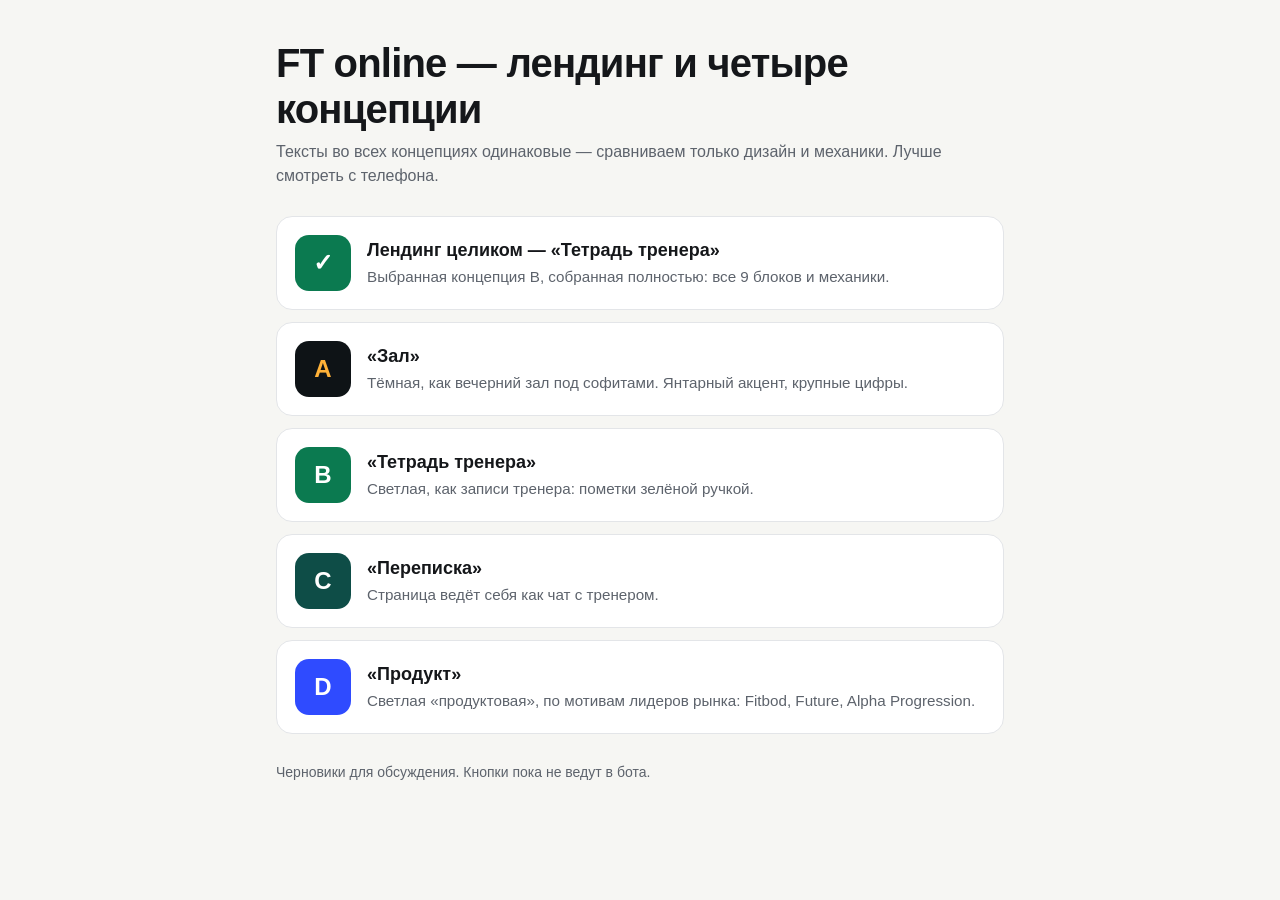
<file: index.html>
<!doctype html>
<html lang="ru">
<head>
  <meta charset="utf-8">
  <meta name="viewport" content="width=device-width, initial-scale=1">
  <meta name="robots" content="noindex">
  <title>FT online — лендинг и концепции</title>
  <style>
    :root { --ink: #15171a; --muted: #5d636c; --line: #e3e5e8; --bg: #f6f6f3; }
    * { box-sizing: border-box; }
    body { margin: 0; font-family: -apple-system, BlinkMacSystemFont, "Segoe UI", Roboto, Arial, sans-serif; color: var(--ink); background: var(--bg); line-height: 1.5; }
    main { max-width: 760px; margin: 0 auto; padding: 40px 16px 56px; }
    h1 { margin: 0 0 8px; font-size: clamp(1.75rem, 6vw, 2.5rem); line-height: 1.15; letter-spacing: -0.02em; }
    .lead { margin: 0 0 28px; color: var(--muted); }
    ul { list-style: none; margin: 0; padding: 0; display: grid; gap: 12px; }
    a.card { display: grid; grid-template-columns: 56px minmax(0, 1fr); gap: 16px; align-items: center; padding: 18px; border: 1px solid var(--line); border-radius: 16px; background: #fff; color: inherit; text-decoration: none; transition: border-color 0.15s; }
    a.card:hover { border-color: var(--ink); }
    a.card:focus-visible { outline: 3px solid #6f9cff; outline-offset: 3px; }
    .letter { display: grid; place-items: center; width: 56px; height: 56px; border-radius: 14px; font-size: 1.5rem; font-weight: 800; color: #fff; }
    .name { margin: 0; font-size: 1.125rem; font-weight: 700; }
    .desc { margin: 2px 0 0; color: var(--muted); font-size: 0.95rem; }
    .note { margin: 28px 0 0; color: var(--muted); font-size: 0.875rem; }
  </style>
</head>
<body>
  <main>
    <h1>FT online — лендинг и четыре концепции</h1>
    <p class="lead">Тексты во всех концепциях одинаковые — сравниваем только дизайн и механики. Лучше смотреть с телефона.</p>
    <ul>
      <li><a class="card" href="landing/"><span class="letter" style="background:#0b7a50">✓</span><span><p class="name">Лендинг целиком — «Тетрадь тренера»</p><p class="desc">Выбранная концепция B, собранная полностью: все 9 блоков и механики.</p></span></a></li>
      <li><a class="card" href="a/"><span class="letter" style="background:#0e1316;color:#ffb238">A</span><span><p class="name">«Зал»</p><p class="desc">Тёмная, как вечерний зал под софитами. Янтарный акцент, крупные цифры.</p></span></a></li>
      <li><a class="card" href="b/"><span class="letter" style="background:#0b7a50">B</span><span><p class="name">«Тетрадь тренера»</p><p class="desc">Светлая, как записи тренера: пометки зелёной ручкой.</p></span></a></li>
      <li><a class="card" href="c/"><span class="letter" style="background:#0e4d47">C</span><span><p class="name">«Переписка»</p><p class="desc">Страница ведёт себя как чат с тренером.</p></span></a></li>
      <li><a class="card" href="d/"><span class="letter" style="background:#2f4bff">D</span><span><p class="name">«Продукт»</p><p class="desc">Светлая «продуктовая», по мотивам лидеров рынка: Fitbod, Future, Alpha Progression.</p></span></a></li>
    </ul>
    <p class="note">Черновики для обсуждения. Кнопки пока не ведут в бота.</p>
  </main>
</body>
</html>
</file>
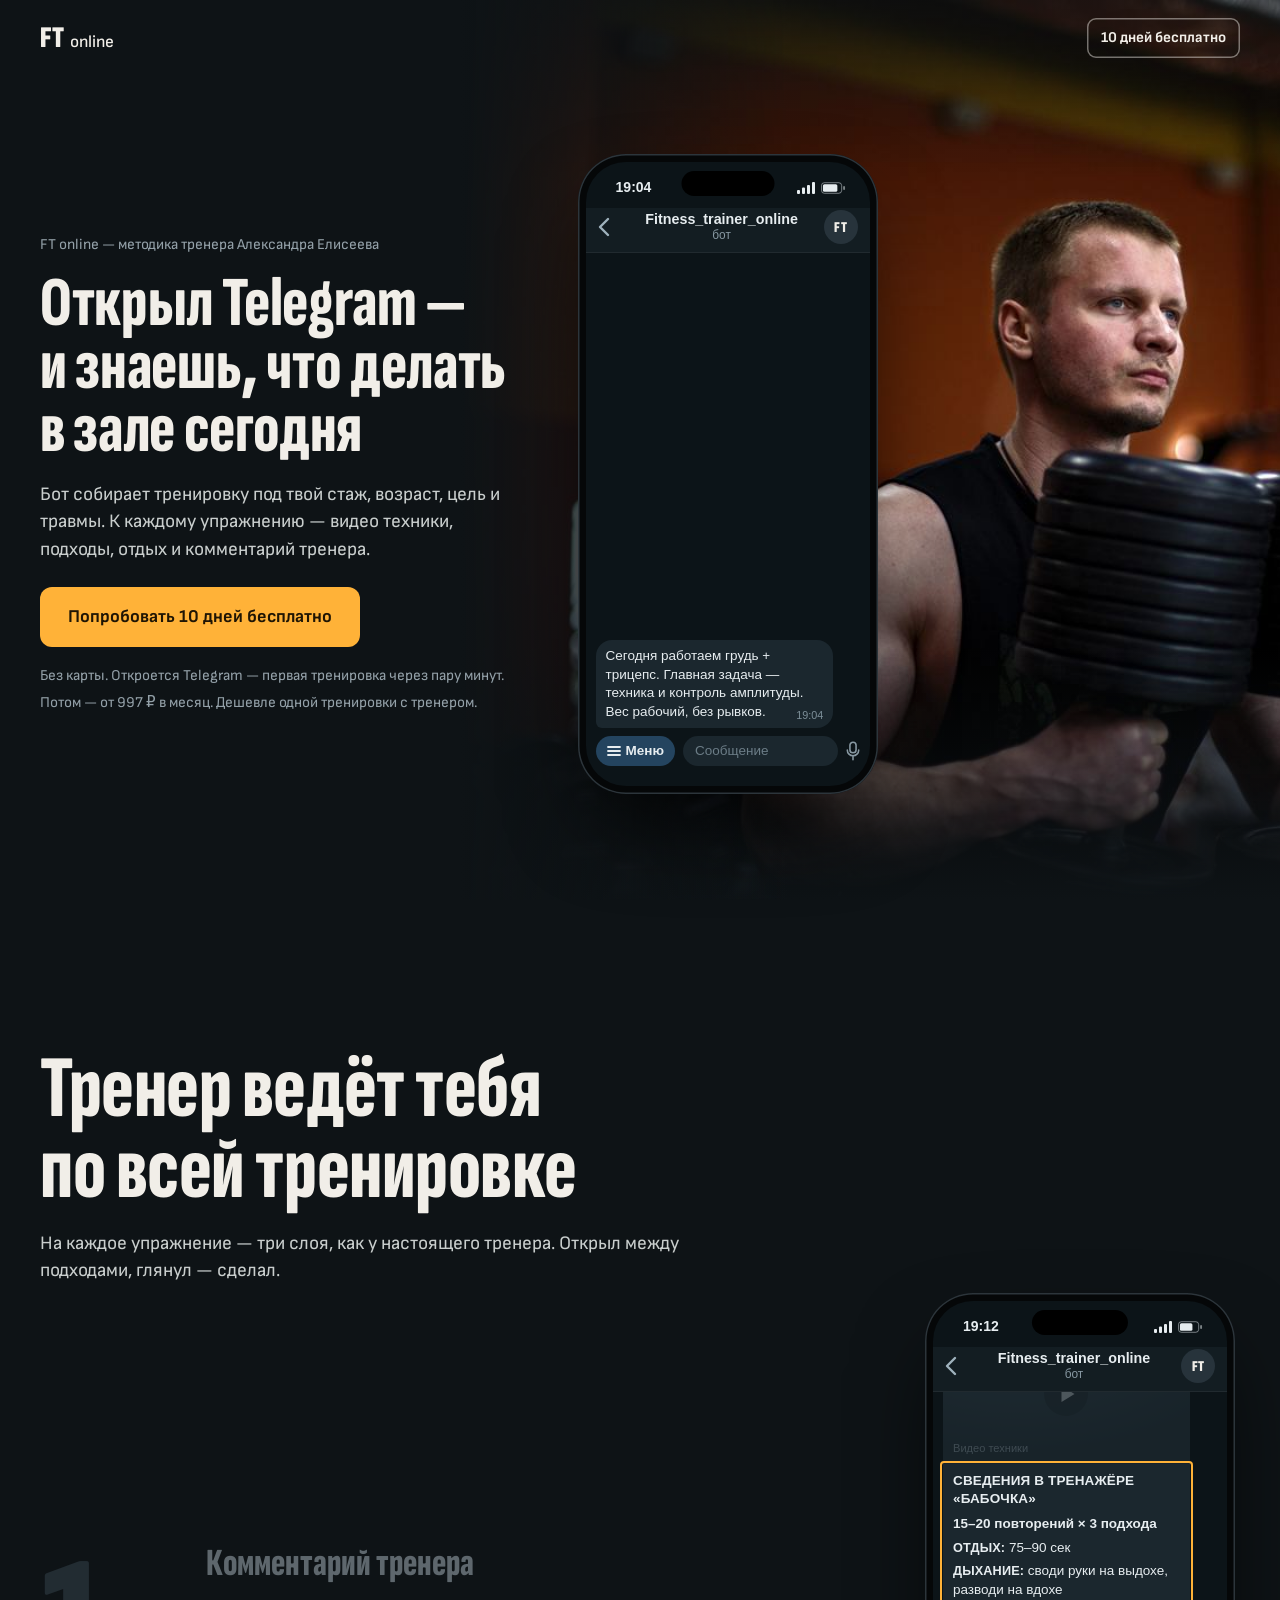
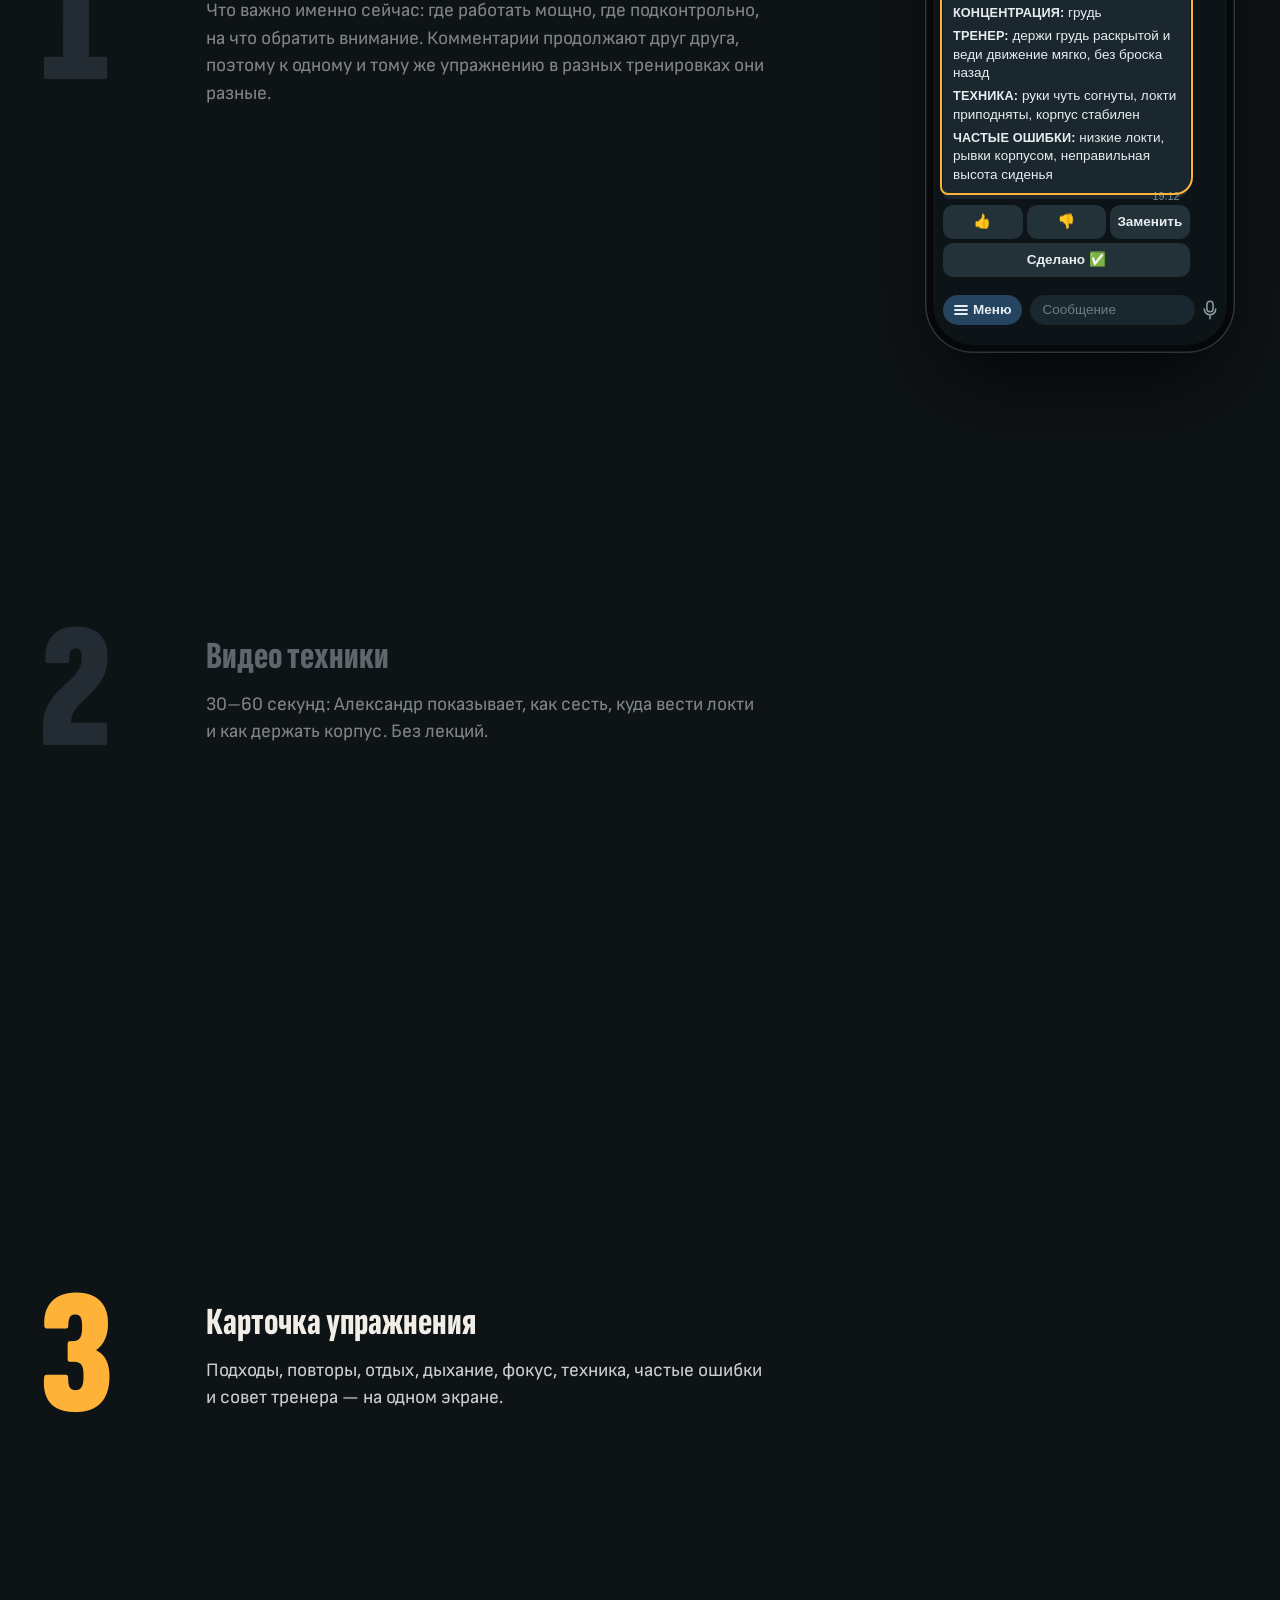
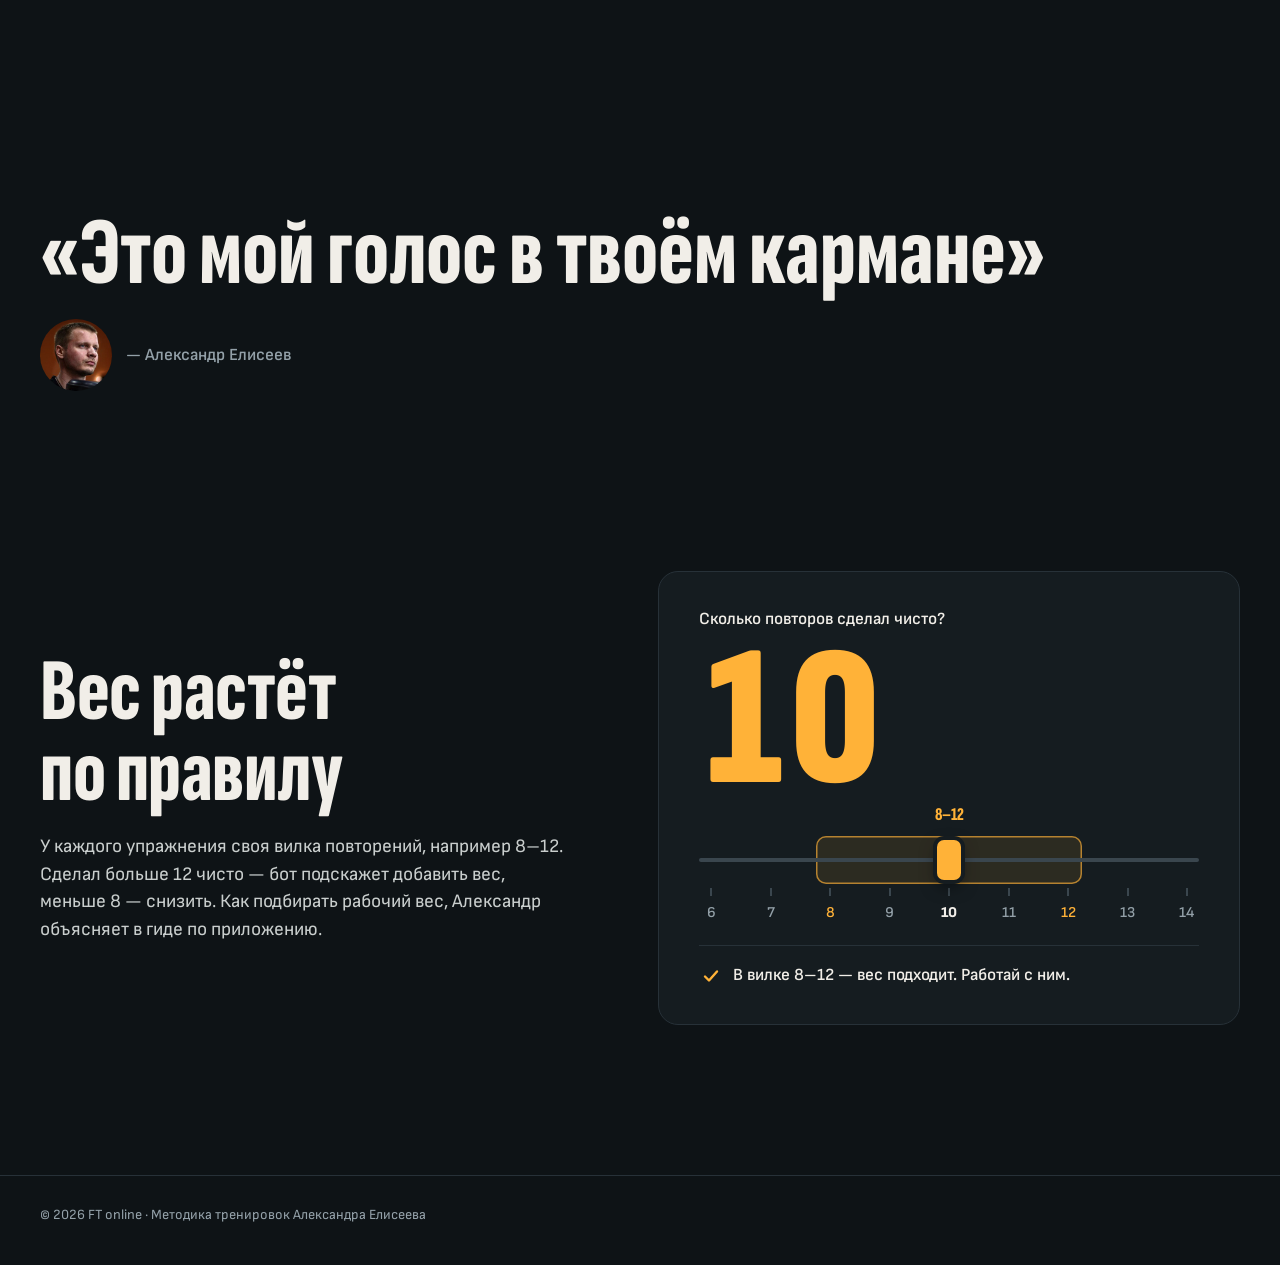
<file: a/index.html>
<!doctype html>
<html lang="ru">
<head>
  <meta charset="utf-8">
  <meta name="viewport" content="width=device-width, initial-scale=1">
  <title>FT online — концепция A «Зал»</title>
  <meta name="description" content="Концепция дизайна A «Зал» для лендинга FT online: первый экран, блок «Тренер ведёт тебя по всей тренировке» и ползунок повторов.">
  <meta name="robots" content="noindex">
  <meta name="theme-color" content="#0e1316">
  <link rel="preconnect" href="https://fonts.googleapis.com">
  <link rel="preconnect" href="https://fonts.gstatic.com" crossorigin>
  <link rel="stylesheet" href="https://fonts.googleapis.com/css2?family=Sofia+Sans+Extra+Condensed:wght@700..900&family=Sofia+Sans:wght@400..700&display=swap">
  <link rel="stylesheet" href="style.css">
</head>
<body>

<header class="top">
  <div class="wrap top__row">
    <a class="logo" href="#top"><b>FT</b> online</a>
    <a class="btn btn--sm" data-cta="header" href="#">10 дней бесплатно</a>
  </div>
</header>

<main id="top">

  <!-- 1. First screen: trainer photo + phone (M1) -->
  <section class="hero" id="hero">
    <div class="hero__photo">
      <img src="img/gym-1200.jpg"
           srcset="img/gym-1200.jpg 1200w, img/gym-2400.jpg 2400w"
           sizes="(min-width: 1024px) 64vw, 100vw"
           width="1200" height="800" fetchpriority="high"
           alt="Александр Елисеев в зале с гантелями">
    </div>

    <div class="wrap hero__grid">
      <div class="hero__text">
        <p class="hero__kicker">FT online&nbsp;— методика тренера Александра&nbsp;Елисеева</p>
        <h1>Открыл Telegram&nbsp;— и&nbsp;знаешь, что делать в&nbsp;зале сегодня</h1>
        <p class="hero__lead">Бот собирает тренировку под твой стаж, возраст, цель и травмы. К каждому упражнению&nbsp;— видео техники, подходы, отдых и комментарий тренера.</p>
        <a class="btn btn--lg hero__cta" data-cta="hero" href="#">Попробовать 10 дней бесплатно</a>
        <div class="hero__notes">
          <p>Без карты. Откроется Telegram&nbsp;— первая тренировка через пару минут.</p>
          <p>Потом&nbsp;— от <span class="nw" data-price="quarterPerMonth">997&nbsp;₽</span> в месяц. Дешевле одной тренировки с тренером.</p>
        </div>
      </div>

      <div class="hero__stage">
        <figure class="phone is-done" id="hero-phone" aria-label="Пример тренировки в боте: комментарий тренера и карточка упражнения">
          <div class="phone__screen">
            <div class="tg-status" aria-hidden="true">
              <span>19:04</span>
              <span class="tg-status__icons">
                <svg viewBox="0 0 18 12" width="18" height="12"><rect x="0" y="8" width="3" height="4" rx="1"/><rect x="5" y="5.5" width="3" height="6.5" rx="1"/><rect x="10" y="3" width="3" height="9" rx="1"/><rect x="15" y="0" width="3" height="12" rx="1"/></svg>
                <svg viewBox="0 0 26 12" width="25" height="12"><rect x="0.5" y="0.5" width="21" height="11" rx="3" fill="none" stroke="currentColor" opacity=".5"/><rect x="2" y="2" width="15" height="8" rx="1.6"/><rect x="23" y="4" width="2" height="4" rx="1" opacity=".5"/></svg>
              </span>
            </div>
            <div class="tg-head">
              <svg class="tg-head__back" viewBox="0 0 12 20" width="12" height="20" aria-hidden="true"><path d="M10 2 2 10l8 8" fill="none" stroke="currentColor" stroke-width="2.4" stroke-linecap="round" stroke-linejoin="round"/></svg>
              <p class="tg-head__title">
                <b>Fitness_trainer_online</b>
                <span class="tg-head__status">
                  <span class="tg-head__bot">бот</span>
                  <span class="tg-head__typing" aria-hidden="true">печатает…</span>
                </span>
              </p>
              <span class="tg-head__ava" aria-hidden="true">FT</span>
            </div>

            <div class="tg-chat">
              <div class="tg-feed">
                <div class="tg-msg" data-m1="comment">
                  <span class="tg-typing" aria-hidden="true"><i></i><i></i><i></i></span>
                  <p class="tg-msg__body">Сегодня работаем грудь + трицепс. Главная задача&nbsp;— техника и контроль амплитуды. Вес рабочий, без рывков.<time>19:04</time></p>
                </div>
                <div class="tg-msg tg-msg--media" data-m1="card">
                  <div class="tg-video" aria-hidden="true">
                    <span class="tg-video__chip">0:45</span>
                    <span class="tg-video__play"></span>
                    <span class="tg-video__label">Видео техники</span>
                  </div>
                  <div class="tg-card">
                    <p class="tg-card__title">Сведения в тренажёре «бабочка»</p>
                    <p class="tg-card__sets">15–20 повторений × 3 подхода</p>
                    <p><b>Отдых:</b> 75–90 сек</p>
                    <time>19:04</time>
                  </div>
                  <span class="tg-done-mark" aria-hidden="true"><svg viewBox="0 0 20 20" width="20" height="20"><path d="m5 10.5 3.2 3.2L15 7" fill="none" stroke="currentColor" stroke-width="2.6" stroke-linecap="round" stroke-linejoin="round"/></svg></span>
                </div>
                <div class="tg-keys" data-m1="keys">
                  <span>👍</span><span>👎</span><span>Заменить</span>
                  <span class="tg-keys__done">Сделано ✅</span>
                </div>
              </div>
            </div>

            <div class="tg-input" aria-hidden="true">
              <span class="tg-input__menu"><svg viewBox="0 0 14 10" width="14" height="10"><path d="M1 1h12M1 5h12M1 9h12" stroke="currentColor" stroke-width="1.8" stroke-linecap="round"/></svg>Меню</span>
              <span class="tg-input__field">Сообщение</span>
              <svg class="tg-input__mic" viewBox="0 0 16 22" width="14" height="20"><rect x="4.5" y="1" width="7" height="12" rx="3.5" fill="none" stroke="currentColor" stroke-width="1.8"/><path d="M1.5 10a6.5 6.5 0 0 0 13 0M8 16.5V21" fill="none" stroke="currentColor" stroke-width="1.8" stroke-linecap="round"/></svg>
            </div>
          </div>
        </figure>
      </div>
    </div>
  </section>

  <!-- 3. The trainer guides you through the whole workout (M2 layers) -->
  <section class="guide" id="inside">
    <div class="wrap">
      <div class="guide__head">
        <h2>Тренер ведёт тебя по&nbsp;всей тренировке</h2>
        <p class="guide__lead">На каждое упражнение&nbsp;— три слоя, как у&nbsp;настоящего тренера. Открыл между подходами, глянул&nbsp;— сделал.</p>
      </div>

      <div class="guide__body">
        <ol class="layers" aria-label="Три слоя упражнения">
          <li class="layer is-active" data-layer="comment">
            <h3 class="layer__head">
              <button class="layer__btn" type="button" aria-pressed="true" aria-controls="layers-phone">
                <span class="layer__num" data-n="1" aria-hidden="true">1</span>
                <span class="layer__title">Комментарий<span class="layer__tail"> тренера</span></span>
              </button>
            </h3>
            <p class="layer__text">Что важно именно сейчас: где работать мощно, где подконтрольно, на&nbsp;что обратить внимание. Комментарии продолжают друг друга, поэтому к&nbsp;одному и&nbsp;тому&nbsp;же упражнению в&nbsp;разных тренировках они разные.</p>
          </li>
          <li class="layer" data-layer="video">
            <h3 class="layer__head">
              <button class="layer__btn" type="button" aria-pressed="false" aria-controls="layers-phone">
                <span class="layer__num" data-n="2" aria-hidden="true">2</span>
                <span class="layer__title">Видео<span class="layer__tail"> техники</span></span>
              </button>
            </h3>
            <p class="layer__text">30–60 секунд: Александр показывает, как сесть, куда вести локти и&nbsp;как держать корпус. Без лекций.</p>
          </li>
          <li class="layer" data-layer="card">
            <h3 class="layer__head">
              <button class="layer__btn" type="button" aria-pressed="false" aria-controls="layers-phone">
                <span class="layer__num" data-n="3" aria-hidden="true">3</span>
                <span class="layer__title">Карточка<span class="layer__tail"> упражнения</span></span>
              </button>
            </h3>
            <p class="layer__text">Подходы, повторы, отдых, дыхание, фокус, техника, частые ошибки и&nbsp;совет тренера&nbsp;— на&nbsp;одном экране.</p>
          </li>
        </ol>

        <div class="guide__stage">
          <figure class="phone phone--layers" id="layers-phone" data-active="comment" aria-label="Упражнение в боте: комментарий тренера, видео техники и карточка упражнения">
            <div class="phone__screen">
              <div class="tg-status" aria-hidden="true">
                <span>19:12</span>
                <span class="tg-status__icons">
                  <svg viewBox="0 0 18 12" width="18" height="12"><rect x="0" y="8" width="3" height="4" rx="1"/><rect x="5" y="5.5" width="3" height="6.5" rx="1"/><rect x="10" y="3" width="3" height="9" rx="1"/><rect x="15" y="0" width="3" height="12" rx="1"/></svg>
                  <svg viewBox="0 0 26 12" width="25" height="12"><rect x="0.5" y="0.5" width="21" height="11" rx="3" fill="none" stroke="currentColor" opacity=".5"/><rect x="2" y="2" width="13" height="8" rx="1.6"/><rect x="23" y="4" width="2" height="4" rx="1" opacity=".5"/></svg>
                </span>
              </div>
              <div class="tg-head">
                <svg class="tg-head__back" viewBox="0 0 12 20" width="12" height="20" aria-hidden="true"><path d="M10 2 2 10l8 8" fill="none" stroke="currentColor" stroke-width="2.4" stroke-linecap="round" stroke-linejoin="round"/></svg>
                <p class="tg-head__title">
                  <b>Fitness_trainer_online</b>
                  <span class="tg-head__status"><span class="tg-head__bot">бот</span></span>
                </p>
                <span class="tg-head__ava" aria-hidden="true">FT</span>
              </div>

              <div class="tg-chat">
                <div class="tg-feed">
                  <div class="tg-msg tg-part" data-part="comment">
                    <p class="tg-msg__body">Сделай до упора, это твоё ключевое упражнение на грудь сегодня.<time>19:12</time></p>
                  </div>
                  <div class="tg-msg tg-msg--media">
                    <div class="tg-video tg-part" data-part="video" aria-hidden="true">
                      <span class="tg-video__chip">0:45</span>
                      <span class="tg-video__play"></span>
                      <span class="tg-video__label">Видео техники</span>
                    </div>
                    <div class="tg-card tg-part" data-part="card">
                      <p class="tg-card__title">Сведения в тренажёре «бабочка»</p>
                      <p class="tg-card__sets">15–20 повторений × 3 подхода</p>
                      <dl class="tg-card__rows">
                        <div><dt>Отдых:</dt> <dd>75–90 сек</dd></div>
                        <div><dt>Дыхание:</dt> <dd>своди руки на выдохе, разводи на вдохе</dd></div>
                        <div><dt>Концентрация:</dt> <dd>грудь</dd></div>
                        <div><dt>Тренер:</dt> <dd>держи грудь раскрытой и веди движение мягко, без броска назад</dd></div>
                        <div><dt>Техника:</dt> <dd>руки чуть согнуты, локти приподняты, корпус стабилен</dd></div>
                        <div><dt>Частые ошибки:</dt> <dd>низкие локти, рывки корпусом, неправильная высота сиденья</dd></div>
                      </dl>
                      <time>19:12</time>
                    </div>
                  </div>
                  <div class="tg-keys tg-part tg-part--keys" data-part="card">
                    <span>👍</span><span>👎</span><span>Заменить</span>
                    <span class="tg-keys__done">Сделано ✅</span>
                  </div>
                </div>
              </div>

              <div class="tg-input" aria-hidden="true">
                <span class="tg-input__menu"><svg viewBox="0 0 14 10" width="14" height="10"><path d="M1 1h12M1 5h12M1 9h12" stroke="currentColor" stroke-width="1.8" stroke-linecap="round"/></svg>Меню</span>
                <span class="tg-input__field">Сообщение</span>
                <svg class="tg-input__mic" viewBox="0 0 16 22" width="14" height="20"><rect x="4.5" y="1" width="7" height="12" rx="3.5" fill="none" stroke="currentColor" stroke-width="1.8"/><path d="M1.5 10a6.5 6.5 0 0 0 13 0M8 16.5V21" fill="none" stroke="currentColor" stroke-width="1.8" stroke-linecap="round"/></svg>
              </div>
            </div>
          </figure>
        </div>
      </div>

      <figure class="voice">
        <blockquote class="voice__text"><p>«Это мой голос в&nbsp;твоём кармане»</p></blockquote>
        <figcaption class="voice__who">
          <img class="voice__ava" src="img/face.jpg" width="240" height="240" loading="lazy" alt="">
          — Александр Елисеев
        </figcaption>
      </figure>
    </div>
  </section>

  <!-- 5 (fragment). Weight grows by the rule (M4 reps slider) -->
  <section class="weight" id="weight">
    <div class="wrap weight__grid">
      <div class="weight__text">
        <h2>Вес растёт по&nbsp;правилу</h2>
        <p>У каждого упражнения своя вилка повторений, например <span class="nw">8–12</span>. Сделал больше 12 чисто&nbsp;— бот подскажет добавить вес, меньше 8&nbsp;— снизить. Как подбирать рабочий вес, Александр объясняет в&nbsp;гиде по&nbsp;приложению.</p>
      </div>

      <div class="reps" data-zone="ok">
        <label class="reps__q" for="reps">Сколько повторов сделал чисто?</label>
        <p class="reps__count" aria-hidden="true">10</p>
        <div class="reps__scale">
          <span class="reps__band" aria-hidden="true">8–12</span>
          <input class="reps__input" id="reps" type="range" min="6" max="14" step="1" value="10" aria-describedby="reps-verdict">
          <ol class="reps__ticks" aria-hidden="true">
            <li>6</li><li>7</li><li class="is-edge">8</li><li>9</li><li>10</li><li>11</li><li class="is-edge">12</li><li>13</li><li>14</li>
          </ol>
        </div>
        <output class="reps__verdict" id="reps-verdict" for="reps" aria-live="polite">
          <svg class="reps__icon" viewBox="0 0 24 24" width="24" height="24" aria-hidden="true"><path class="reps__icon-ok" d="m6 12.5 4 4 8-9" /><path class="reps__icon-arrow" d="M12 19V5m-6 6 6-6 6 6" /></svg>
          <span class="reps__msg">В вилке 8–12&nbsp;— вес подходит. Работай с&nbsp;ним.</span>
        </output>
      </div>
    </div>
  </section>

</main>

<footer class="foot">
  <div class="wrap">
    <p>© 2026 FT online · Методика тренировок Александра&nbsp;Елисеева</p>
  </div>
</footer>

<div class="sticky-cta" inert>
  <a class="btn btn--lg" data-cta="sticky" href="#">Попробовать 10 дней бесплатно</a>
</div>

<div class="toast" role="status" aria-live="polite"></div>

<script src="main.js" defer></script>
</body>
</html>
</file>
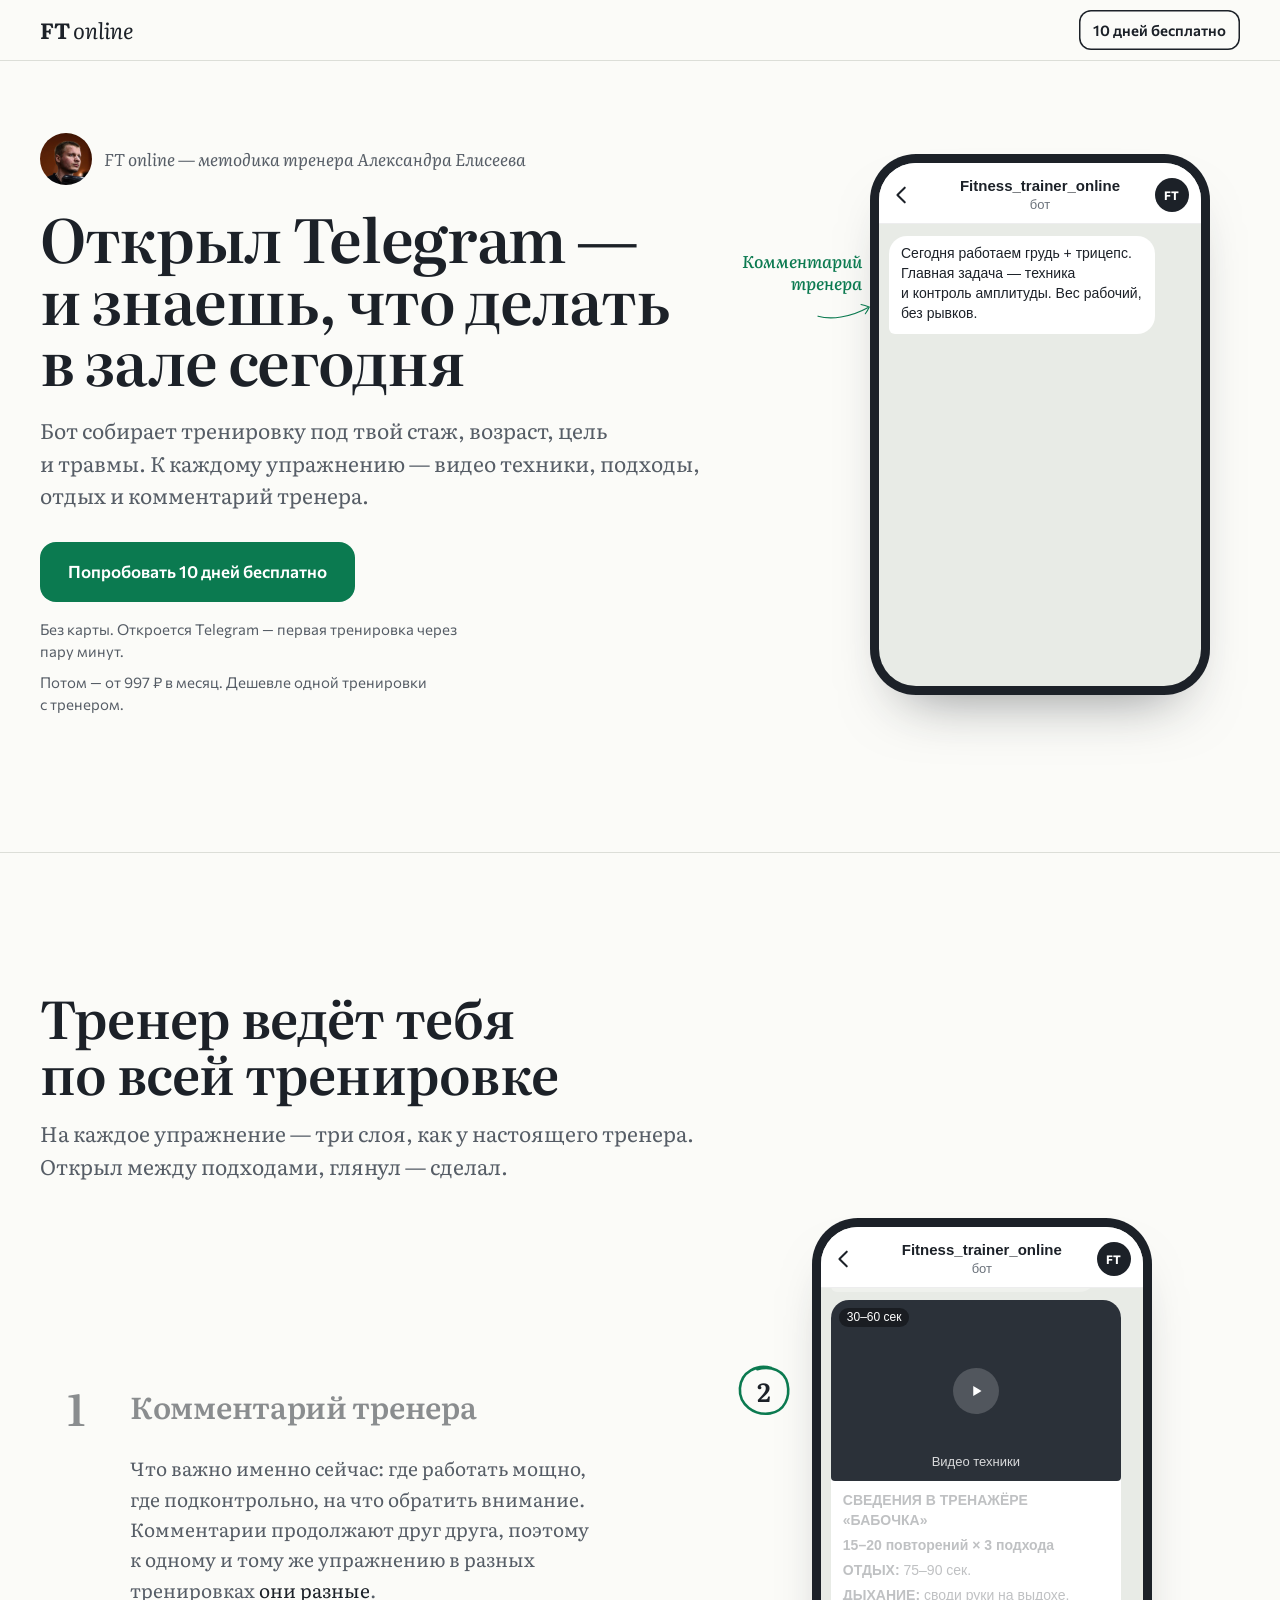
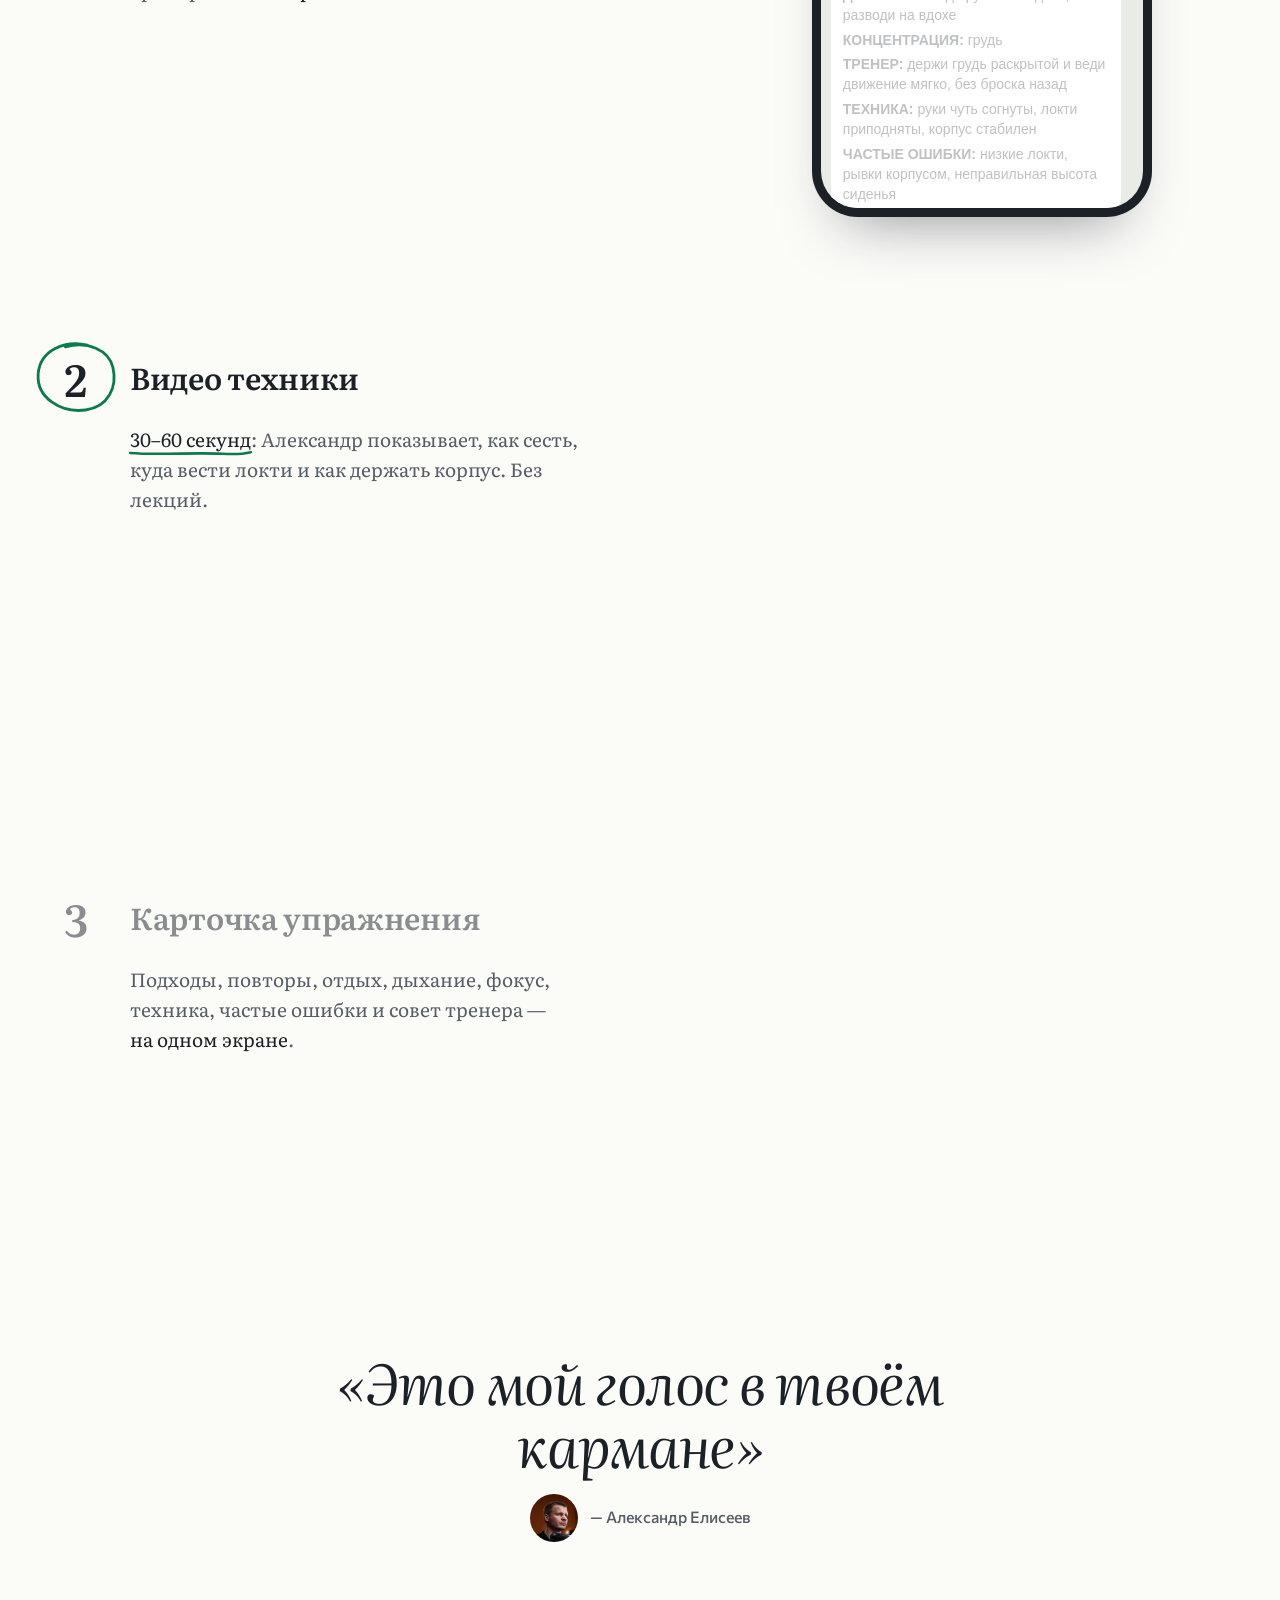
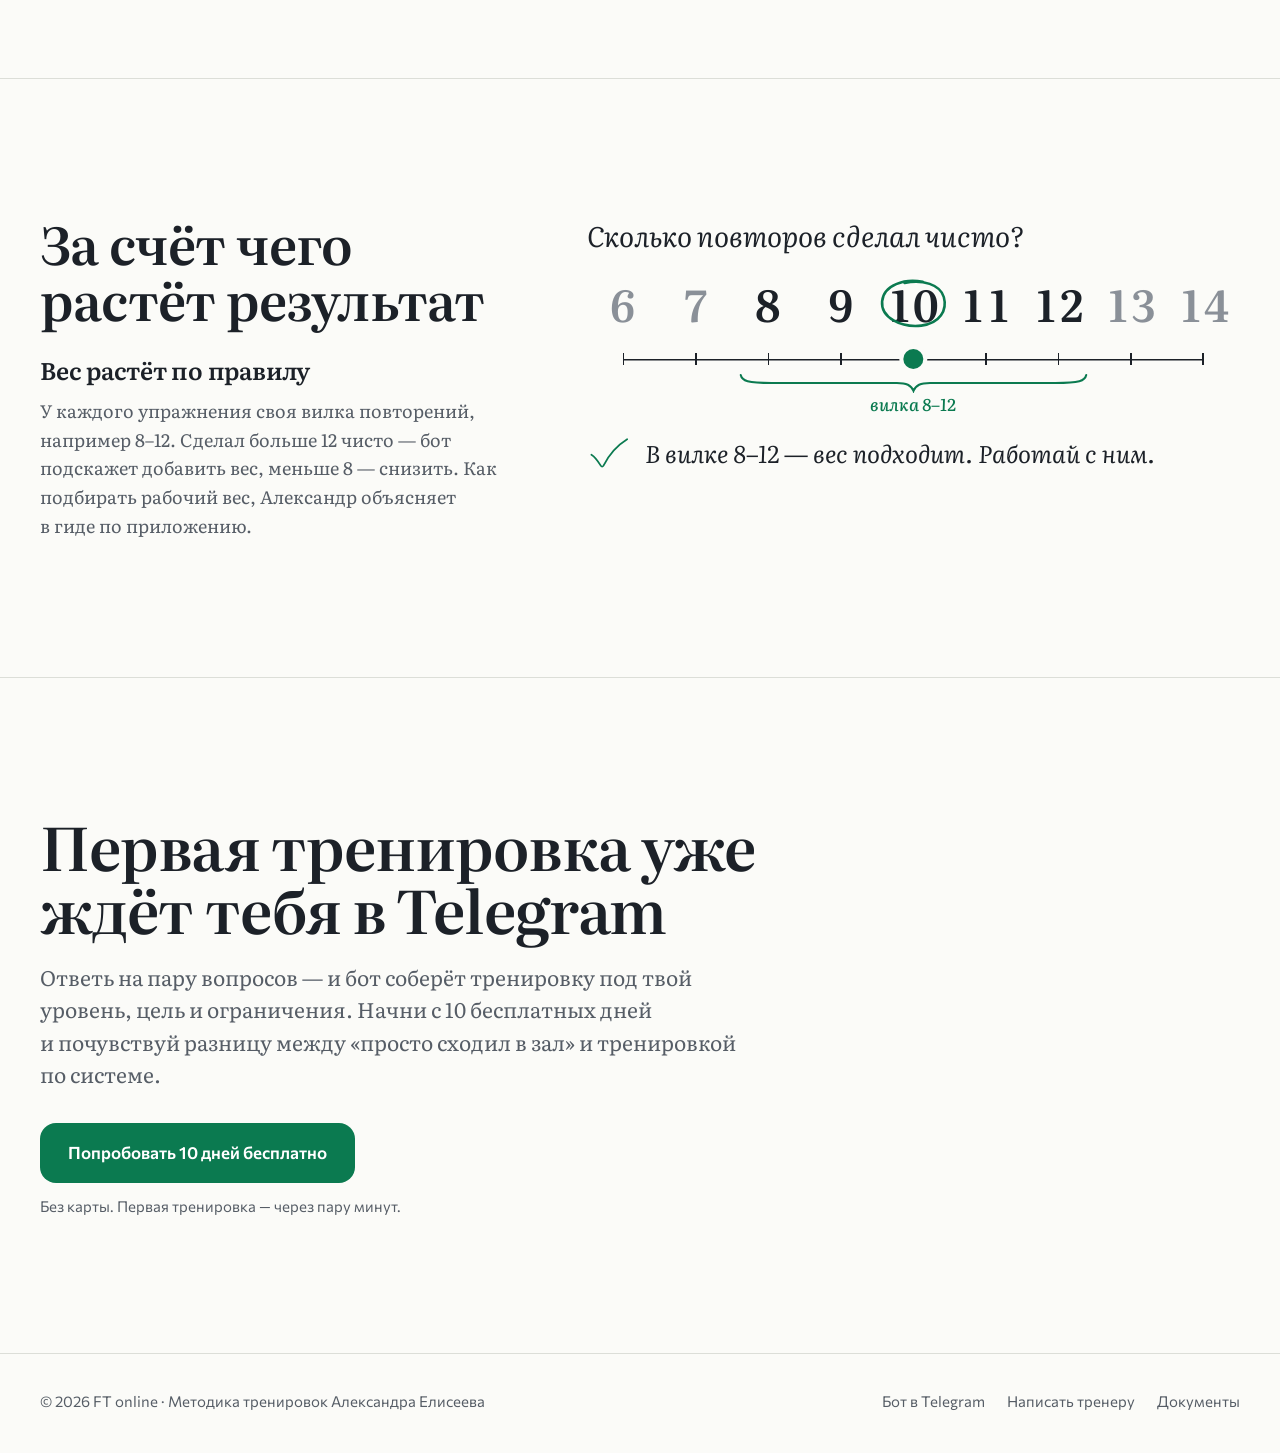
<file: b/index.html>
<!doctype html>
<html lang="ru">
<head>
  <meta charset="utf-8">
  <meta name="viewport" content="width=device-width, initial-scale=1">
  <title>FT online — концепция B «Тетрадь тренера»</title>
  <meta name="description" content="Профессиональный инструмент для эффективных тренировок в зале. Бот в Telegram собирает тренировку под твой стаж, возраст, цель и травмы: видео техники и комментарий тренера к каждому упражнению. 10 дней бесплатно, без карты.">
  <meta name="robots" content="noindex">
  <meta name="theme-color" content="#fbfbf8">
  <link rel="preconnect" href="https://fonts.googleapis.com">
  <link rel="preconnect" href="https://fonts.gstatic.com" crossorigin>
  <link rel="stylesheet" href="https://fonts.googleapis.com/css2?family=Commissioner:wght@400..700&family=Literata:ital,opsz,wght@0,7..72,400..700;1,7..72,400..600&display=swap">
  <link rel="stylesheet" href="styles.css">
  <script>document.documentElement.classList.add("js");</script>
</head>
<body>

<!-- Hand-drawn pen marks, reused below -->
<svg class="sprite" aria-hidden="true" focusable="false">
  <symbol id="pen-tick" viewBox="0 0 80 64">
    <path d="M8 35 C 13 38, 19 45, 25 55 C 26.5 57.5, 28.5 57.5, 30 55 C 39 37, 52 20, 73 7"/>
  </symbol>
  <symbol id="pen-circle" viewBox="0 0 100 100" preserveAspectRatio="none">
    <path d="M63 9 C 38 2, 9 15, 7 45 C 5 75, 33 94, 61 90 C 87 86, 97 61, 92 37 C 87 14, 63 4, 38 11" vector-effect="non-scaling-stroke"/>
  </symbol>
  <symbol id="pen-under-a" viewBox="0 0 120 12" preserveAspectRatio="none">
    <path d="M3 7 C 25 4, 55 3, 80 5 C 95 6, 108 8, 117 5" vector-effect="non-scaling-stroke"/>
  </symbol>
  <symbol id="pen-under-b" viewBox="0 0 120 12" preserveAspectRatio="none">
    <path d="M3 5 C 30 8, 62 4, 90 6 C 102 7, 111 6, 117 4" vector-effect="non-scaling-stroke"/>
  </symbol>
  <symbol id="pen-brace" viewBox="0 0 300 30" preserveAspectRatio="none">
    <path d="M4 3 C 5 12, 10 15, 30 15 L 136 15 C 144 15, 148 18, 150 27 C 152 18, 156 15, 164 15 L 270 15 C 290 15, 295 12, 296 3" vector-effect="non-scaling-stroke"/>
  </symbol>
  <symbol id="pen-arrow" viewBox="0 0 120 60">
    <path d="M6 48 C 32 52, 70 42, 103 17"/>
    <path d="M88 13 C 94 13.5, 100 14.5, 105 15.5 C 103.5 20.5, 101.5 25.5, 99 30"/>
  </symbol>
  <symbol id="pen-arrow-down" viewBox="0 0 40 100">
    <path d="M12 4 C 6 34, 9 64, 22 92"/>
    <path d="M10 81 C 14 85, 18 89, 22.5 93 C 24.5 87, 27 82, 30 77"/>
  </symbol>
  <symbol id="pen-up" viewBox="0 0 40 48">
    <path d="M20 44 C 19 32, 20 18, 21 6"/>
    <path d="M9 17 C 13 13, 17 9, 21 5 C 25 9, 29 13, 33 17"/>
  </symbol>
  <symbol id="pen-down" viewBox="0 0 40 48">
    <path d="M20 4 C 21 16, 20 30, 19 42"/>
    <path d="M7 31 C 11 35, 15 39, 19 43 C 23 39, 27 35, 31 31"/>
  </symbol>
</svg>

<header class="site-header">
  <div class="wrap site-header__row">
    <a class="logo" href="#top"><b>FT</b> <i>online</i></a>
    <a class="btn btn--sm" data-cta="header" href="#">10 дней бесплатно</a>
  </div>
</header>

<main id="top">

  <!-- 1. First screen + M1 "the phone comes alive" -->
  <section class="hero" id="hero">
    <div class="wrap hero__grid">
      <div class="hero__text">
        <p class="hero__kicker">
          <img src="img/face.jpg" alt="Александр Елисеев" width="56" height="56">
          <span>FT online&nbsp;— методика тренера Александра Елисеева</span>
        </p>
        <h1 class="hero__title">Открыл Telegram&nbsp;— и&nbsp;знаешь, что делать в&nbsp;зале сегодня</h1>
        <p class="hero__lead">Бот собирает тренировку под твой стаж, возраст, цель и&nbsp;травмы. К&nbsp;каждому упражнению&nbsp;— видео техники, подходы, отдых и&nbsp;комментарий тренера.</p>
        <div class="hero__action">
          <a class="btn btn--lg" data-cta="hero" href="#">Попробовать 10&nbsp;дней бесплатно</a>
          <p class="fine">Без карты. Откроется Telegram&nbsp;— первая тренировка через пару минут.</p>
          <p class="fine">Потом&nbsp;— от <span data-price="quarterPerMonth">997&nbsp;₽</span> в&nbsp;месяц. Дешевле одной тренировки с&nbsp;тренером.</p>
        </div>
      </div>

      <div class="hero__visual">
        <p class="margin-note hero__note">Комментарий тренера<svg class="margin-note__arrow margin-note__arrow--side" aria-hidden="true"><use href="#pen-arrow"/></svg><svg class="margin-note__arrow margin-note__arrow--down" aria-hidden="true"><use href="#pen-arrow-down"/></svg></p>

        <figure class="phone m1" aria-label="Пример тренировки в боте: комментарий тренера и карточка упражнения">
          <div class="phone__screen">
            <div class="tg-head">
              <svg class="tg-head__back" viewBox="0 0 24 24" aria-hidden="true"><path d="M15 4 L7 12 L15 20"/></svg>
              <p class="tg-head__title"><b>Fitness_trainer_online</b><span class="tg-head__status"><span class="st-idle">бот</span><span class="st-typing">печатает…</span></span></p>
              <span class="tg-head__ava" aria-hidden="true">FT</span>
            </div>
            <div class="tg-chat">
              <div class="tg-chat__feed">
                <p class="tg-typing" aria-hidden="true"><i></i><i></i><i></i></p>
                <p class="tg-msg tg-msg--text">Сегодня работаем грудь + трицепс. Главная задача&nbsp;— техника и&nbsp;контроль амплитуды. Вес рабочий, без рывков.</p>
                <div class="tg-msg tg-msg--media">
                  <div class="tg-video tg-video--short" role="img" aria-label="Видео техники, 30–60 секунд">
                    <span class="tg-video__time">30–60 сек</span>
                    <span class="tg-video__play"><svg viewBox="0 0 24 24" aria-hidden="true"><path d="M9 6.5 L18 12 L9 17.5 Z"/></svg></span>
                  </div>
                  <div class="tg-caption">
                    <p class="tg-caption__title">Сведения в тренажёре «бабочка»</p>
                    <p><b>15–20 повторений × 3 подхода</b></p>
                    <p><b class="tg-label">Отдых:</b> 75–90 сек.</p>
                  </div>
                </div>
                <div class="tg-keys">
                  <span class="tg-key">👍</span><span class="tg-key">👎</span><span class="tg-key">Заменить</span>
                  <span class="tg-key tg-key--wide tg-key--done">Сделано ✅</span>
                </div>
              </div>
            </div>
          </div>
          <span class="ink m1__tick" aria-hidden="true"><svg><use href="#pen-tick"/></svg></span>
        </figure>
      </div>
    </div>
  </section>

  <!-- 3. The trainer leads you through the workout + M2 "layers" -->
  <section class="inside" id="inside" data-active="1">
    <div class="wrap">
      <div class="section-head">
        <h2>Тренер ведёт тебя по&nbsp;всей тренировке</h2>
        <p class="lead">На каждое упражнение&nbsp;— три слоя, как у&nbsp;настоящего тренера. Открыл между подходами, глянул&nbsp;— сделал.</p>
      </div>

      <div class="inside__grid">
        <div class="layer-tabs" role="group" aria-label="Слои упражнения">
          <button type="button" class="layer-tab" data-layer="1" aria-pressed="true">Комментарий</button>
          <button type="button" class="layer-tab" data-layer="2" aria-pressed="false">Видео</button>
          <button type="button" class="layer-tab" data-layer="3" aria-pressed="false">Карточка</button>
          <span class="layer-tabs__mark" aria-hidden="true"><span class="ink is-drawn"><svg><use href="#pen-under-a"/></svg></span></span>
        </div>

        <ol class="layers">
          <li class="layer is-active" data-layer="1">
            <h3 class="layer__head">
              <button type="button" class="layer__btn" data-layer="1" aria-pressed="true">
                <span class="layer__num">1<span class="ink" aria-hidden="true"><svg><use href="#pen-circle"/></svg></span></span>
                <span class="layer__name">Комментарий тренера</span>
              </button>
            </h3>
            <p class="layer__text">Что важно именно сейчас: где работать мощно, где подконтрольно, на&nbsp;что обратить внимание. Комментарии продолжают друг друга, поэтому к&nbsp;одному и&nbsp;тому&nbsp;же упражнению в&nbsp;разных тренировках <span class="hl">они разные<span class="ink" aria-hidden="true"><svg><use href="#pen-under-a"/></svg></span></span>.</p>
          </li>
          <li class="layer" data-layer="2">
            <h3 class="layer__head">
              <button type="button" class="layer__btn" data-layer="2" aria-pressed="false">
                <span class="layer__num">2<span class="ink" aria-hidden="true"><svg><use href="#pen-circle"/></svg></span></span>
                <span class="layer__name">Видео техники</span>
              </button>
            </h3>
            <p class="layer__text"><span class="hl">30–60 секунд<span class="ink" aria-hidden="true"><svg><use href="#pen-under-b"/></svg></span></span>: Александр показывает, как сесть, куда вести локти и&nbsp;как держать корпус. Без лекций.</p>
          </li>
          <li class="layer" data-layer="3">
            <h3 class="layer__head">
              <button type="button" class="layer__btn" data-layer="3" aria-pressed="false">
                <span class="layer__num">3<span class="ink" aria-hidden="true"><svg><use href="#pen-circle"/></svg></span></span>
                <span class="layer__name">Карточка упражнения</span>
              </button>
            </h3>
            <p class="layer__text">Подходы, повторы, отдых, дыхание, фокус, техника, частые ошибки и&nbsp;совет тренера&nbsp;— <span class="hl">на&nbsp;одном экране<span class="ink" aria-hidden="true"><svg><use href="#pen-under-a"/></svg></span></span>.</p>
          </li>
        </ol>

        <div class="inside__visual">
          <figure class="phone layers-phone" aria-label="Пример упражнения в боте: комментарий тренера, видео техники и карточка">
            <div class="phone__screen">
              <div class="tg-head">
                <svg class="tg-head__back" viewBox="0 0 24 24" aria-hidden="true"><path d="M15 4 L7 12 L15 20"/></svg>
                <p class="tg-head__title"><b>Fitness_trainer_online</b><span class="tg-head__status">бот</span></p>
                <span class="tg-head__ava" aria-hidden="true">FT</span>
              </div>
              <div class="tg-chat">
                <div class="tg-chat__feed">
                  <p class="tg-msg tg-msg--text" data-part="1">Сделай до упора, это твоё ключевое упражнение на&nbsp;грудь сегодня.</p>
                  <div class="tg-msg tg-msg--media">
                    <div class="tg-video" data-part="2" role="img" aria-label="Видео техники, 30–60 секунд">
                      <span class="tg-video__time">30–60 сек</span>
                      <span class="tg-video__play"><svg viewBox="0 0 24 24" aria-hidden="true"><path d="M9 6.5 L18 12 L9 17.5 Z"/></svg></span>
                      <span class="tg-video__label">Видео техники</span>
                    </div>
                    <div class="tg-caption" data-part="3">
                      <p class="tg-caption__title">Сведения в тренажёре «бабочка»</p>
                      <p><b>15–20 повторений × 3 подхода</b></p>
                      <p><b class="tg-label">Отдых:</b> 75–90 сек.</p>
                      <p><b class="tg-label">Дыхание:</b> своди руки на выдохе, разводи на вдохе</p>
                      <p><b class="tg-label">Концентрация:</b> грудь</p>
                      <p><b class="tg-label">Тренер:</b> держи грудь раскрытой и веди движение мягко, без броска назад</p>
                      <p><b class="tg-label">Техника:</b> руки чуть согнуты, локти приподняты, корпус стабилен</p>
                      <p><b class="tg-label">Частые ошибки:</b> низкие локти, рывки корпусом, неправильная высота сиденья</p>
                    </div>
                  </div>
                  <div class="tg-keys" data-part="3">
                    <span class="tg-key">👍</span><span class="tg-key">👎</span><span class="tg-key">Заменить</span>
                    <span class="tg-key tg-key--wide">Сделано ✅</span>
                  </div>
                </div>
              </div>
            </div>
          </figure>
          <span class="layers-marker" aria-hidden="true"><span class="layers-marker__num">1</span><svg><use href="#pen-circle"/></svg></span>
        </div>
      </div>

      <figure class="pull">
        <blockquote><p>«Это мой голос в&nbsp;твоём кармане»</p></blockquote>
        <figcaption><img src="img/face.jpg" alt="" width="56" height="56" loading="lazy">—&nbsp;Александр Елисеев</figcaption>
      </figure>
    </div>
  </section>

  <!-- 5 (part). The weight grows by the rule + M4 "reps slider" -->
  <section class="reps" id="reps">
    <div class="wrap reps__grid">
      <div class="reps__text">
        <h2>За счёт чего растёт результат</h2>
        <h3>Вес растёт по&nbsp;правилу</h3>
        <p>У&nbsp;каждого упражнения своя вилка повторений, например 8–12. Сделал больше 12 чисто&nbsp;— бот подскажет добавить вес, меньше 8&nbsp;— снизить. Как подбирать рабочий вес, Александр объясняет в&nbsp;гиде по&nbsp;приложению.</p>
      </div>

      <div class="reps-widget" data-zone="ok" style="--i: 4">
        <label class="reps-widget__q" for="reps-input">Сколько повторов сделал чисто?</label>
        <div class="scale">
          <input class="scale__input" id="reps-input" type="range" min="6" max="14" step="1" value="10" aria-valuetext="10 повторов">
          <ol class="scale__nums" aria-hidden="true">
            <li>6</li><li>7</li><li class="is-in">8</li><li class="is-in">9</li><li class="is-in">10</li><li class="is-in">11</li><li class="is-in">12</li><li>13</li><li>14</li>
          </ol>
          <span class="scale__line" aria-hidden="true"></span>
          <span class="scale__thumb" aria-hidden="true">
            <svg class="scale__circle"><use href="#pen-circle"/></svg>
            <span class="scale__knob"></span>
          </span>
          <span class="scale__brace" aria-hidden="true"><svg><use href="#pen-brace"/></svg></span>
          <span class="scale__range" aria-hidden="true">вилка 8–12</span>
        </div>
        <p class="verdict" aria-live="polite">
          <span class="verdict__mark" aria-hidden="true">
            <svg class="verdict__icon verdict__icon--ok"><use href="#pen-tick"/></svg>
            <svg class="verdict__icon verdict__icon--high"><use href="#pen-up"/></svg>
            <svg class="verdict__icon verdict__icon--low"><use href="#pen-down"/></svg>
          </span>
          <span class="verdict__text">В вилке 8–12&nbsp;— вес подходит. Работай с&nbsp;ним.</span>
        </p>
      </div>
    </div>
  </section>

  <!-- 9 (final screen) -->
  <section class="final" id="final">
    <div class="wrap final__inner">
      <h2>Первая тренировка уже ждёт тебя в&nbsp;Telegram</h2>
      <p class="lead">Ответь на&nbsp;пару вопросов&nbsp;— и&nbsp;бот соберёт тренировку под твой уровень, цель и&nbsp;ограничения. Начни с&nbsp;10&nbsp;бесплатных дней и&nbsp;почувствуй разницу между «просто сходил в&nbsp;зал» и&nbsp;тренировкой по&nbsp;системе.</p>
      <div class="final__action">
        <a class="btn btn--lg" data-cta="final" href="#">Попробовать 10&nbsp;дней бесплатно</a>
        <p class="fine">Без карты. Первая тренировка&nbsp;— через пару минут.</p>
      </div>
    </div>
  </section>

</main>

<footer class="site-footer">
  <div class="wrap site-footer__row">
    <p>© 2026 FT online · Методика тренировок Александра Елисеева</p>
    <nav aria-label="Ссылки в подвале">
      <a data-cta="footer" href="#">Бот в Telegram</a>
      <a data-contact href="#">Написать тренеру</a>
      <a data-soon href="#">Документы</a>
    </nav>
  </div>
</footer>

<div class="sticky-cta" inert>
  <a class="btn btn--lg btn--block" data-cta="sticky" href="#">Попробовать 10&nbsp;дней бесплатно</a>
</div>

<div class="toast" role="status" aria-live="polite"></div>

<script src="main.js" defer></script>
</body>
</html>
</file>
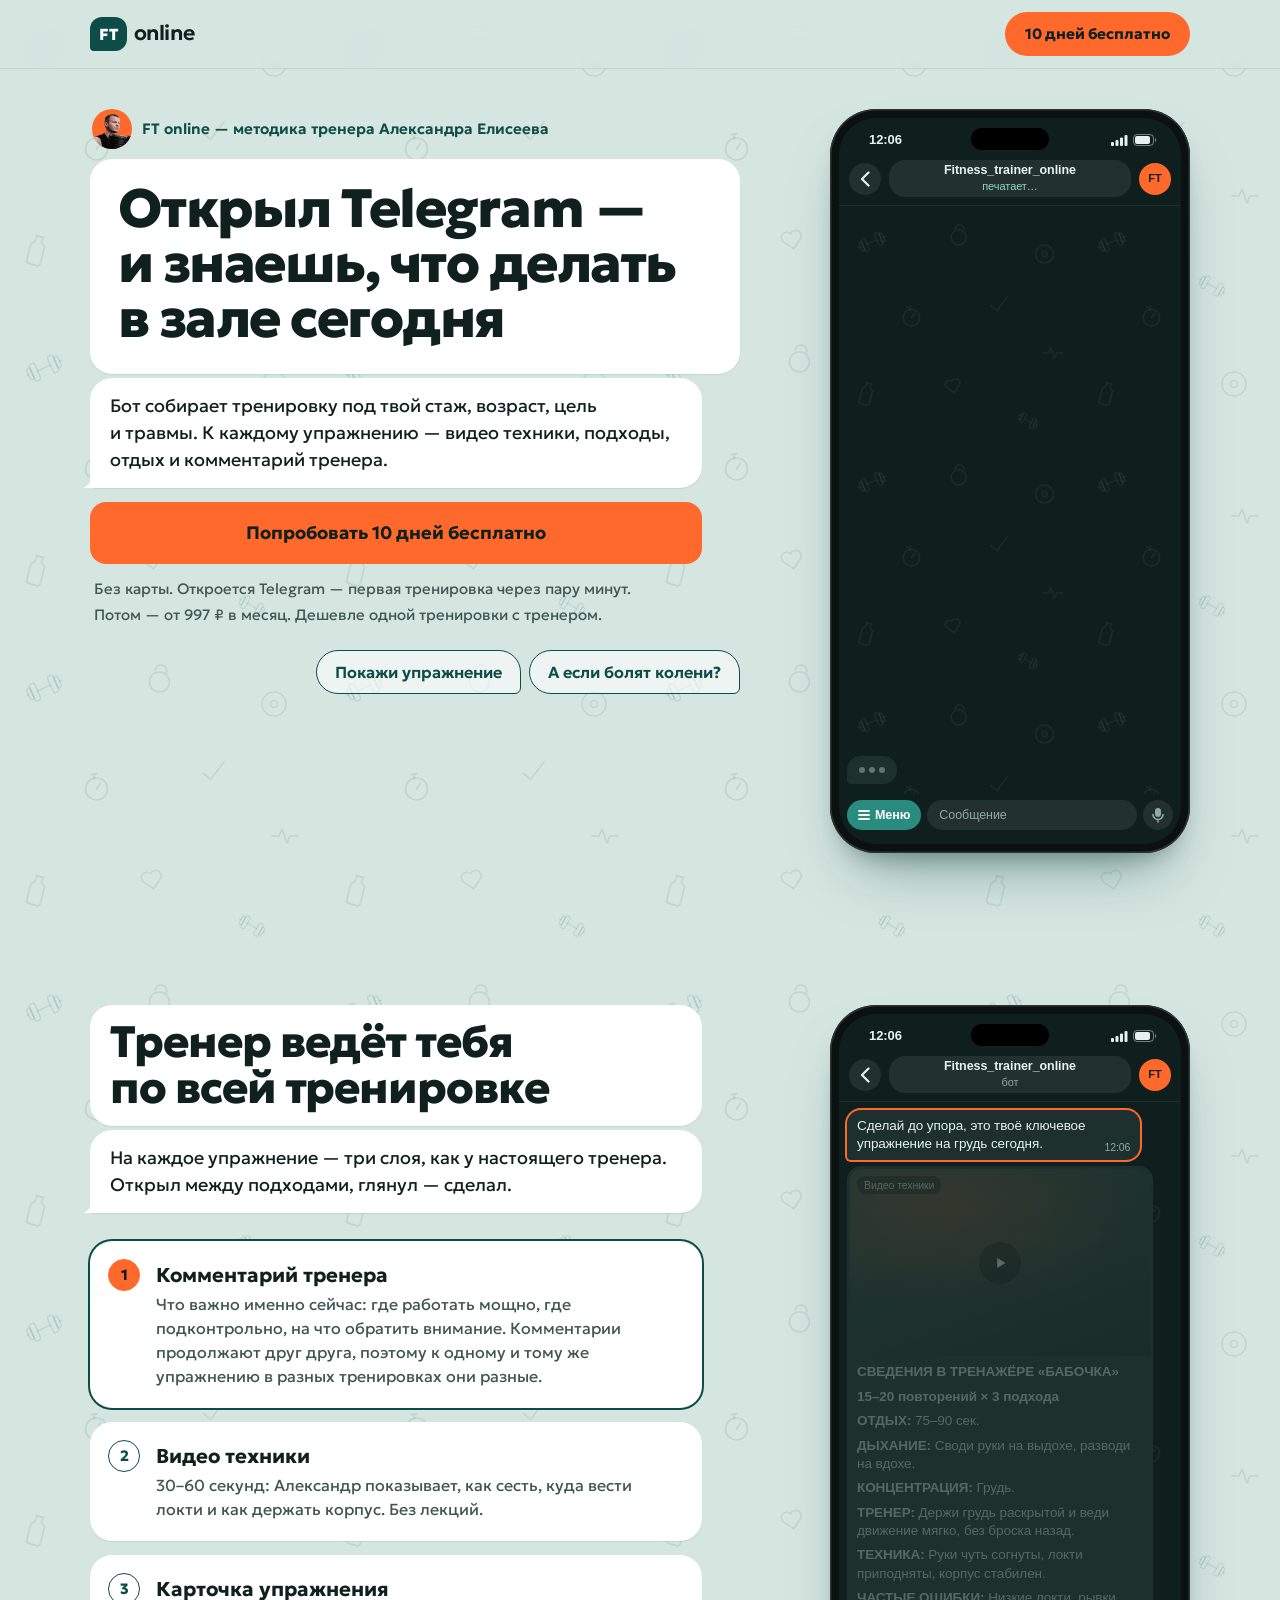
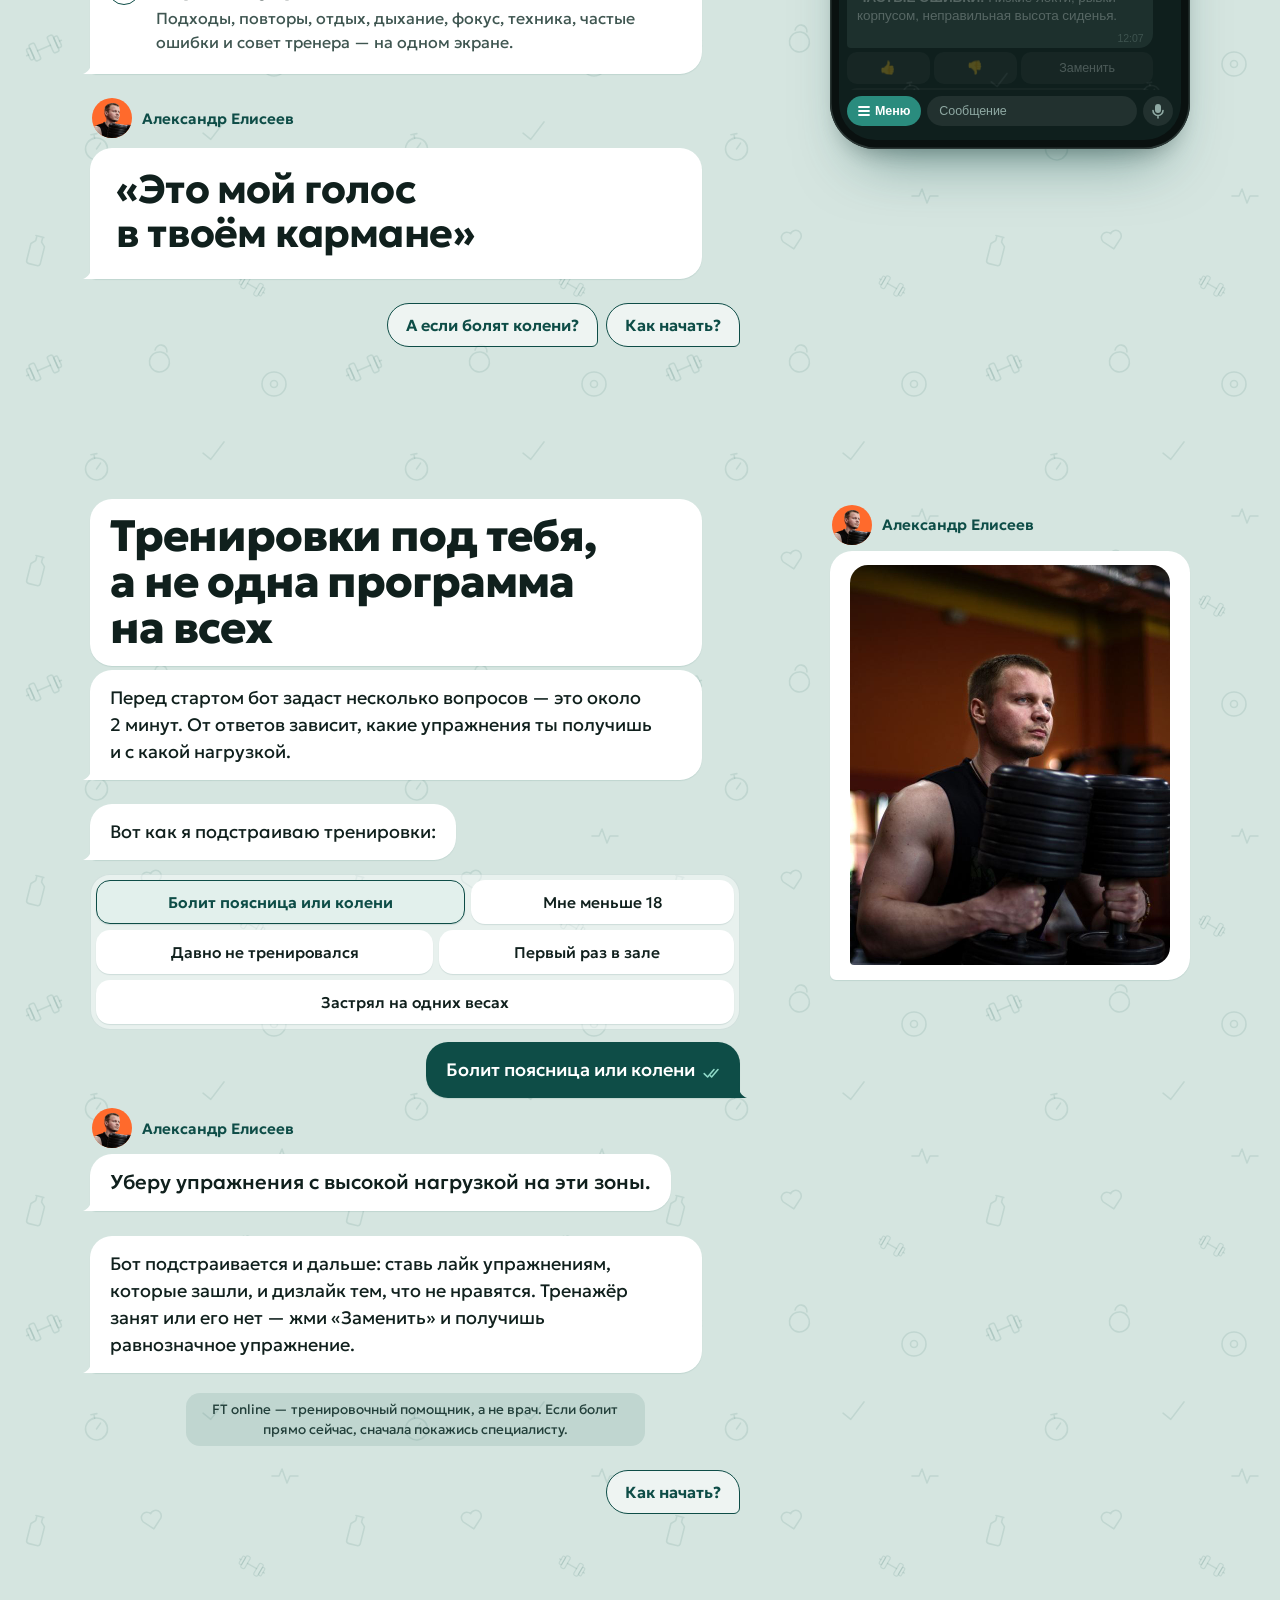
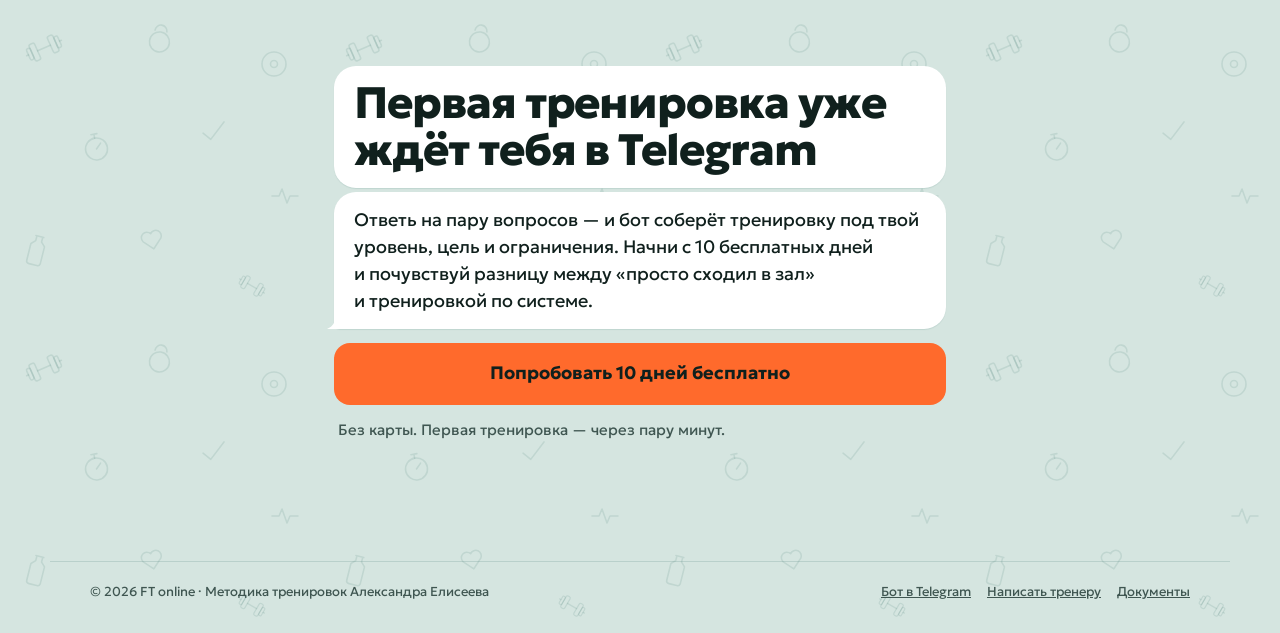
<file: c/index.html>
<!doctype html>
<html lang="ru">
<head>
  <meta charset="utf-8">
  <meta name="robots" content="noindex">
  <meta name="viewport" content="width=device-width, initial-scale=1, viewport-fit=cover">
  <title>FT online — концепция C «Переписка»</title>
  <meta name="description" content="Профессиональный инструмент для эффективных тренировок в зале. Бот в Telegram собирает тренировку под твой стаж, возраст, цель и травмы: видео техники и комментарий тренера к каждому упражнению. 10 дней бесплатно, без карты.">
  <meta name="theme-color" content="#d5e5e0">
  <link rel="preconnect" href="https://fonts.googleapis.com">
  <link rel="preconnect" href="https://fonts.gstatic.com" crossorigin>
  <link rel="stylesheet" href="https://fonts.googleapis.com/css2?family=Geologica:wght,CRSV,SHRP@300..800,0..1,0..100&display=swap">
  <link rel="stylesheet" href="style.css">
</head>
<body>

<header class="topbar">
  <div class="wrap topbar__row">
    <a class="brand" href="#top" aria-label="FT online, в начало страницы">
      <span class="brand__mark" aria-hidden="true">FT</span>
      <span class="brand__name" aria-hidden="true">online</span>
    </a>
    <a class="btn btn--sm" data-cta="header" href="#">10 дней бесплатно</a>
  </div>
</header>

<main id="top">

  <!-- 1. First screen: the welcome message, the button attached to it, and the phone (M1) -->
  <section class="turn turn--hero" id="hero" aria-labelledby="hero-title">
    <div class="wrap turn__grid">
      <div class="thread">
        <div class="group">
          <p class="byline"><img class="ava" src="img/sanya-avatar.webp" alt="" width="40" height="40">FT online&nbsp;— методика тренера Александра Елисеева</p>
          <div class="msg msg--hero">
            <h1 class="display" id="hero-title">Открыл Telegram&nbsp;— и&nbsp;знаешь, что делать в&nbsp;зале сегодня</h1>
          </div>
          <div class="msg msg--tail">
            <p>Бот собирает тренировку под твой стаж, возраст, цель и&nbsp;травмы. К&nbsp;каждому упражнению&nbsp;— видео техники, подходы, отдых и&nbsp;комментарий тренера.</p>
          </div>
        </div>
        <div class="kb">
          <a class="btn btn--lg" data-cta="hero" href="#">Попробовать 10 дней бесплатно</a>
        </div>
        <div class="notes">
          <p>Без карты. Откроется Telegram&nbsp;— первая тренировка через пару минут.</p>
          <p>Потом&nbsp;— от <span class="nw" data-price="quarterPerMonth">997&nbsp;₽</span> в&nbsp;месяц. Дешевле одной тренировки с&nbsp;тренером.</p>
        </div>
      </div>

      <div class="stage">
        <figure class="phone m1" id="m1" aria-label="Пример тренировки в боте: комментарий тренера и карточка упражнения">
          <div class="phone__screen">
            <div class="tg-status" aria-hidden="true">
              <span>12:06</span>
              <span class="tg-status__icons">
                <svg width="17" height="11" viewBox="0 0 17 11" fill="currentColor"><rect y="7" width="3" height="4" rx="1"/><rect x="4.5" y="5" width="3" height="6" rx="1"/><rect x="9" y="2.5" width="3" height="8.5" rx="1"/><rect x="13.5" width="3" height="11" rx="1"/></svg>
                <svg width="24" height="12" viewBox="0 0 24 12" fill="currentColor"><rect x=".5" y=".5" width="20" height="11" rx="3.5" fill="none" stroke="currentColor" opacity=".45"/><rect x="2" y="2" width="15" height="8" rx="2"/><path d="M22 4v4c.8-.3 1.3-1.1 1.3-2S22.8 4.3 22 4Z" opacity=".45"/></svg>
              </span>
            </div>
            <div class="tg-head">
              <span class="tg-back" aria-hidden="true"><svg width="10" height="16" viewBox="0 0 10 16"><path d="M8.5 1.5 2 8l6.5 6.5" fill="none" stroke="currentColor" stroke-width="2.2" stroke-linecap="round" stroke-linejoin="round"/></svg></span>
              <span class="tg-title"><b>Fitness_trainer_online</b><span class="tg-sub" data-status>бот</span></span>
              <span class="tg-ava" aria-hidden="true">FT</span>
            </div>
            <div class="tg-chat">
              <div class="tg-feed">
                <div class="tg-msg" data-m1="comment">
                  <p>Сегодня работаем грудь + трицепс. Главная задача&nbsp;— техника и контроль амплитуды. Вес рабочий, без рывков.<span class="tg-time">12:06</span></p>
                </div>
                <div class="tg-post" data-m1="card">
                  <div class="tg-msg tg-msg--media">
                    <div class="tg-video" role="img" aria-label="Видео техники, плейсхолдер"><span class="tg-play"></span></div>
                    <div class="tg-caption">
                      <p><b>СВЕДЕНИЯ В ТРЕНАЖЁРЕ «БАБОЧКА»</b></p>
                      <p><b>15–20 повторений × 3 подхода</b></p>
                      <p><b>ОТДЫХ:</b> 75–90 сек.<span class="tg-time">12:06</span></p>
                    </div>
                    <span class="tg-badge" data-m1="badge" aria-hidden="true"><svg viewBox="0 0 24 24" width="16" height="16"><path d="M5.5 12.5 10 17l8.5-9.5" fill="none" stroke="#fff" stroke-width="3" stroke-linecap="round" stroke-linejoin="round"/></svg></span>
                  </div>
                  <div class="tg-kb">
                    <span>👍</span><span>👎</span><span>Заменить</span>
                    <span class="tg-kb__wide is-done" data-m1="done">Сделано ✅</span>
                  </div>
                </div>
              </div>
              <div class="tg-typing" data-m1="typing" hidden><i></i><i></i><i></i></div>
            </div>
            <div class="tg-compose" aria-hidden="true">
              <span class="tg-menu"><svg width="12" height="10" viewBox="0 0 12 10"><path d="M1 1h10M1 5h10M1 9h10" stroke="currentColor" stroke-width="1.8" stroke-linecap="round"/></svg>Меню</span>
              <span class="tg-input">Сообщение</span>
              <span class="tg-mic"><svg width="12" height="16" viewBox="0 0 12 16"><rect x="3" y="1" width="6" height="9" rx="3" fill="currentColor"/><path d="M1 7.5a5 5 0 0 0 10 0M6 12.5V15" fill="none" stroke="currentColor" stroke-width="1.6" stroke-linecap="round"/></svg></span>
            </div>
          </div>
        </figure>
      </div>

      <div class="replies" role="group" aria-label="Быстрые ответы">
        <button class="chip" type="button" data-goto="inside">Покажи упражнение</button>
        <button class="chip" type="button" data-goto="profile" data-pick="back">А если болят колени?</button>
      </div>
    </div>
  </section>

  <!-- 3. The trainer leads you through the workout: three layers (M2) -->
  <section class="turn turn--inside" id="inside" aria-labelledby="inside-title">
    <div class="wrap turn__grid">
      <div class="thread">
        <div class="ask" data-ask hidden>
          <div class="msg msg--out"><p></p><svg class="ticks" viewBox="0 0 17 11" width="17" height="11" aria-hidden="true"><path d="M1.2 5.6 4.6 9 11 1.6"/><path class="ticks__2" d="M7.4 7.8 8.6 9 15 1.6"/></svg></div>
        </div>
        <div class="group" data-reveal>
          <div class="msg">
            <h2 class="display display--2" id="inside-title" tabindex="-1">Тренер ведёт тебя по&nbsp;всей тренировке</h2>
          </div>
          <div class="msg msg--tail">
            <p>На каждое упражнение&nbsp;— три слоя, как у&nbsp;настоящего тренера. Открыл между подходами, глянул&nbsp;— сделал.</p>
          </div>
        </div>
        <ol class="layers" data-reveal>
          <li class="msg layer is-active" data-layer="comment">
            <span class="layer__num" aria-hidden="true">1</span>
            <h3 class="layer__title"><button class="layer__btn" type="button" data-layer="comment" aria-pressed="true" aria-controls="m2">Комментарий тренера</button></h3>
            <p class="layer__text">Что важно именно сейчас: где работать мощно, где подконтрольно, на&nbsp;что обратить внимание. Комментарии продолжают друг друга, поэтому к&nbsp;одному и тому же упражнению в&nbsp;разных тренировках они разные.</p>
          </li>
          <li class="msg layer" data-layer="video">
            <span class="layer__num" aria-hidden="true">2</span>
            <h3 class="layer__title"><button class="layer__btn" type="button" data-layer="video" aria-pressed="false" aria-controls="m2">Видео техники</button></h3>
            <p class="layer__text">30–60 секунд: Александр показывает, как сесть, куда вести локти и&nbsp;как держать корпус. Без лекций.</p>
          </li>
          <li class="msg layer msg--tail" data-layer="card">
            <span class="layer__num" aria-hidden="true">3</span>
            <h3 class="layer__title"><button class="layer__btn" type="button" data-layer="card" aria-pressed="false" aria-controls="m2">Карточка упражнения</button></h3>
            <p class="layer__text">Подходы, повторы, отдых, дыхание, фокус, техника, частые ошибки и&nbsp;совет тренера&nbsp;— на&nbsp;одном экране.</p>
          </li>
        </ol>
      </div>

      <div class="stage stage--sticky">
        <div class="tabs" role="tablist" aria-label="Слой упражнения в телефоне">
          <button class="tab" type="button" role="tab" id="tab-comment" data-layer="comment" aria-selected="true" aria-controls="m2">Комментарий</button>
          <button class="tab" type="button" role="tab" id="tab-video" data-layer="video" aria-selected="false" aria-controls="m2" tabindex="-1">Видео</button>
          <button class="tab" type="button" role="tab" id="tab-card" data-layer="card" aria-selected="false" aria-controls="m2" tabindex="-1">Карточка</button>
        </div>
        <figure class="phone m2" id="m2" role="tabpanel" aria-labelledby="tab-comment" data-active="comment">
          <div class="phone__screen">
            <div class="tg-status" aria-hidden="true">
              <span>12:06</span>
              <span class="tg-status__icons">
                <svg width="17" height="11" viewBox="0 0 17 11" fill="currentColor"><rect y="7" width="3" height="4" rx="1"/><rect x="4.5" y="5" width="3" height="6" rx="1"/><rect x="9" y="2.5" width="3" height="8.5" rx="1"/><rect x="13.5" width="3" height="11" rx="1"/></svg>
                <svg width="24" height="12" viewBox="0 0 24 12" fill="currentColor"><rect x=".5" y=".5" width="20" height="11" rx="3.5" fill="none" stroke="currentColor" opacity=".45"/><rect x="2" y="2" width="15" height="8" rx="2"/><path d="M22 4v4c.8-.3 1.3-1.1 1.3-2S22.8 4.3 22 4Z" opacity=".45"/></svg>
              </span>
            </div>
            <div class="tg-head">
              <span class="tg-back" aria-hidden="true"><svg width="10" height="16" viewBox="0 0 10 16"><path d="M8.5 1.5 2 8l6.5 6.5" fill="none" stroke="currentColor" stroke-width="2.2" stroke-linecap="round" stroke-linejoin="round"/></svg></span>
              <span class="tg-title"><b>Fitness_trainer_online</b><span class="tg-sub">бот</span></span>
              <span class="tg-ava" aria-hidden="true">FT</span>
            </div>
            <div class="tg-chat">
              <div class="tg-feed">
                <div class="tg-msg tg-part" data-part="comment">
                  <p>Сделай до упора, это твоё ключевое упражнение на грудь сегодня.<span class="tg-time">12:06</span></p>
                </div>
                <div class="tg-post">
                  <div class="tg-msg tg-msg--media">
                    <div class="tg-video tg-part" data-part="video" role="img" aria-label="Видео техники, плейсхолдер: 30–60 секунд">
                      <span class="tg-video__tag">Видео техники</span>
                      <span class="tg-play"></span>
                    </div>
                    <div class="tg-caption tg-part" data-part="card">
                      <p><b>СВЕДЕНИЯ В ТРЕНАЖЁРЕ «БАБОЧКА»</b></p>
                      <p><b>15–20 повторений × 3 подхода</b></p>
                      <p><b>ОТДЫХ:</b> 75–90 сек.</p>
                      <p><b>ДЫХАНИЕ:</b> Своди руки на выдохе, разводи на вдохе.</p>
                      <p><b>КОНЦЕНТРАЦИЯ:</b> Грудь.</p>
                      <p><b>ТРЕНЕР:</b> Держи грудь раскрытой и веди движение мягко, без броска назад.</p>
                      <p><b>ТЕХНИКА:</b> Руки чуть согнуты, локти приподняты, корпус стабилен.</p>
                      <p><b>ЧАСТЫЕ ОШИБКИ:</b> Низкие локти, рывки корпусом, неправильная высота сиденья.<span class="tg-time">12:07</span></p>
                    </div>
                  </div>
                  <div class="tg-kb tg-part" data-part="card">
                    <span>👍</span><span>👎</span><span>Заменить</span>
                    <span class="tg-kb__wide">Сделано ✅</span>
                  </div>
                </div>
              </div>
            </div>
            <div class="tg-compose" aria-hidden="true">
              <span class="tg-menu"><svg width="12" height="10" viewBox="0 0 12 10"><path d="M1 1h10M1 5h10M1 9h10" stroke="currentColor" stroke-width="1.8" stroke-linecap="round"/></svg>Меню</span>
              <span class="tg-input">Сообщение</span>
              <span class="tg-mic"><svg width="12" height="16" viewBox="0 0 12 16"><rect x="3" y="1" width="6" height="9" rx="3" fill="currentColor"/><path d="M1 7.5a5 5 0 0 0 10 0M6 12.5V15" fill="none" stroke="currentColor" stroke-width="1.6" stroke-linecap="round"/></svg></span>
            </div>
          </div>
        </figure>
      </div>

      <div class="after">
        <div class="group" data-reveal>
          <p class="byline"><img class="ava" src="img/sanya-avatar.webp" alt="" width="40" height="40" loading="lazy">Александр Елисеев</p>
          <blockquote class="msg msg--tail msg--quote">
            <p>«Это мой голос в&nbsp;твоём кармане»</p>
          </blockquote>
        </div>
      </div>

      <div class="replies" role="group" aria-label="Быстрые ответы">
        <button class="chip" type="button" data-goto="profile" data-pick="back">А если болят колени?</button>
        <button class="chip" type="button" data-goto="final">Как начать?</button>
      </div>
    </div>
  </section>

  <!-- 4. Built around you: the trainer answers your situation (M3) -->
  <section class="turn turn--profile" id="profile" aria-labelledby="profile-title">
    <div class="wrap turn__grid">
      <div class="thread">
        <div class="group" data-reveal>
          <div class="msg">
            <h2 class="display display--2" id="profile-title" tabindex="-1">Тренировки под&nbsp;тебя, а&nbsp;не&nbsp;одна программа на&nbsp;всех</h2>
          </div>
          <div class="msg msg--tail">
            <p>Перед стартом бот задаст несколько вопросов&nbsp;— это около 2&nbsp;минут. От ответов зависит, какие упражнения ты получишь и&nbsp;с&nbsp;какой нагрузкой.</p>
          </div>
        </div>
      </div>

      <div class="stage stage--sticky stage--photo" data-reveal>
        <p class="byline"><img class="ava" src="img/sanya-avatar.webp" alt="" width="40" height="40" loading="lazy">Александр Елисеев</p>
        <figure class="msg msg--photo">
          <img src="img/sanya-gym.jpg" alt="Александр Елисеев в зале с гантелями" width="640" height="800" loading="lazy">
        </figure>
      </div>

      <div class="after">
        <div class="group" data-reveal>
          <div class="msg msg--tail msg--voice">
            <p>Вот как я подстраиваю тренировки:</p>
          </div>
        </div>

        <div class="m3" id="m3">
          <div class="replies replies--m3" role="group" aria-label="Что про тебя">
            <button class="chip" type="button" data-key="back" aria-pressed="true" data-answer="Уберу упражнения с высокой нагрузкой на эти зоны.">Болит поясница или колени</button>
            <button class="chip" type="button" data-key="young" aria-pressed="false" data-answer="Учту зоны роста и не дам большой нагрузки на позвоночник.">Мне меньше 18</button>
            <button class="chip" type="button" data-key="break" aria-pressed="false" data-answer="Снижу общую нагрузку.">Давно не тренировался</button>
            <button class="chip" type="button" data-key="first" aria-pressed="false" data-answer="Оставлю только базовые, травмобезопасные упражнения.">Первый раз в зале</button>
            <button class="chip" type="button" data-key="stuck" aria-pressed="false" data-answer="Помогу выйти из застоя.">Застрял на одних весах</button>
          </div>

          <div class="m3__log">
            <div class="msg msg--out m3__ask"><p class="m3__q">Болит поясница или колени</p><svg class="ticks" viewBox="0 0 17 11" width="17" height="11" aria-hidden="true"><path d="M1.2 5.6 4.6 9 11 1.6"/><path class="ticks__2" d="M7.4 7.8 8.6 9 15 1.6"/></svg></div>
            <div class="m3__reply">
              <p class="byline"><img class="ava" src="img/sanya-avatar.webp" alt="" width="40" height="40" loading="lazy">Александр Елисеев</p>
              <div class="typing" hidden><i></i><i></i><i></i></div>
              <div class="msg msg--tail msg--voice m3__answer" aria-live="polite"><p class="m3__a">Уберу упражнения с высокой нагрузкой на эти зоны.</p></div>
            </div>
          </div>

          <noscript>
            <ul class="m3__all">
              <li>Болит поясница или колени&nbsp;— уберу упражнения с высокой нагрузкой на эти зоны.</li>
              <li>Мне меньше 18&nbsp;— учту зоны роста и не дам большой нагрузки на позвоночник.</li>
              <li>Давно не тренировался&nbsp;— снижу общую нагрузку.</li>
              <li>Первый раз в зале&nbsp;— оставлю только базовые, травмобезопасные упражнения.</li>
              <li>Застрял на одних весах&nbsp;— помогу выйти из застоя.</li>
            </ul>
          </noscript>
        </div>

        <div class="group" data-reveal>
          <div class="msg msg--tail">
            <p>Бот подстраивается и&nbsp;дальше: ставь лайк упражнениям, которые зашли, и&nbsp;дизлайк тем, что не&nbsp;нравятся. Тренажёр занят или его нет&nbsp;— жми «Заменить» и&nbsp;получишь равнозначное упражнение.</p>
          </div>
        </div>
        <p class="service">FT online&nbsp;— тренировочный помощник, а&nbsp;не&nbsp;врач. Если болит прямо сейчас, сначала покажись специалисту.</p>
      </div>

      <div class="replies" role="group" aria-label="Быстрые ответы">
        <button class="chip" type="button" data-goto="final">Как начать?</button>
      </div>
    </div>
  </section>

  <!-- 9. Final: the conversation ends with the same button -->
  <section class="turn turn--final" id="final" aria-labelledby="final-title">
    <div class="wrap">
      <div class="thread">
        <div class="ask" data-ask hidden>
          <div class="msg msg--out"><p></p><svg class="ticks" viewBox="0 0 17 11" width="17" height="11" aria-hidden="true"><path d="M1.2 5.6 4.6 9 11 1.6"/><path class="ticks__2" d="M7.4 7.8 8.6 9 15 1.6"/></svg></div>
        </div>
        <div class="group" data-reveal>
          <div class="msg">
            <h2 class="display display--2" id="final-title" tabindex="-1">Первая тренировка уже ждёт тебя в&nbsp;Telegram</h2>
          </div>
          <div class="msg msg--tail">
            <p>Ответь на&nbsp;пару вопросов&nbsp;— и&nbsp;бот соберёт тренировку под твой уровень, цель и&nbsp;ограничения. Начни с&nbsp;10 бесплатных дней и&nbsp;почувствуй разницу между «просто сходил в&nbsp;зал» и&nbsp;тренировкой по&nbsp;системе.</p>
          </div>
        </div>
        <div class="kb kb--final">
          <a class="btn btn--lg" data-cta="final" href="#">Попробовать 10 дней бесплатно</a>
        </div>
        <div class="notes">
          <p>Без карты. Первая тренировка&nbsp;— через пару минут.</p>
        </div>
      </div>
    </div>
  </section>

</main>

<footer class="footer">
  <div class="wrap footer__row">
    <p>© 2026 FT online · Методика тренировок Александра Елисеева</p>
    <nav aria-label="Ссылки в подвале">
      <a data-cta="footer" href="#">Бот в Telegram</a>
      <a data-contact href="#">Написать тренеру</a>
      <a data-soon href="#">Документы</a>
    </nav>
  </div>
</footer>

<div class="startbar" inert>
  <a class="btn btn--lg" data-cta="sticky" href="#">Попробовать 10 дней бесплатно</a>
</div>

<div class="toast" role="status" aria-live="polite"></div>

<script src="main.js" defer></script>
</body>
</html>
</file>
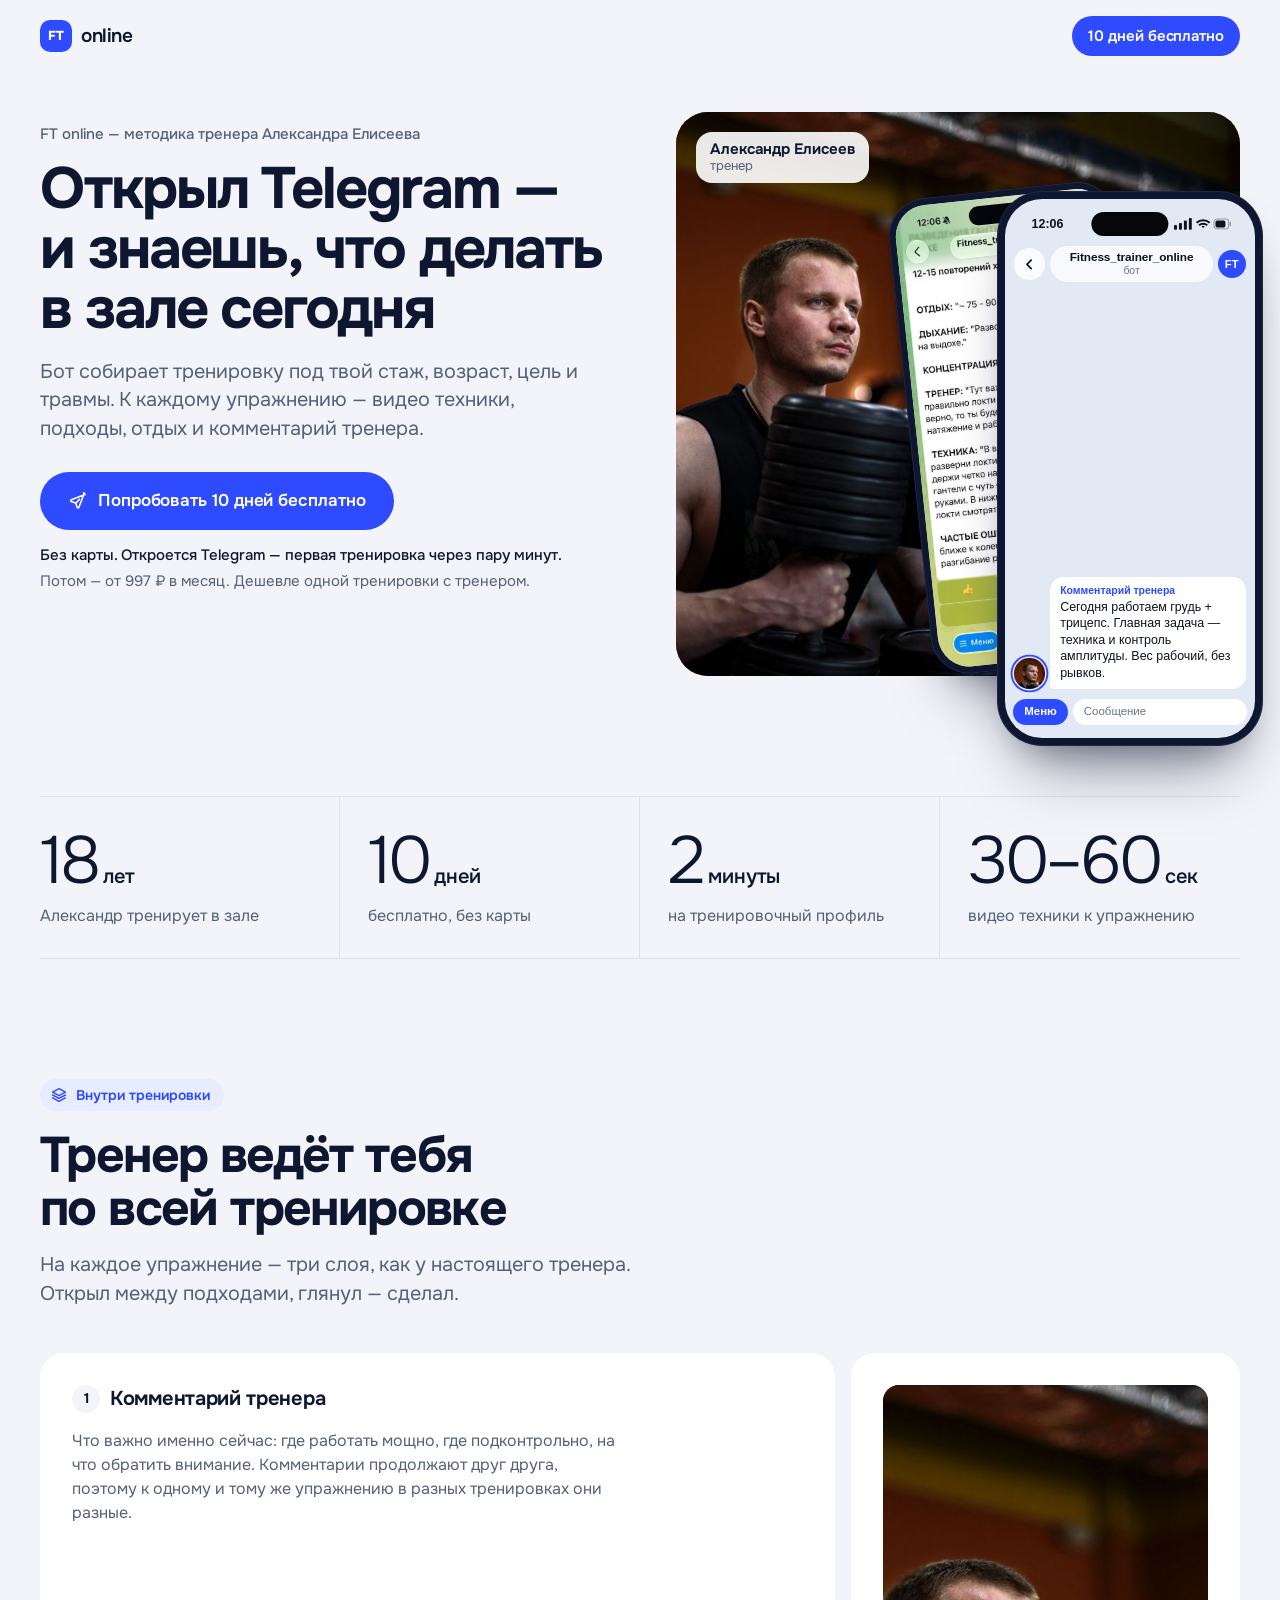
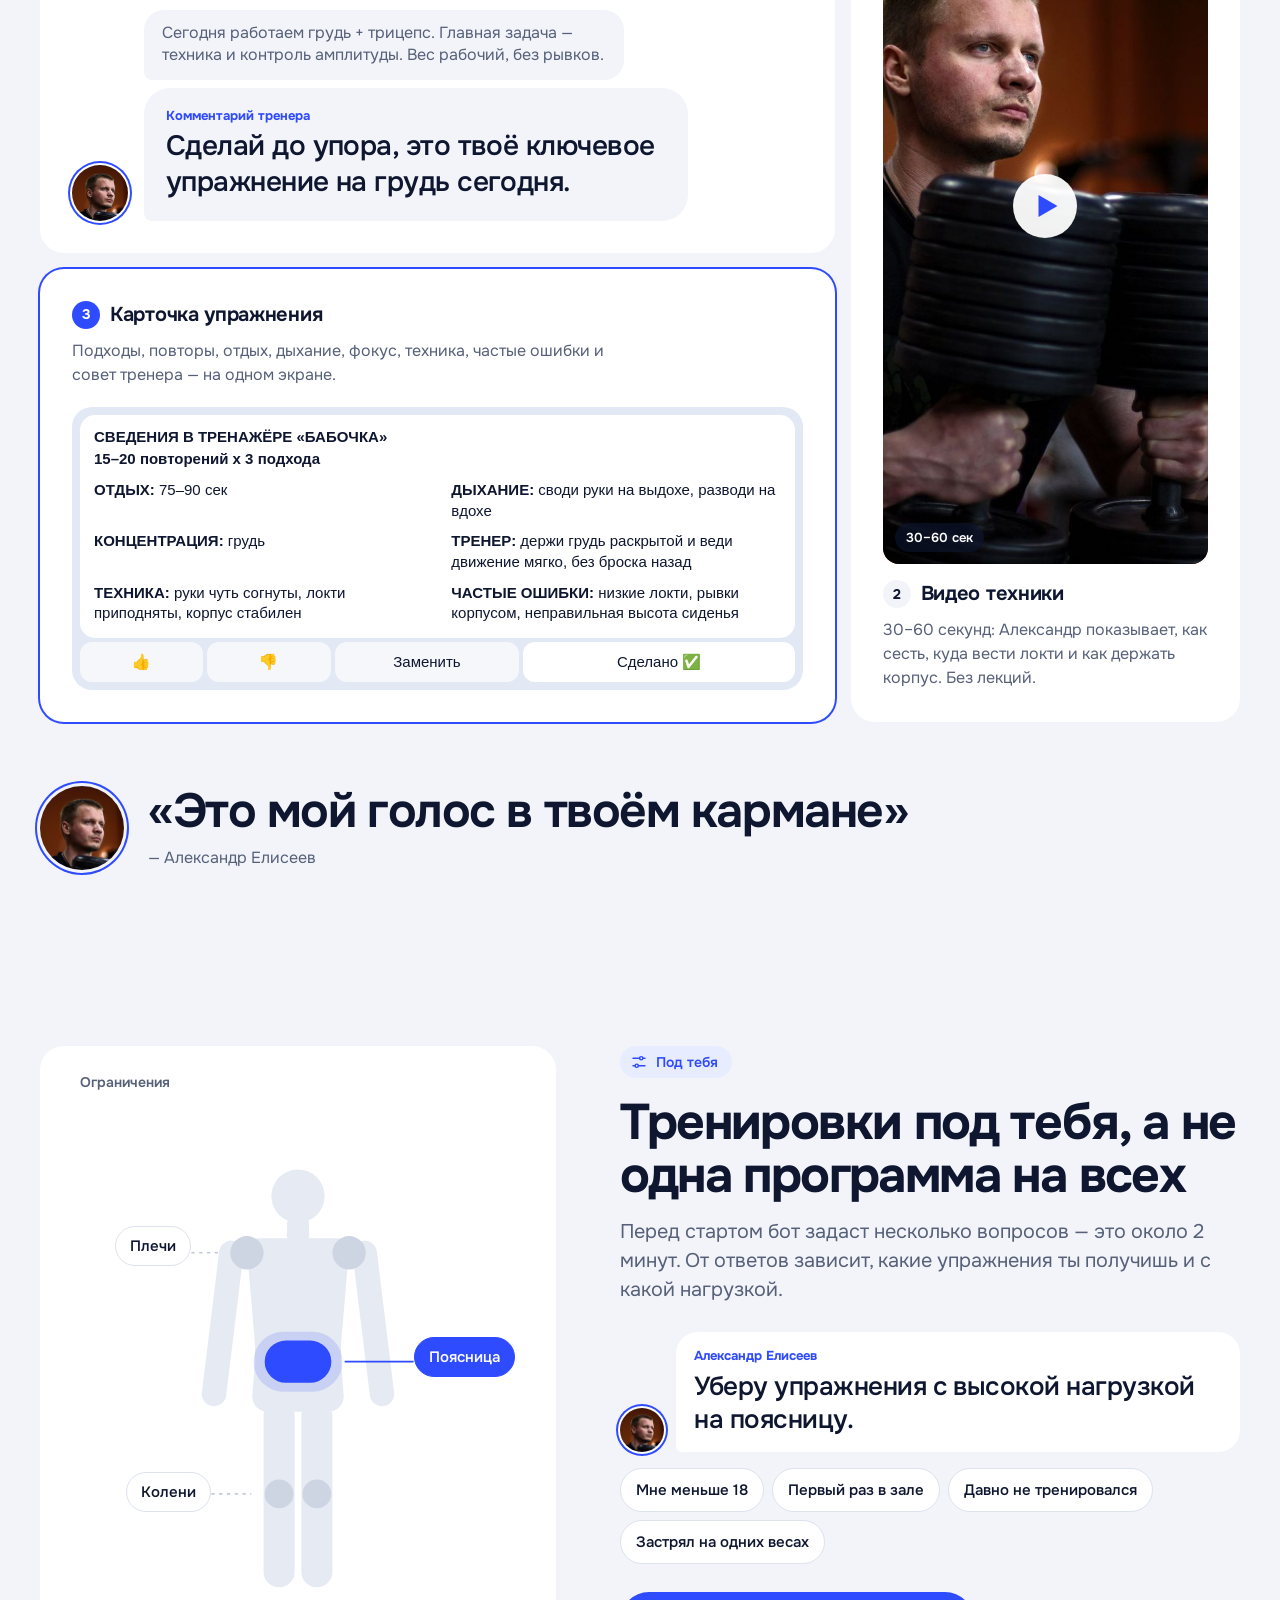
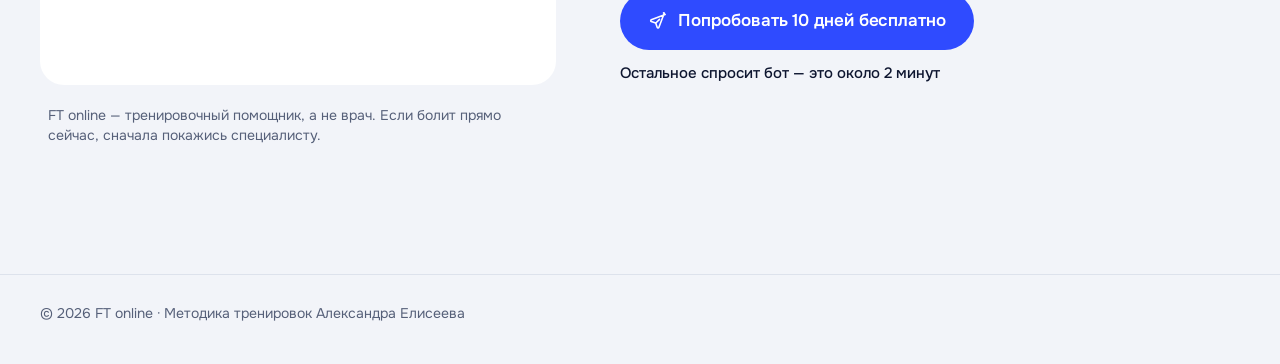
<file: d/index.html>
<!doctype html>
<html lang="ru">
<head>
  <meta charset="utf-8">
  <meta name="robots" content="noindex">
  <meta name="viewport" content="width=device-width, initial-scale=1, viewport-fit=cover">
  <title>FT online — концепция D «Продукт»</title>
  <meta name="description" content="Профессиональный инструмент для эффективных тренировок в зале. Бот в Telegram собирает тренировку под твой стаж, возраст, цель и травмы: видео техники и комментарий тренера к каждому упражнению. 10 дней бесплатно, без карты.">
  <meta property="og:type" content="website">
  <meta property="og:title" content="FT online — знаешь, что делать в зале сегодня">
  <meta property="og:description" content="Тренировки в Telegram по методике тренера Александра Елисеева. 10 дней бесплатно, без карты.">
  <meta name="theme-color" content="#f2f4f9">
  <script>
    // Hero phone starts in its "before" state so it can play once; main.js finishes it.
    // No motion wanted, no IntersectionObserver, or main.js missing → the final state shows.
    (function () {
      var root = document.documentElement;
      if (!window.matchMedia || !matchMedia("(prefers-reduced-motion: no-preference)").matches || !("IntersectionObserver" in window)) return;
      root.classList.add("m1");
      setTimeout(function () { if (!window.ftReady) root.classList.remove("m1"); }, 4000);
    })();
  </script>
  <link rel="preconnect" href="https://fonts.googleapis.com">
  <link rel="preconnect" href="https://fonts.gstatic.com" crossorigin>
  <link rel="stylesheet" href="https://fonts.googleapis.com/css2?family=Onest:wght@300..800&display=swap">
  <link rel="stylesheet" href="style.css">
</head>
<body>

<header class="top">
  <div class="wrap top__row">
    <a class="logo" href="#top"><span class="logo__mark" aria-hidden="true">FT</span><span class="logo__word"><span class="sr">FT </span>online</span></a>
    <a class="btn btn--sm" data-cta="header" href="#">10 дней бесплатно</a>
  </div>
</header>

<main id="top">

  <!-- 1. Hero + M1 "the phone comes alive" -->
  <section class="hero" id="hero" aria-labelledby="hero-title">
    <div class="wrap hero__grid">
      <div class="hero__text">
        <p class="hero__kicker">FT online&nbsp;— методика тренера Александра Елисеева</p>
        <h1 id="hero-title">Открыл Telegram&nbsp;— и&nbsp;знаешь, что делать в&nbsp;зале сегодня</h1>
        <p class="hero__lead">Бот собирает тренировку под твой стаж, возраст, цель и травмы. К каждому упражнению&nbsp;— видео техники, подходы, отдых и комментарий тренера.</p>
        <div class="hero__cta">
          <a class="btn btn--lg" data-cta="hero" href="#">
            <svg class="btn__icon" viewBox="0 0 24 24" aria-hidden="true"><path d="M20.6 4.2 3.9 10.6c-.9.3-.9 1.6 0 1.9l5.3 1.9 1.9 5.3c.3.9 1.6.9 1.9 0l6.4-16.7c.3-.6-.3-1.1-.8-.8Z"/><path d="m9.4 14.4 4.4-4.4"/></svg>
            Попробовать 10 дней бесплатно
          </a>
          <p class="hero__note">Без карты. Откроется Telegram&nbsp;— первая тренировка через пару минут.</p>
          <p class="hero__price">Потом&nbsp;— от <span data-price="quarterPerMonth">997&nbsp;₽</span> в месяц. Дешевле одной тренировки с тренером.</p>
        </div>
      </div>

      <figure class="stage" aria-label="Пример тренировки в боте">
        <div class="stage__photo">
          <img src="img/gym-1200.jpg" srcset="img/gym-1200.jpg 1200w, img/gym-2400.jpg 2400w" sizes="(min-width: 1024px) 640px, calc(100vw - 32px)" width="1200" height="800" alt="Александр Елисеев в зале с гантелями" fetchpriority="high">
          <p class="stage__tag"><b>Александр Елисеев</b><span>тренер</span></p>
        </div>

        <div class="stage__devices">
          <!-- back phone: a real screenshot of the bot -->
          <div class="device device--back">
            <div class="screen">
              <img src="img/bot-card.jpg" width="588" height="1280" alt="Настоящий экран бота: карточка упражнения «Разведения гантелей» с отдыхом, дыханием, концентрацией, советом тренера, техникой и частыми ошибками">
              <span class="island" aria-hidden="true"></span>
            </div>
          </div>

          <!-- front phone: live mock, plays once -->
          <div class="device device--front">
            <div class="screen tg" data-live-phone>
              <div class="tg__status" aria-hidden="true">
                <span>12:06</span>
                <span class="island"></span>
                <svg class="tg__sys" viewBox="0 0 58 12"><rect x="0" y="7" width="3" height="5" rx="1"/><rect x="5" y="5" width="3" height="7" rx="1"/><rect x="10" y="2.5" width="3" height="9.5" rx="1"/><rect x="15" y="0" width="3" height="12" rx="1"/><path d="M29.5 3.2a9 9 0 0 1 6 2.3l1.3-1.4a11 11 0 0 0-14.6 0l1.3 1.4a9 9 0 0 1 6-2.3Zm0 3.6a5.4 5.4 0 0 1 3.5 1.3l1.3-1.4a7.4 7.4 0 0 0-9.6 0l1.3 1.4a5.4 5.4 0 0 1 3.5-1.3Zm0 3.4 1.6-1.6a2.4 2.4 0 0 0-3.2 0Z"/><rect x="40.5" y="1" width="15" height="10" rx="3" fill="none" stroke="currentColor" stroke-opacity=".4"/><rect x="42" y="2.5" width="10" height="7" rx="1.6"/><rect x="56.5" y="4" width="1.5" height="4" rx=".7" fill-opacity=".4"/></svg>
              </div>
              <div class="tg__head">
                <span class="tg__round" aria-hidden="true"><svg viewBox="0 0 24 24"><path d="m14.5 6-6 6 6 6"/></svg></span>
                <p class="tg__name"><b>Fitness_trainer_online</b><span class="tg__state"><span class="tg__bot">бот</span><span class="tg__typing" aria-hidden="true">печатает…</span></span></p>
                <span class="tg__round tg__logo" aria-hidden="true">FT</span>
              </div>
              <div class="tg__chat">
                <div class="msg msg--coach">
                  <img class="ava ava--ring" src="img/avatar.jpg" width="96" height="96" alt="">
                  <div class="msg__body">
                    <span class="dots" aria-hidden="true"><i></i><i></i><i></i></span>
                    <div class="bubble">
                      <p class="bubble__label">Комментарий тренера</p>
                      <p>Сегодня работаем грудь + трицепс. Главная задача&nbsp;— техника и контроль амплитуды. Вес рабочий, без рывков.</p>
                    </div>
                  </div>
                </div>
                <div class="msg msg--card">
                  <div class="bubble bubble--card">
                    <div class="bubble__video"><img src="img/cover.jpg" width="720" height="1280" alt=""><span class="play" aria-hidden="true"></span></div>
                    <div class="bubble__caption">
                      <p class="bot-caps"><b>Сведения в тренажёре «бабочка»</b></p>
                      <p><b>15–20 повторений х 3 подхода</b></p>
                      <p><b class="bot-caps">Отдых:</b> 75–90 сек</p>
                    </div>
                    <span class="done-mark" aria-hidden="true"><svg viewBox="0 0 24 24"><path d="m6 12.5 4 4 8-9"/></svg></span>
                  </div>
                  <div class="kb">
                    <span>👍</span><span>👎</span><span>Заменить</span>
                    <span class="kb__done">Сделано ✅</span>
                  </div>
                </div>
              </div>
              <div class="tg__compose" aria-hidden="true"><span class="tg__menu">Меню</span><span class="tg__field">Сообщение</span></div>
            </div>
          </div>
        </div>
      </figure>
    </div>
  </section>

  <!-- Facts strip: honest numbers instead of ratings -->
  <section class="facts" aria-label="FT online в цифрах">
    <ul class="wrap facts__list">
      <li class="fact"><p class="fact__num"><b>18</b> лет</p><p class="fact__cap">Александр тренирует в&nbsp;зале</p></li>
      <li class="fact"><p class="fact__num"><b>10</b> дней</p><p class="fact__cap">бесплатно, без&nbsp;карты</p></li>
      <li class="fact"><p class="fact__num"><b>2</b> минуты</p><p class="fact__cap">на&nbsp;тренировочный профиль</p></li>
      <li class="fact"><p class="fact__num"><b>30–60</b> сек</p><p class="fact__cap">видео техники к&nbsp;упражнению</p></li>
    </ul>
  </section>

  <!-- 3. The coach guides you + M2 as a bento of three live tiles -->
  <section class="inside" id="inside" aria-labelledby="inside-title">
    <div class="wrap">
      <div class="head">
        <p class="pill"><svg viewBox="0 0 24 24" aria-hidden="true"><path d="m12 3.5 8.5 4.6L12 12.7 3.5 8.1 12 3.5Z"/><path d="m3.5 12 8.5 4.6 8.5-4.6"/><path d="m3.5 15.9 8.5 4.6 8.5-4.6"/></svg>Внутри тренировки</p>
        <h2 id="inside-title">Тренер ведёт тебя по всей тренировке</h2>
        <p class="lead">На каждое упражнение&nbsp;— три слоя, как у настоящего тренера. Открыл между подходами, глянул&nbsp;— сделал.</p>
      </div>

      <div class="bento" data-bento>
        <article class="tile tile--comment is-active">
          <h3 class="tile__head"><button class="tile__btn" type="button" aria-pressed="true"><span class="tile__num" aria-hidden="true">1</span>Комментарий тренера</button></h3>
          <p class="tile__text">Что важно именно сейчас: где работать мощно, где подконтрольно, на что обратить внимание. Комментарии продолжают друг друга, поэтому к одному и тому же упражнению в разных тренировках они разные.</p>
          <div class="thread">
            <p class="thread__earlier" aria-hidden="true">Сегодня работаем грудь + трицепс. Главная задача&nbsp;— техника и контроль амплитуды. Вес рабочий, без рывков.</p>
            <div class="say">
              <img class="ava ava--ring" src="img/avatar.jpg" width="96" height="96" alt="" loading="lazy">
              <div class="say__bubble">
                <p class="say__label">Комментарий тренера</p>
                <p class="say__text" data-type>Сделай до упора, это твоё ключевое упражнение на грудь сегодня.</p>
              </div>
            </div>
          </div>
        </article>

        <article class="tile tile--video">
          <div class="cover">
            <img src="img/cover.jpg" width="720" height="1280" alt="Обложка видео: Александр Елисеев с гантелями в зале" loading="lazy">
            <span class="cover__play" aria-hidden="true"></span>
            <span class="cover__len">30–60 сек</span>
          </div>
          <div class="tile__body">
            <h3 class="tile__head"><button class="tile__btn" type="button" aria-pressed="false"><span class="tile__num" aria-hidden="true">2</span>Видео техники</button></h3>
            <p class="tile__text">30–60 секунд: Александр показывает, как сесть, куда вести локти и как держать корпус. Без лекций.</p>
          </div>
        </article>

        <article class="tile tile--card">
          <div class="tile__body">
            <h3 class="tile__head"><button class="tile__btn" type="button" aria-pressed="false"><span class="tile__num" aria-hidden="true">3</span>Карточка упражнения</button></h3>
            <p class="tile__text">Подходы, повторы, отдых, дыхание, фокус, техника, частые ошибки и совет тренера&nbsp;— на одном экране.</p>
          </div>
          <div class="excard">
            <div class="excard__msg">
              <p class="excard__title bot-caps">Сведения в тренажёре «бабочка»</p>
              <p class="excard__sets">15–20 повторений х 3 подхода</p>
              <dl class="excard__rows">
                <div style="--i: 0"><dt>Отдых:</dt> <dd>75–90 сек</dd></div>
                <div style="--i: 1"><dt>Дыхание:</dt> <dd>своди руки на выдохе, разводи на вдохе</dd></div>
                <div style="--i: 2"><dt>Концентрация:</dt> <dd>грудь</dd></div>
                <div style="--i: 3"><dt>Тренер:</dt> <dd>держи грудь раскрытой и веди движение мягко, без броска назад</dd></div>
                <div style="--i: 4"><dt>Техника:</dt> <dd>руки чуть согнуты, локти приподняты, корпус стабилен</dd></div>
                <div style="--i: 5"><dt>Частые ошибки:</dt> <dd>низкие локти, рывки корпусом, неправильная высота сиденья</dd></div>
              </dl>
            </div>
            <div class="kb">
              <span>👍</span><span>👎</span><span>Заменить</span>
              <span class="kb__done">Сделано ✅</span>
            </div>
          </div>
        </article>
      </div>

      <figure class="voice">
        <img class="ava ava--ring" src="img/avatar.jpg" width="96" height="96" alt="Александр Елисеев" loading="lazy">
        <blockquote><p>«Это мой голос в&nbsp;твоём кармане»</p></blockquote>
        <figcaption>— Александр Елисеев</figcaption>
      </figure>
    </div>
  </section>

  <!-- 4. Fits you: body map, zone → coach's answer (M3 variant) -->
  <section class="fit" id="fit" aria-labelledby="fit-title">
    <div class="wrap fit__grid">
      <div class="head fit__head">
        <p class="pill"><svg viewBox="0 0 24 24" aria-hidden="true"><path d="M4 7h9M17 7h3M4 17h3M11 17h9"/><circle cx="15" cy="7" r="2.2"/><circle cx="9" cy="17" r="2.2"/></svg>Под тебя</p>
        <h2 id="fit-title">Тренировки под тебя, а не одна программа на всех</h2>
        <p class="lead">Перед стартом бот задаст несколько вопросов&nbsp;— это около 2 минут. От ответов зависит, какие упражнения ты получишь и с какой нагрузкой.</p>
      </div>

      <div class="map" data-map>
        <p class="map__caption">Ограничения</p>
        <div class="map__canvas">
          <svg class="figure" viewBox="0 0 360 420" aria-hidden="true">
            <g class="figure__body">
              <circle cx="180" cy="46" r="24"/>
              <rect x="170" y="64" width="20" height="26" rx="8"/>
              <path d="M134 94c0-6 5-10 11-10h70c6 0 11 4 11 10l-6 70c-1 10-2 22-1 34l2 26c1 9-5 16-14 16h-54c-9 0-15-7-14-16l2-26c1-12 0-24-1-34Z"/>
              <rect x="109" y="86" width="22" height="150" rx="11" transform="rotate(7 120 97)"/>
              <rect x="229" y="86" width="22" height="150" rx="11" transform="rotate(-7 240 97)"/>
              <rect x="149" y="230" width="28" height="168" rx="14"/>
              <rect x="183" y="230" width="28" height="168" rx="14"/>
            </g>
            <g class="zone" data-zone="shoulders">
              <circle class="zone__halo" cx="134" cy="97" r="24"/><circle class="zone__halo" cx="226" cy="97" r="24"/>
              <circle class="zone__spot" cx="134" cy="97" r="15"/><circle class="zone__spot" cx="226" cy="97" r="15"/>
            </g>
            <g class="zone is-on" data-zone="back">
              <rect class="zone__halo" x="140" y="168" width="80" height="54" rx="27"/>
              <rect class="zone__spot" x="150" y="176" width="60" height="38" rx="19"/>
            </g>
            <g class="zone" data-zone="knees">
              <circle class="zone__halo" cx="163" cy="314" r="23"/><circle class="zone__halo" cx="197" cy="314" r="23"/>
              <circle class="zone__spot" cx="163" cy="314" r="13"/><circle class="zone__spot" cx="197" cy="314" r="13"/>
            </g>
            <g class="leads">
              <path data-lead="shoulders" d="M84 97H108"/>
              <path class="is-on" data-lead="back" d="M222 195H284"/>
              <path data-lead="knees" d="M102 314H138"/>
            </g>
          </svg>
          <button class="zone-chip zone-chip--left" type="button" data-zone="shoulders" aria-pressed="false" data-answer="Уберу упражнения с высокой нагрузкой на плечи." style="--x: 23.3%; --y: 23.1%">Плечи</button>
          <button class="zone-chip zone-chip--right" type="button" data-zone="back" aria-pressed="true" data-answer="Уберу упражнения с высокой нагрузкой на поясницу." style="--x: 79%; --y: 46.4%">Поясница</button>
          <button class="zone-chip zone-chip--left" type="button" data-zone="knees" aria-pressed="false" data-answer="Уберу упражнения с высокой нагрузкой на колени." style="--x: 28.3%; --y: 74.8%">Колени</button>
        </div>
      </div>

      <div class="fit__answer">
        <div class="reply">
          <img class="ava ava--ring" src="img/avatar.jpg" width="96" height="96" alt="" loading="lazy">
          <div class="reply__bubble">
            <p class="reply__name">Александр Елисеев</p>
            <div class="reply__body">
              <span class="dots" aria-hidden="true"><i></i><i></i><i></i></span>
              <p class="reply__text" data-reply aria-live="polite">Уберу упражнения с высокой нагрузкой на поясницу.</p>
            </div>
          </div>
        </div>

        <div class="chips">
          <button class="chip" type="button" aria-pressed="false" data-answer="Учту зоны роста и не дам большой нагрузки на позвоночник.">Мне меньше 18</button>
          <button class="chip" type="button" aria-pressed="false" data-answer="Оставлю только базовые, травмобезопасные упражнения.">Первый раз в зале</button>
          <button class="chip" type="button" aria-pressed="false" data-answer="Снижу общую нагрузку.">Давно не тренировался</button>
          <button class="chip" type="button" aria-pressed="false" data-answer="Помогу выйти из застоя.">Застрял на одних весах</button>
        </div>
      </div>

      <p class="fit__safety">FT online&nbsp;— тренировочный помощник, а не врач. Если болит прямо сейчас, сначала покажись специалисту.</p>

      <div class="fit__cta">
        <a class="btn btn--lg" data-cta="profile" href="#">
          <svg class="btn__icon" viewBox="0 0 24 24" aria-hidden="true"><path d="M20.6 4.2 3.9 10.6c-.9.3-.9 1.6 0 1.9l5.3 1.9 1.9 5.3c.3.9 1.6.9 1.9 0l6.4-16.7c.3-.6-.3-1.1-.8-.8Z"/><path d="m9.4 14.4 4.4-4.4"/></svg>
          Попробовать 10 дней бесплатно
        </a>
        <p class="fit__note">Остальное спросит бот&nbsp;— это около 2 минут</p>
      </div>
    </div>
  </section>

</main>

<footer class="foot">
  <div class="wrap">
    <p>© 2026 FT online · Методика тренировок Александра Елисеева</p>
  </div>
</footer>

<div class="sticky" inert>
  <a class="btn btn--lg btn--block" data-cta="sticky" href="#">Попробовать 10 дней бесплатно</a>
</div>

<div class="toast" role="status" aria-live="polite"></div>

<script src="main.js" defer></script>
</body>
</html>
</file>
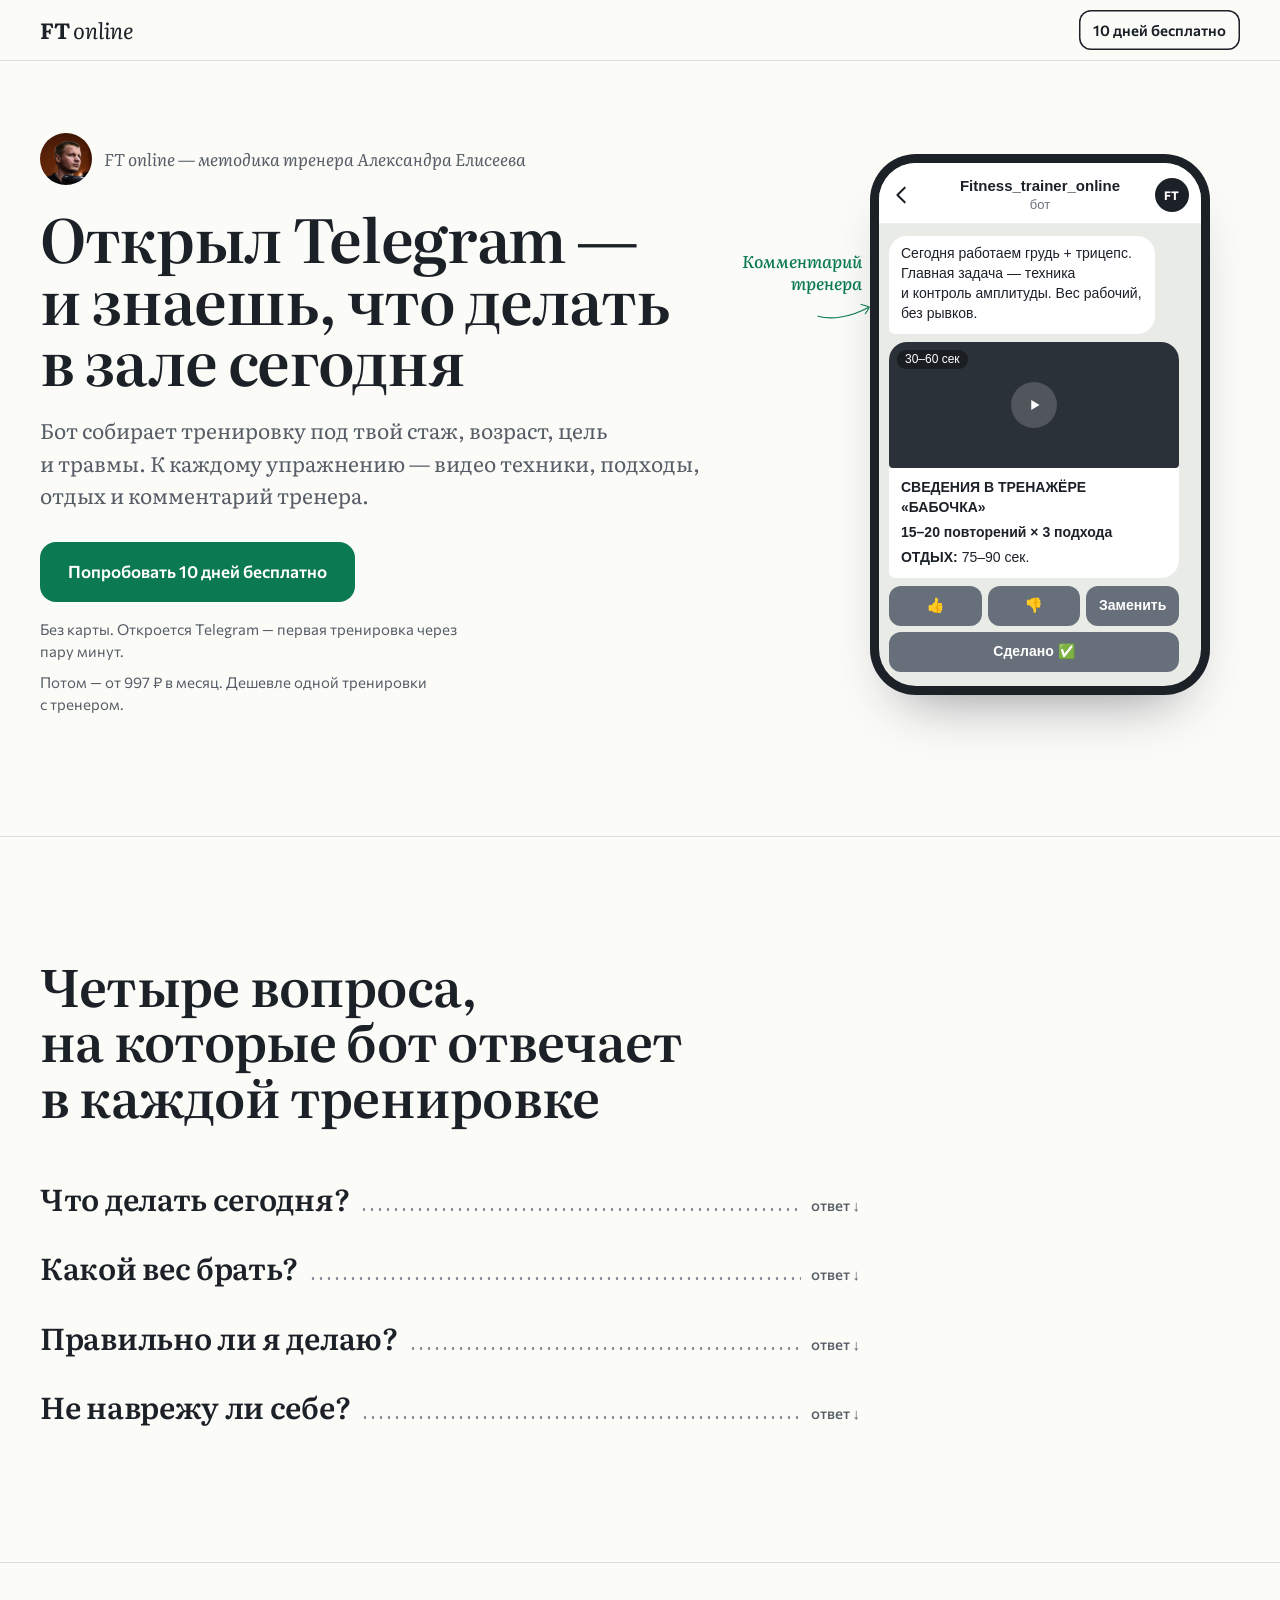
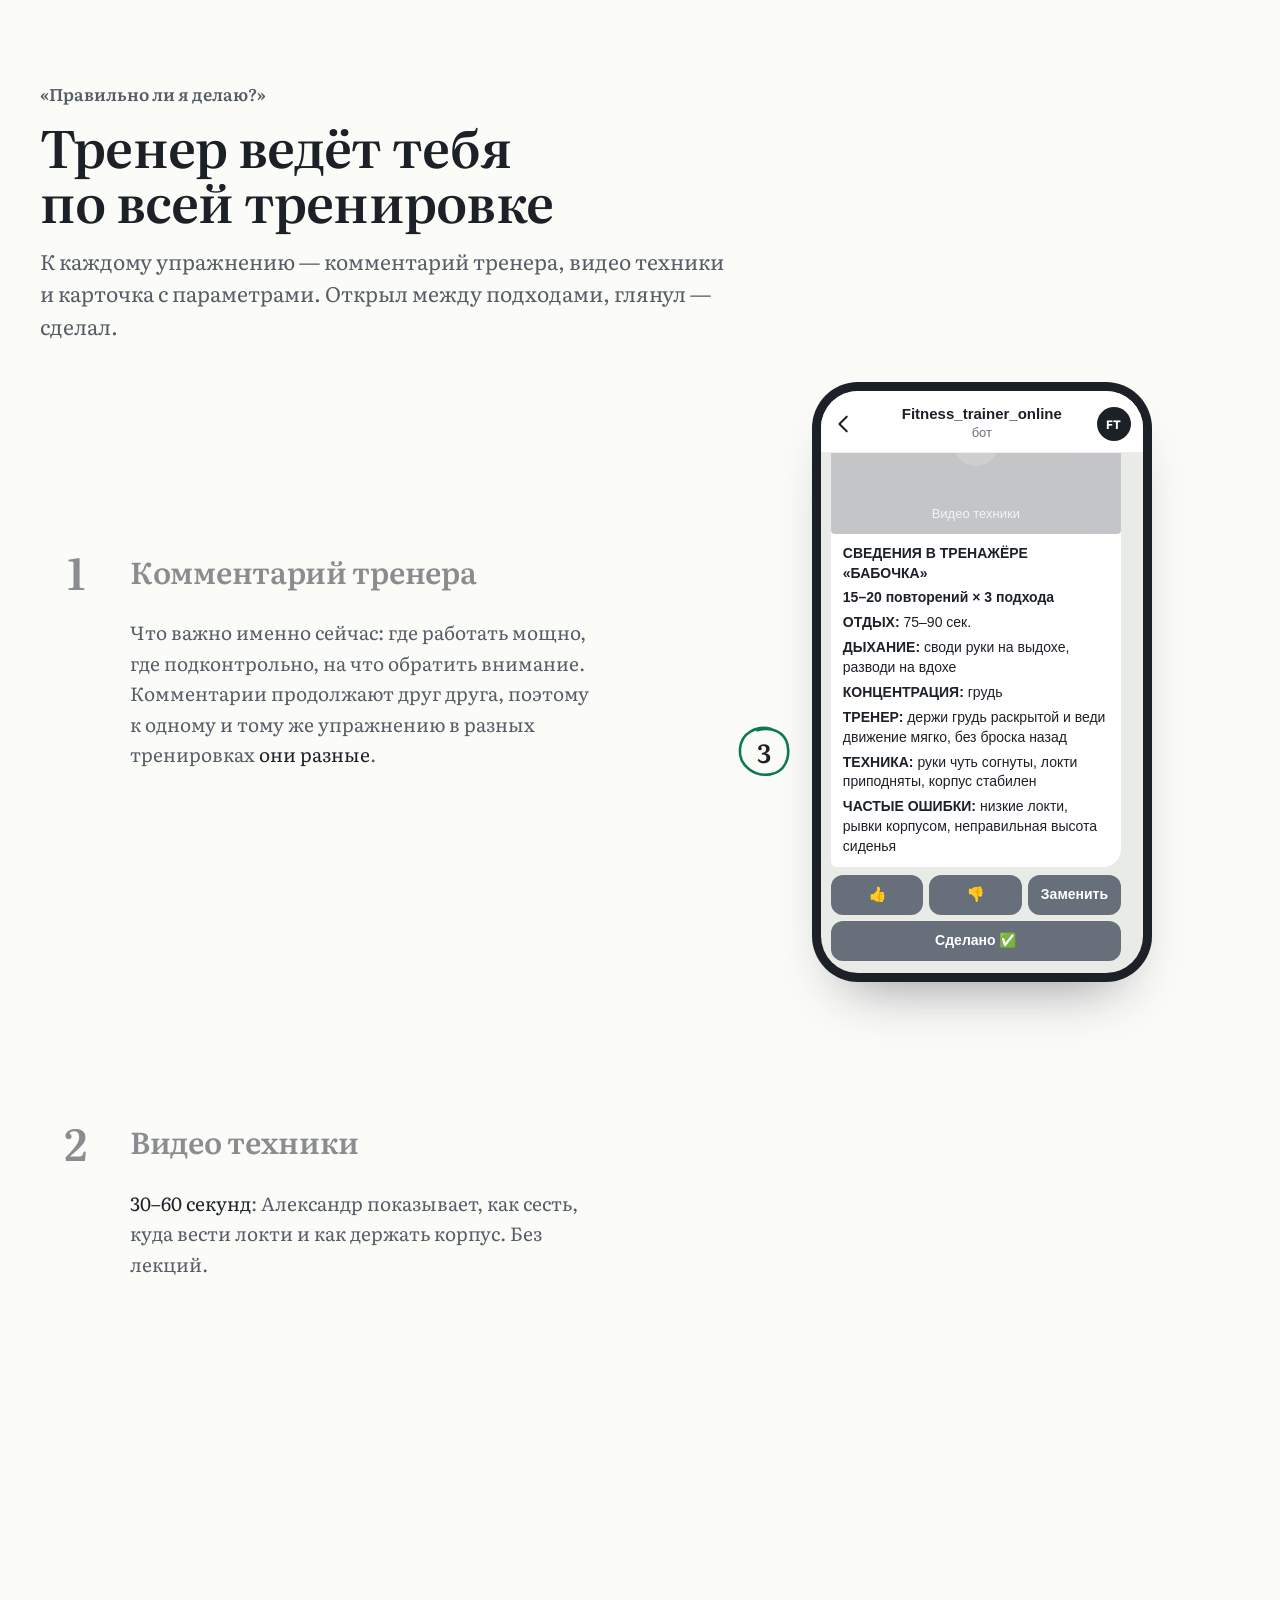
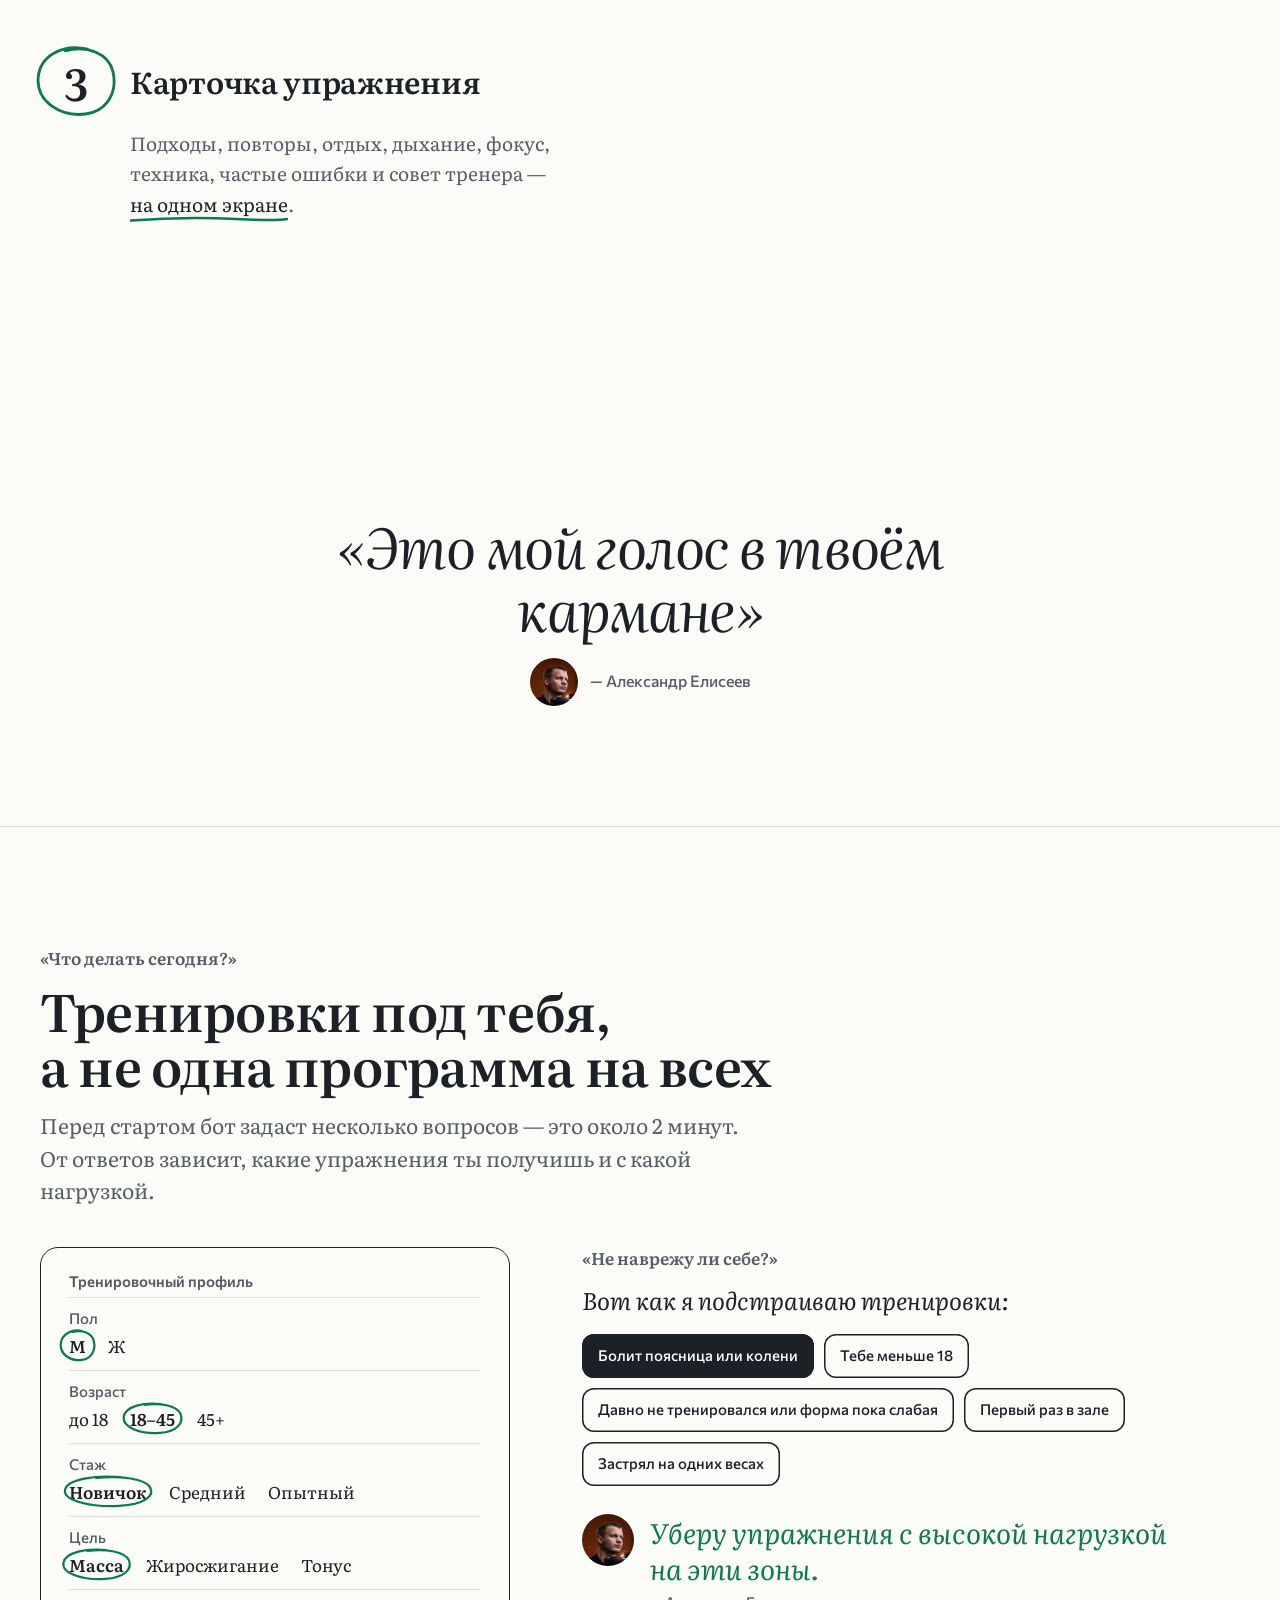
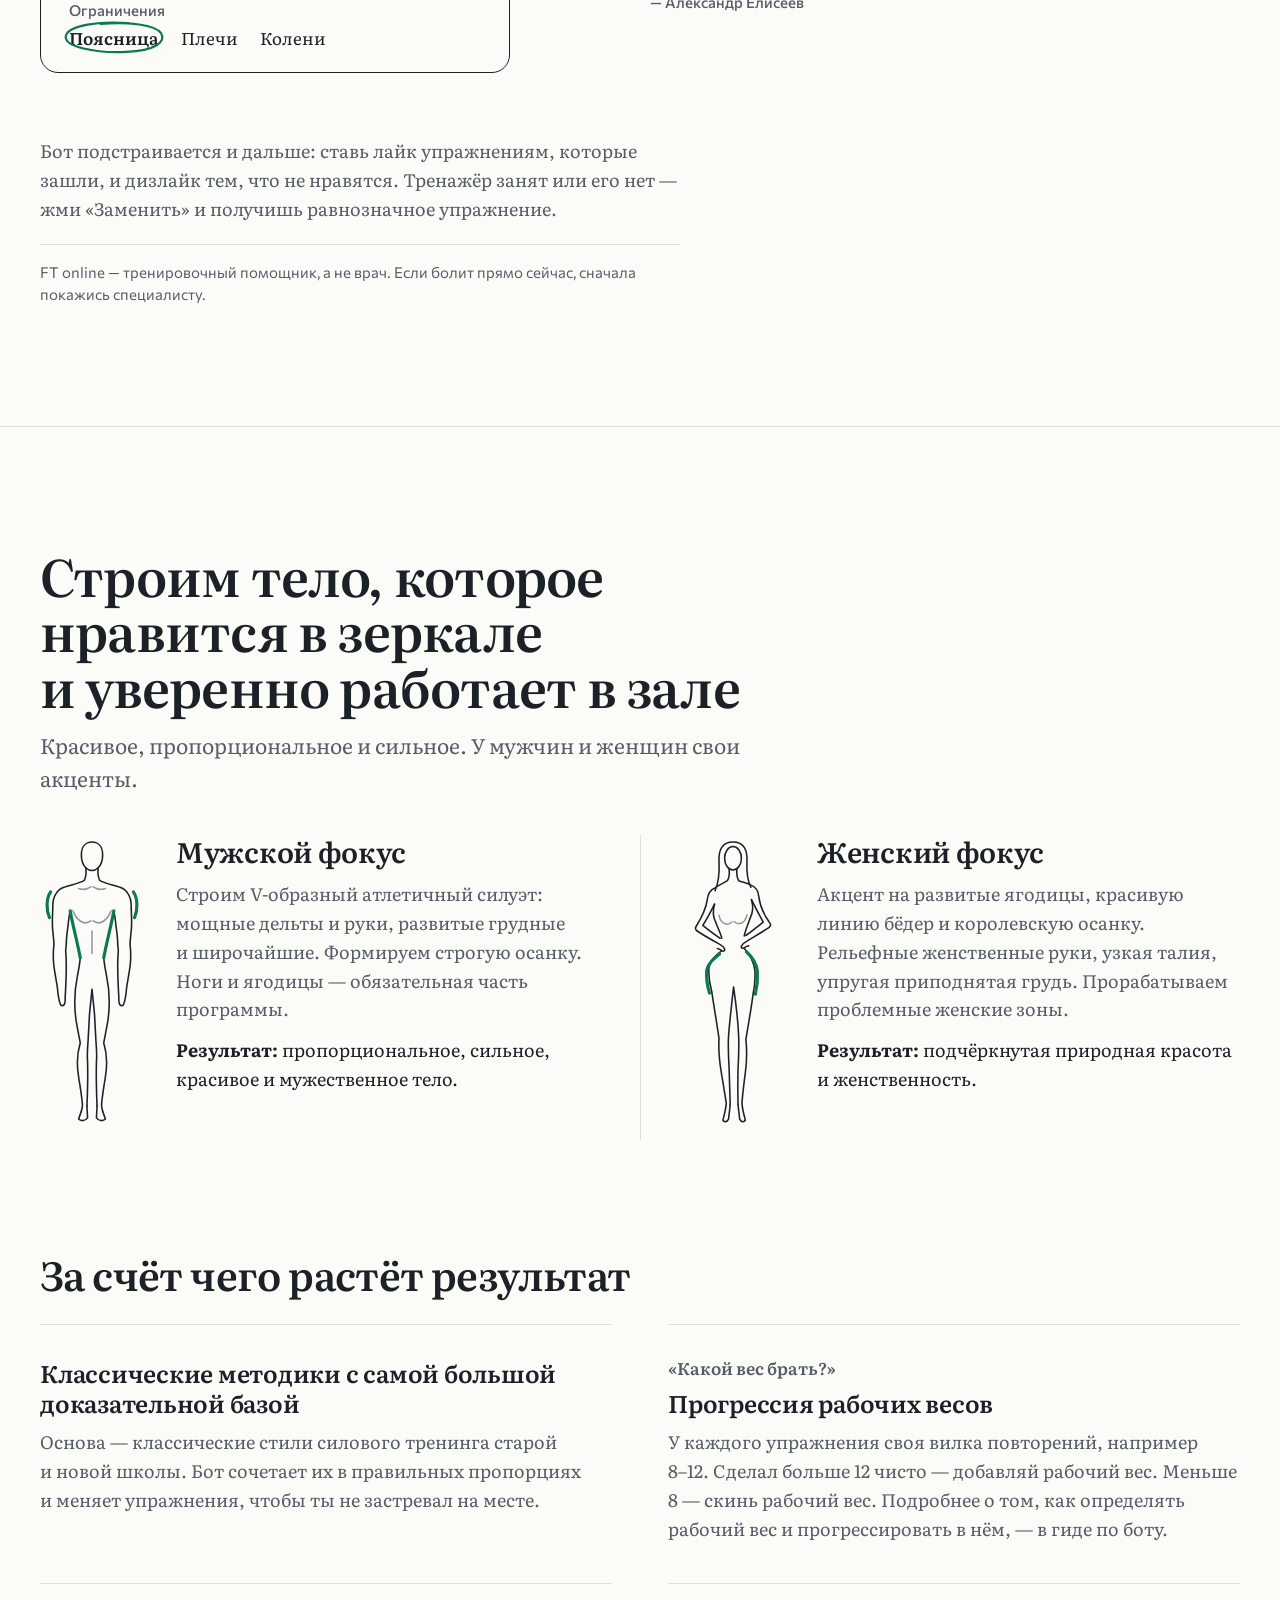
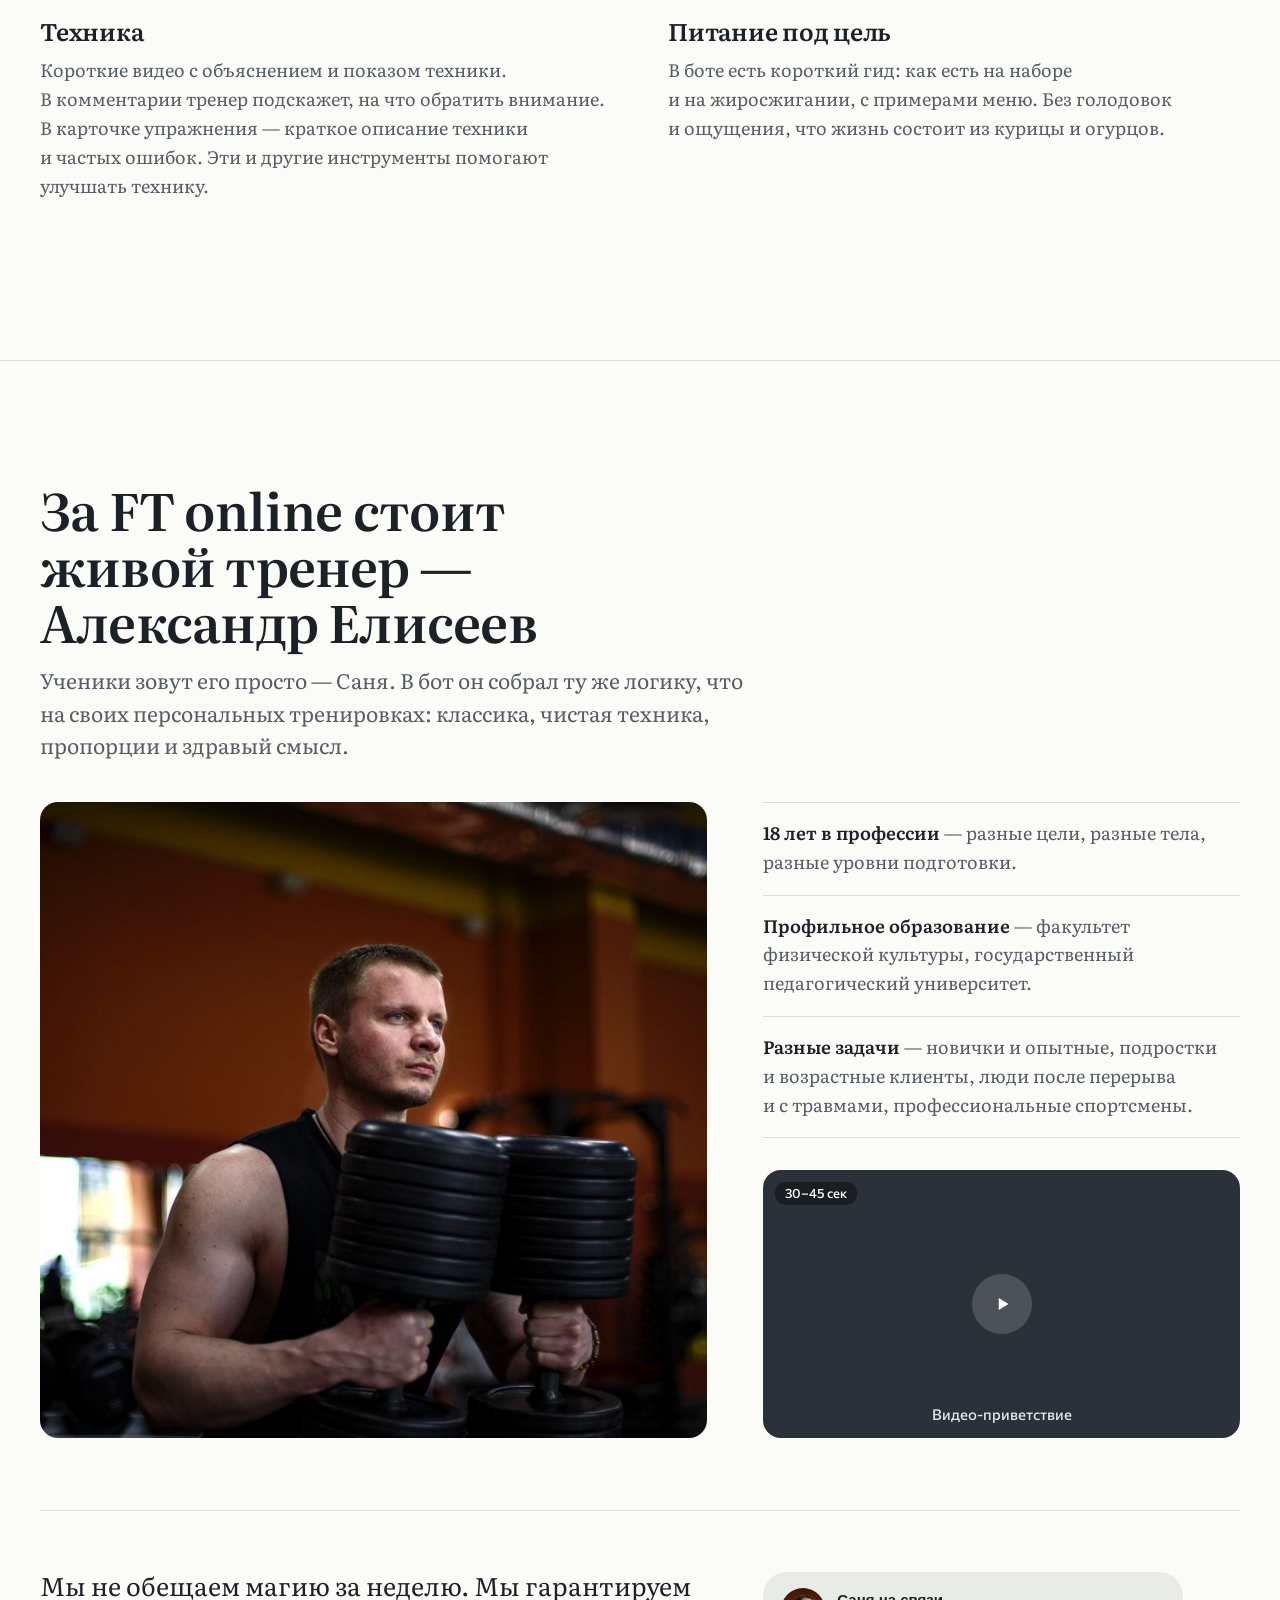
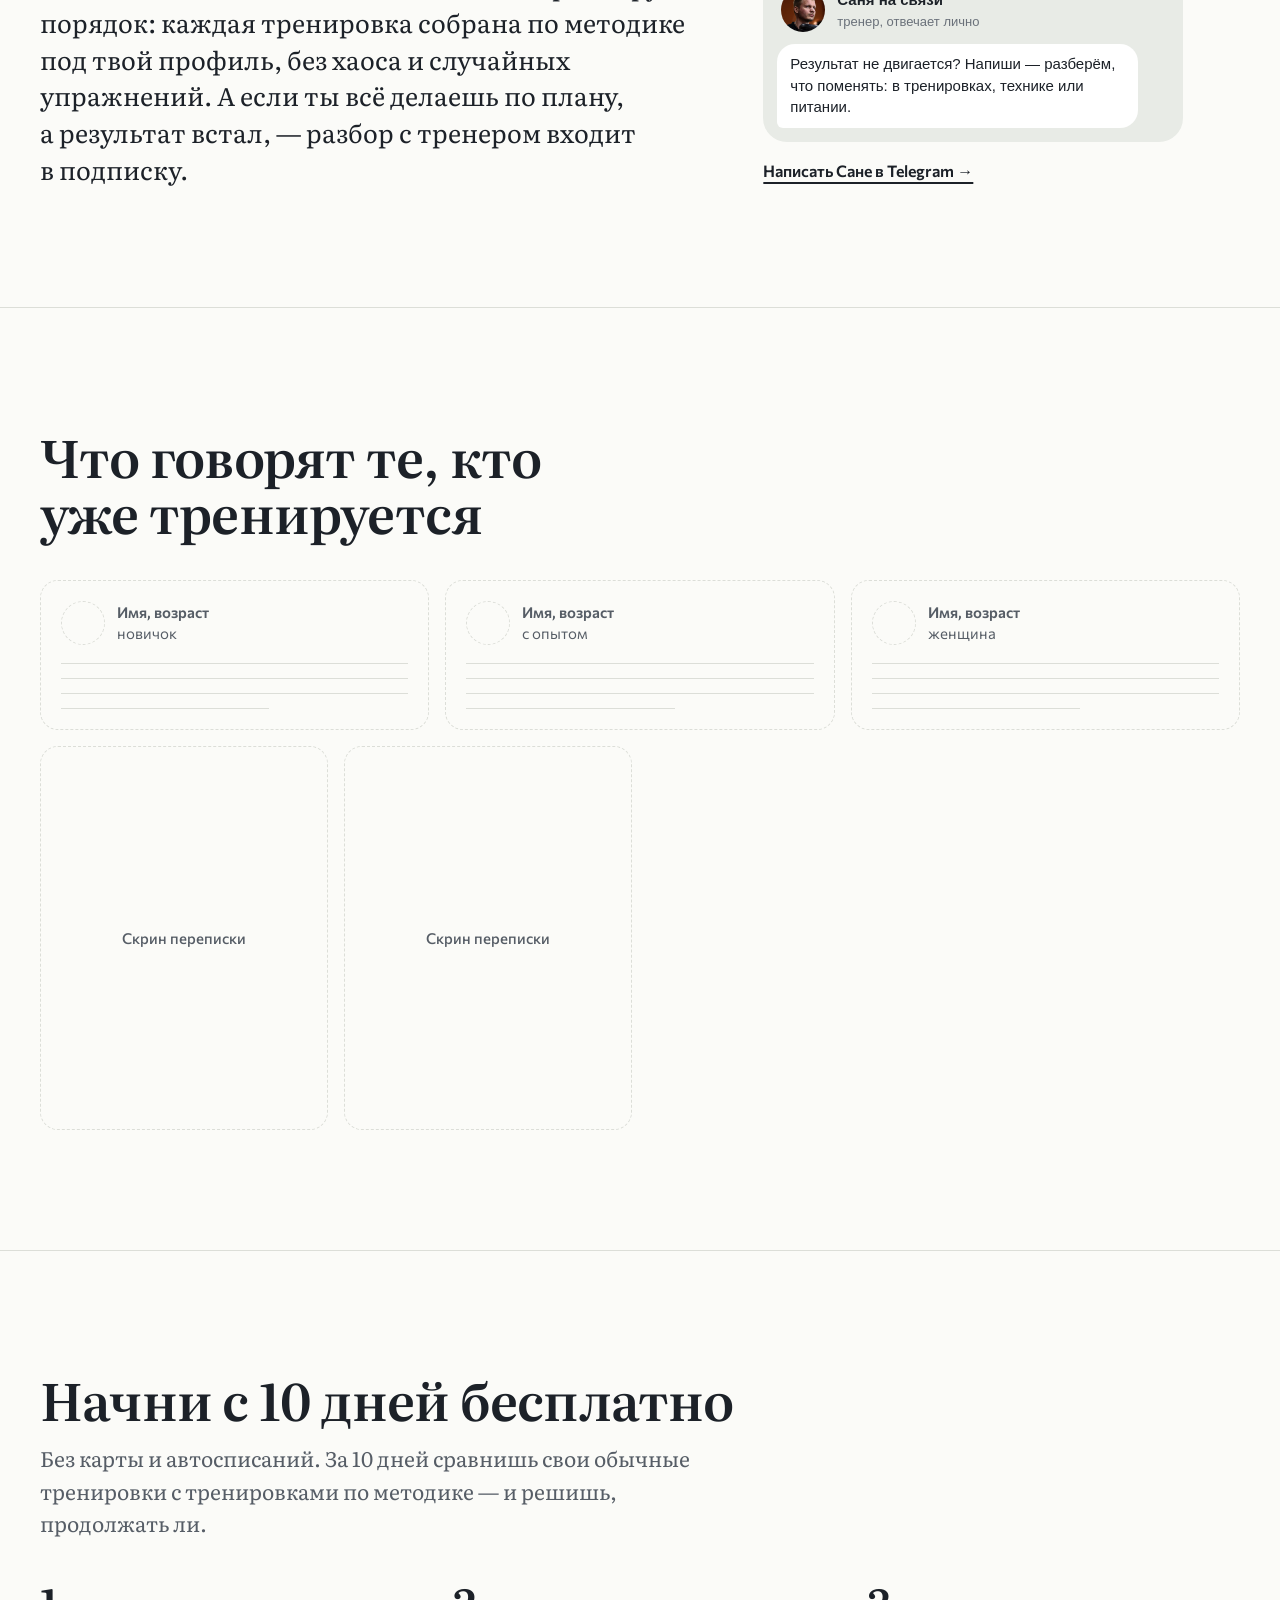
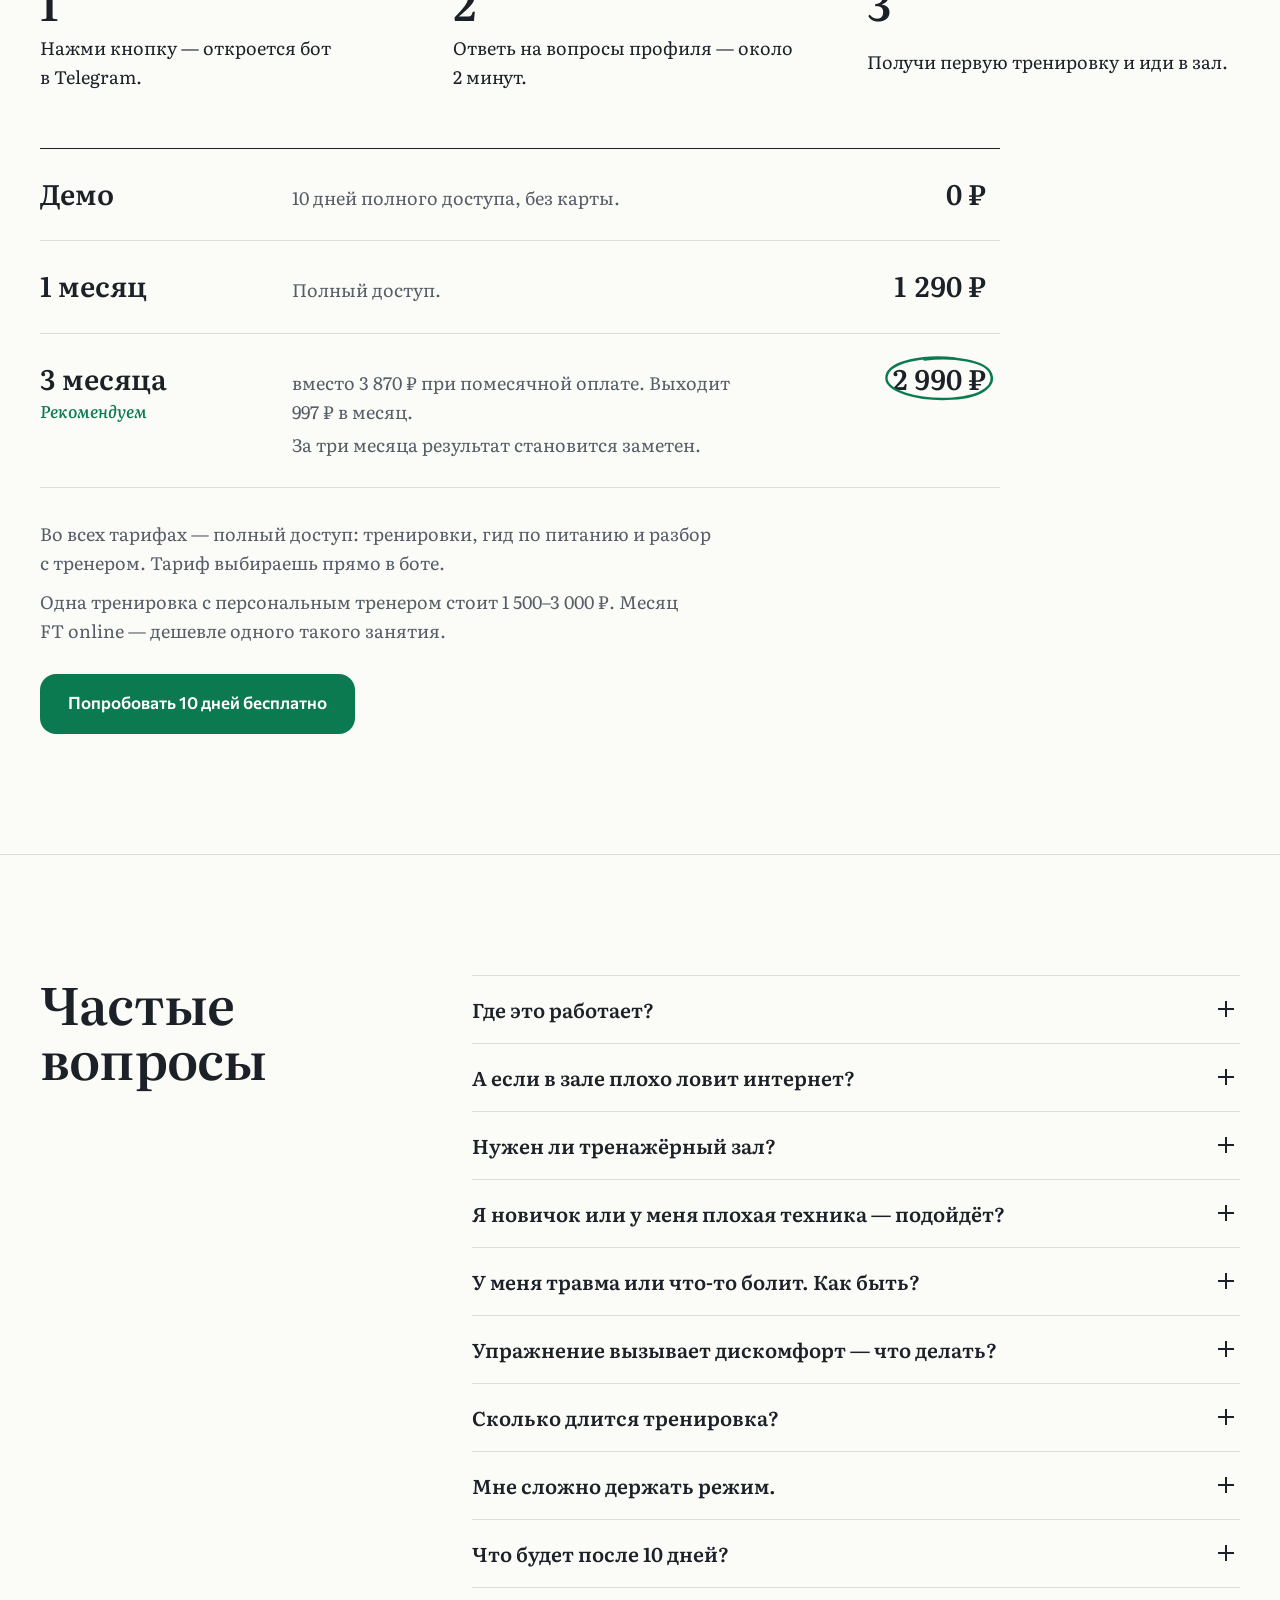
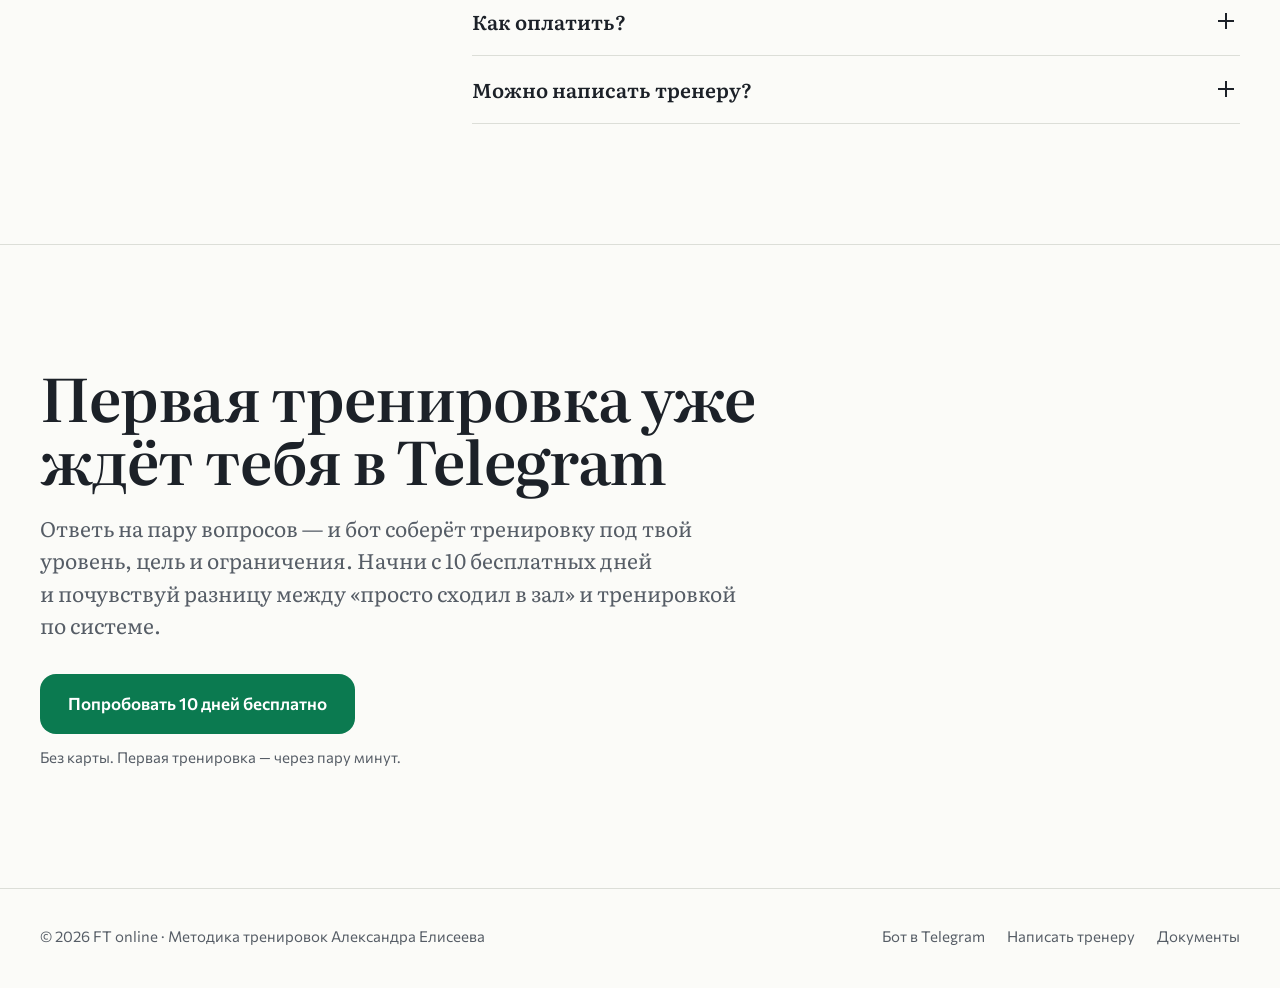
<file: landing/index.html>
<!doctype html>
<html lang="ru">
<head>
  <meta charset="utf-8">
  <meta name="viewport" content="width=device-width, initial-scale=1">
  <meta name="robots" content="noindex">
  <title>FT online — тренировки в зал по методике Александра Елисеева в Telegram</title>
  <meta name="description" content="Профессиональный инструмент для эффективных тренировок в зале. Бот в Telegram собирает тренировку под твой стаж, возраст, цель и травмы: видео техники и комментарий тренера к каждому упражнению. 10 дней бесплатно, без карты.">
  <meta property="og:type" content="website">
  <meta property="og:locale" content="ru_RU">
  <meta property="og:site_name" content="FT online">
  <meta property="og:title" content="FT online — знаешь, что делать в зале сегодня">
  <meta property="og:description" content="Тренировки в Telegram по методике тренера Александра Елисеева. 10 дней бесплатно, без карты.">
  <meta property="og:url" content="https://alexwf13.github.io/ft-online-concepts/landing/">
  <meta property="og:image" content="https://alexwf13.github.io/ft-online-concepts/landing/assets/img/og.jpg">
  <meta property="og:image:width" content="1200">
  <meta property="og:image:height" content="630">
  <meta property="og:image:alt" content="Александр Елисеев в зале с гантелями">
  <meta name="twitter:card" content="summary_large_image">
  <meta name="theme-color" content="#fbfbf8">
  <link rel="icon" href="assets/img/favicon.svg" type="image/svg+xml">
  <link rel="preconnect" href="https://fonts.googleapis.com">
  <link rel="preconnect" href="https://fonts.gstatic.com" crossorigin>
  <link rel="stylesheet" href="https://fonts.googleapis.com/css2?family=Commissioner:wght@400..700&family=Literata:ital,opsz,wght@0,7..72,400..700;1,7..72,400..600&display=swap">
  <link rel="stylesheet" href="assets/css/styles.css">
  <script>document.documentElement.classList.add("js");</script>
</head>
<body>

<!-- Pen marks of the trainer. Each mark on the page is <svg class="pen"><use href="#…"/></svg>;
     main.js copies the paths in, so every stroke can be drawn. -->
<svg class="sprite" aria-hidden="true" focusable="false">
  <symbol id="pen-tick" viewBox="0 0 80 64">
    <path d="M8 35 C 13 38, 19 45, 25 55 C 26.5 57.5, 28.5 57.5, 30 55 C 39 37, 52 20, 73 7"/>
  </symbol>
  <symbol id="pen-circle" viewBox="0 0 100 100" preserveAspectRatio="none">
    <path d="M63 9 C 38 2, 9 15, 7 45 C 5 75, 33 94, 61 90 C 87 86, 97 61, 92 37 C 87 14, 63 4, 38 11" vector-effect="non-scaling-stroke"/>
  </symbol>
  <symbol id="pen-under-a" viewBox="0 0 120 12" preserveAspectRatio="none">
    <path d="M3 7 C 25 4, 55 3, 80 5 C 95 6, 108 8, 117 5" vector-effect="non-scaling-stroke"/>
  </symbol>
  <symbol id="pen-under-b" viewBox="0 0 120 12" preserveAspectRatio="none">
    <path d="M3 5 C 30 8, 62 4, 90 6 C 102 7, 111 6, 117 4" vector-effect="non-scaling-stroke"/>
  </symbol>
  <symbol id="pen-arrow" viewBox="0 0 120 60">
    <path d="M6 48 C 32 52, 70 42, 103 17"/>
    <path d="M88 13 C 94 13.5, 100 14.5, 105 15.5 C 103.5 20.5, 101.5 25.5, 99 30"/>
  </symbol>
  <symbol id="pen-arrow-down" viewBox="0 0 40 100">
    <path d="M12 4 C 6 34, 9 64, 22 92"/>
    <path d="M10 81 C 14 85, 18 89, 22.5 93 C 24.5 87, 27 82, 30 77"/>
  </symbol>
</svg>

<header class="site-header">
  <div class="wrap site-header__row">
    <a class="logo" href="#top"><b>FT</b> <i>online</i></a>
    <a class="btn btn--sm" data-cta="header" href="#">10&nbsp;дней бесплатно</a>
  </div>
</header>

<main id="top">

  <!-- 1. First screen + M1 "the phone comes alive" -->
  <section class="hero" id="hero">
    <div class="wrap hero__grid">
      <div class="hero__text">
        <p class="hero__kicker">
          <img src="assets/img/trainer/face.jpg" alt="Александр Елисеев" width="56" height="56">
          <span>FT&nbsp;online&nbsp;— методика тренера Александра Елисеева</span>
        </p>
        <h1 class="hero__title">Открыл Telegram&nbsp;— и&nbsp;знаешь, что делать в&nbsp;зале сегодня</h1>
        <p class="hero__lead">Бот собирает тренировку под твой стаж, возраст, цель и&nbsp;травмы. К&nbsp;каждому упражнению&nbsp;— видео техники, подходы, отдых и&nbsp;комментарий тренера.</p>
        <div class="hero__action">
          <a class="btn btn--lg" data-cta="hero" href="#">Попробовать 10&nbsp;дней бесплатно</a>
          <p class="fine">Без карты. Откроется Telegram&nbsp;— первая тренировка через пару минут.</p>
          <p class="fine">Потом&nbsp;— от <span data-price="quarterPerMonth">997&nbsp;₽</span> в&nbsp;месяц. Дешевле одной тренировки с&nbsp;тренером.</p>
        </div>
      </div>

      <div class="hero__visual">
        <p class="margin-note hero__note">Комментарий тренера<svg class="pen margin-note__arrow margin-note__arrow--side" aria-hidden="true"><use href="#pen-arrow"/></svg><svg class="pen margin-note__arrow margin-note__arrow--down" aria-hidden="true"><use href="#pen-arrow-down"/></svg></p>

        <figure class="phone m1" aria-label="Пример тренировки в боте: комментарий тренера и карточка упражнения">
          <div class="phone__screen">
            <div class="tg-head">
              <svg class="tg-head__back" viewBox="0 0 24 24" aria-hidden="true"><path d="M15 4 L7 12 L15 20"/></svg>
              <p class="tg-head__title"><b>Fitness_trainer_online</b><span class="tg-head__status"><span class="st-idle">бот</span><span class="st-typing">печатает…</span></span></p>
              <span class="tg-head__ava" aria-hidden="true">FT</span>
            </div>
            <div class="tg-chat">
              <div class="tg-chat__feed">
                <p class="tg-typing" aria-hidden="true"><i></i><i></i><i></i></p>
                <p class="tg-msg tg-msg--text">Сегодня работаем грудь + трицепс. Главная задача&nbsp;— техника и&nbsp;контроль амплитуды. Вес рабочий, без рывков.</p>
                <div class="tg-msg tg-msg--media">
                  <div class="tg-video tg-video--short" role="img" aria-label="Видео техники, 30–60 секунд">
                    <span class="tg-video__time">30–60 сек</span>
                    <span class="tg-video__play"><svg viewBox="0 0 24 24" aria-hidden="true"><path d="M9 6.5 L18 12 L9 17.5 Z"/></svg></span>
                  </div>
                  <div class="tg-caption">
                    <p class="tg-caption__title">Сведения в тренажёре «бабочка»</p>
                    <p><b>15–20 повторений × 3 подхода</b></p>
                    <p><b class="tg-label">Отдых:</b> 75–90 сек.</p>
                  </div>
                </div>
                <div class="tg-keys">
                  <span class="tg-key">👍</span><span class="tg-key">👎</span><span class="tg-key">Заменить</span>
                  <span class="tg-key tg-key--wide tg-key--done">Сделано ✅</span>
                </div>
              </div>
            </div>
          </div>
          <svg class="pen m1__tick" aria-hidden="true"><use href="#pen-tick"/></svg>
        </figure>
      </div>
    </div>
  </section>

  <!-- 2. Four questions as the notebook's table of contents: each one leads to its answer further down -->
  <section class="section pain" id="pain">
    <div class="wrap">
      <div class="section-head">
        <h2>Четыре вопроса, на&nbsp;которые бот отвечает в&nbsp;каждой тренировке</h2>
      </div>

      <ul class="toc">
        <li><a class="toc__link" href="#q-today" data-ask><span class="toc__q">Что делать сегодня?<svg class="pen pen--under" aria-hidden="true"><use href="#pen-under-a"/></svg></span><span class="toc__dots" aria-hidden="true"></span><span class="toc__go">ответ <span class="toc__arrow" aria-hidden="true">↓</span></span></a></li>
        <li><a class="toc__link" href="#q-weight" data-ask><span class="toc__q">Какой вес брать?<svg class="pen pen--under" aria-hidden="true"><use href="#pen-under-b"/></svg></span><span class="toc__dots" aria-hidden="true"></span><span class="toc__go">ответ <span class="toc__arrow" aria-hidden="true">↓</span></span></a></li>
        <li><a class="toc__link" href="#q-right" data-ask><span class="toc__q">Правильно&nbsp;ли я&nbsp;делаю?<svg class="pen pen--under" aria-hidden="true"><use href="#pen-under-a"/></svg></span><span class="toc__dots" aria-hidden="true"></span><span class="toc__go">ответ <span class="toc__arrow" aria-hidden="true">↓</span></span></a></li>
        <li><a class="toc__link" href="#q-harm" data-ask><span class="toc__q">Не&nbsp;наврежу&nbsp;ли себе?<svg class="pen pen--under" aria-hidden="true"><use href="#pen-under-b"/></svg></span><span class="toc__dots" aria-hidden="true"></span><span class="toc__go">ответ <span class="toc__arrow" aria-hidden="true">↓</span></span></a></li>
      </ul>
    </div>
  </section>

  <!-- 3. The trainer leads you through the workout + M2 "layers" -->
  <section class="section inside" id="inside" data-active="1">
    <div class="wrap">
      <div class="section-head">
        <p class="echo" id="q-right" tabindex="-1"><span class="echo__text">«Правильно&nbsp;ли я&nbsp;делаю?»<svg class="pen pen--under" aria-hidden="true"><use href="#pen-under-a"/></svg></span></p>
        <h2>Тренер ведёт тебя по&nbsp;всей тренировке</h2>
        <p class="lead">К&nbsp;каждому упражнению&nbsp;— комментарий тренера, видео техники и&nbsp;карточка с&nbsp;параметрами. Открыл между подходами, глянул&nbsp;— сделал.</p>
      </div>

      <div class="inside__grid">
        <div class="layer-tabs" role="group" aria-label="Слои упражнения">
          <button type="button" class="layer-tab" data-layer="1" aria-pressed="true">Комментарий</button>
          <button type="button" class="layer-tab" data-layer="2" aria-pressed="false">Видео</button>
          <button type="button" class="layer-tab" data-layer="3" aria-pressed="false">Карточка</button>
          <span class="layer-tabs__mark" aria-hidden="true"><svg class="pen is-drawn"><use href="#pen-under-a"/></svg></span>
        </div>

        <ol class="layers">
          <li class="layer is-active" data-layer="1">
            <h3 class="layer__head">
              <button type="button" class="layer__btn" data-layer="1" aria-pressed="true">
                <span class="layer__num">1<svg class="pen pen--circle" aria-hidden="true"><use href="#pen-circle"/></svg></span>
                <span class="layer__name">Комментарий тренера</span>
              </button>
            </h3>
            <p class="layer__text">Что важно именно сейчас: где работать мощно, где подконтрольно, на&nbsp;что обратить внимание. Комментарии продолжают друг друга, поэтому к&nbsp;одному и&nbsp;тому&nbsp;же упражнению в&nbsp;разных тренировках <span class="hl">они разные<svg class="pen pen--under" aria-hidden="true"><use href="#pen-under-a"/></svg></span>.</p>
          </li>
          <li class="layer" data-layer="2">
            <h3 class="layer__head">
              <button type="button" class="layer__btn" data-layer="2" aria-pressed="false">
                <span class="layer__num">2<svg class="pen pen--circle" aria-hidden="true"><use href="#pen-circle"/></svg></span>
                <span class="layer__name">Видео техники</span>
              </button>
            </h3>
            <p class="layer__text"><span class="hl">30–60 секунд<svg class="pen pen--under" aria-hidden="true"><use href="#pen-under-b"/></svg></span>: Александр показывает, как сесть, куда вести локти и&nbsp;как держать корпус. Без лекций.</p>
          </li>
          <li class="layer" data-layer="3">
            <h3 class="layer__head">
              <button type="button" class="layer__btn" data-layer="3" aria-pressed="false">
                <span class="layer__num">3<svg class="pen pen--circle" aria-hidden="true"><use href="#pen-circle"/></svg></span>
                <span class="layer__name">Карточка упражнения</span>
              </button>
            </h3>
            <p class="layer__text">Подходы, повторы, отдых, дыхание, фокус, техника, частые ошибки и&nbsp;совет тренера&nbsp;— <span class="hl">на&nbsp;одном экране<svg class="pen pen--under" aria-hidden="true"><use href="#pen-under-a"/></svg></span>.</p>
          </li>
        </ol>

        <div class="inside__visual">
          <figure class="phone layers-phone" aria-label="Пример упражнения в боте: комментарий тренера, видео техники и карточка">
            <div class="phone__screen">
              <div class="tg-head">
                <svg class="tg-head__back" viewBox="0 0 24 24" aria-hidden="true"><path d="M15 4 L7 12 L15 20"/></svg>
                <p class="tg-head__title"><b>Fitness_trainer_online</b><span class="tg-head__status">бот</span></p>
                <span class="tg-head__ava" aria-hidden="true">FT</span>
              </div>
              <div class="tg-chat">
                <div class="tg-chat__feed">
                  <p class="tg-msg tg-msg--text" data-part="1">Сделай до&nbsp;упора, это твоё ключевое упражнение на&nbsp;грудь сегодня.</p>
                  <div class="tg-msg tg-msg--media">
                    <div class="tg-video" data-part="2" role="img" aria-label="Видео техники, 30–60 секунд">
                      <span class="tg-video__time">30–60 сек</span>
                      <span class="tg-video__play"><svg viewBox="0 0 24 24" aria-hidden="true"><path d="M9 6.5 L18 12 L9 17.5 Z"/></svg></span>
                      <span class="tg-video__label">Видео техники</span>
                    </div>
                    <div class="tg-caption" data-part="3">
                      <p class="tg-caption__title">Сведения в тренажёре «бабочка»</p>
                      <p><b>15–20 повторений × 3 подхода</b></p>
                      <p><b class="tg-label">Отдых:</b> 75–90 сек.</p>
                      <p><b class="tg-label">Дыхание:</b> своди руки на выдохе, разводи на вдохе</p>
                      <p><b class="tg-label">Концентрация:</b> грудь</p>
                      <p><b class="tg-label">Тренер:</b> держи грудь раскрытой и веди движение мягко, без броска назад</p>
                      <p><b class="tg-label">Техника:</b> руки чуть согнуты, локти приподняты, корпус стабилен</p>
                      <p><b class="tg-label">Частые ошибки:</b> низкие локти, рывки корпусом, неправильная высота сиденья</p>
                    </div>
                  </div>
                  <div class="tg-keys" data-part="3">
                    <span class="tg-key">👍</span><span class="tg-key">👎</span><span class="tg-key">Заменить</span>
                    <span class="tg-key tg-key--wide">Сделано ✅</span>
                  </div>
                </div>
              </div>
            </div>
          </figure>
          <span class="layers-marker" aria-hidden="true"><span class="layers-marker__num">1</span><svg class="pen is-drawn"><use href="#pen-circle"/></svg></span>
        </div>
      </div>

      <figure class="pull">
        <blockquote><p>«Это мой голос в&nbsp;твоём кармане»</p></blockquote>
        <figcaption><img src="assets/img/trainer/face.jpg" alt="" width="56" height="56" loading="lazy">—&nbsp;Александр Елисеев</figcaption>
      </figure>
    </div>
  </section>

  <!-- 4. Made for you: the training profile + M3 "situation → the trainer's answer" -->
  <section class="section fit" id="profile">
    <div class="wrap">
      <div class="section-head">
        <p class="echo" id="q-today" tabindex="-1"><span class="echo__text">«Что делать сегодня?»<svg class="pen pen--under" aria-hidden="true"><use href="#pen-under-b"/></svg></span></p>
        <h2>Тренировки под тебя, а&nbsp;не&nbsp;одна программа на&nbsp;всех</h2>
        <p class="lead">Перед стартом бот задаст несколько вопросов&nbsp;— это около 2&nbsp;минут. От&nbsp;ответов зависит, какие упражнения ты&nbsp;получишь и&nbsp;с&nbsp;какой нагрузкой.</p>
      </div>

      <div class="fit__grid">
        <figure class="form" aria-label="Пример тренировочного профиля">
          <figcaption class="form__title">Тренировочный профиль</figcaption>
          <dl class="form__rows">
            <div class="form__row"><dt>Пол</dt><dd><span class="opt opt--on">М<svg class="pen pen--circle" aria-hidden="true" data-draw><use href="#pen-circle"/></svg></span> <span class="opt">Ж</span></dd></div>
            <div class="form__row"><dt>Возраст</dt><dd><span class="opt">до&nbsp;18</span> <span class="opt opt--on">18–45<svg class="pen pen--circle" aria-hidden="true" data-draw><use href="#pen-circle"/></svg></span> <span class="opt">45+</span></dd></div>
            <div class="form__row"><dt>Стаж</dt><dd><span class="opt opt--on">Новичок<svg class="pen pen--circle" aria-hidden="true" data-draw><use href="#pen-circle"/></svg></span> <span class="opt">Средний</span> <span class="opt">Опытный</span></dd></div>
            <div class="form__row"><dt>Цель</dt><dd><span class="opt opt--on">Масса<svg class="pen pen--circle" aria-hidden="true" data-draw><use href="#pen-circle"/></svg></span> <span class="opt">Жиросжигание</span> <span class="opt">Тонус</span></dd></div>
            <div class="form__row"><dt>Ограничения</dt><dd><span class="opt opt--on">Поясница<svg class="pen pen--circle" aria-hidden="true" data-draw><use href="#pen-circle"/></svg></span> <span class="opt">Плечи</span> <span class="opt">Колени</span></dd></div>
          </dl>
        </figure>

        <div class="adapt" id="adapt">
          <p class="echo" id="q-harm" tabindex="-1"><span class="echo__text">«Не&nbsp;наврежу&nbsp;ли себе?»<svg class="pen pen--under" aria-hidden="true"><use href="#pen-under-a"/></svg></span></p>
          <p class="adapt__intro" id="adapt-intro">Вот как я&nbsp;подстраиваю тренировки:</p>
          <div class="chips" role="group" aria-labelledby="adapt-intro">
            <button type="button" class="chip" data-adapt="0" aria-pressed="true" aria-controls="adapt-answers">Болит поясница или колени</button>
            <button type="button" class="chip" data-adapt="1" aria-pressed="false" aria-controls="adapt-answers">Тебе меньше 18</button>
            <button type="button" class="chip" data-adapt="2" aria-pressed="false" aria-controls="adapt-answers">Давно не&nbsp;тренировался или форма пока слабая</button>
            <button type="button" class="chip" data-adapt="3" aria-pressed="false" aria-controls="adapt-answers">Первый раз в&nbsp;зале</button>
            <button type="button" class="chip" data-adapt="4" aria-pressed="false" aria-controls="adapt-answers">Застрял на&nbsp;одних весах</button>
          </div>
          <div class="adapt__reply">
            <img class="adapt__ava" src="assets/img/trainer/face.jpg" alt="" width="56" height="56" loading="lazy">
            <div class="adapt__answers" id="adapt-answers" aria-live="polite">
              <p class="adapt__answer is-active" data-adapt="0">Уберу упражнения с&nbsp;высокой нагрузкой на&nbsp;эти зоны.</p>
              <p class="adapt__answer" data-adapt="1">Учту зоны роста и&nbsp;не&nbsp;дам большой нагрузки на&nbsp;позвоночник.</p>
              <p class="adapt__answer" data-adapt="2">Снижу общую нагрузку.</p>
              <p class="adapt__answer" data-adapt="3">Оставлю только базовые, травмобезопасные упражнения.</p>
              <p class="adapt__answer" data-adapt="4">Помогу выйти из&nbsp;застоя.</p>
            </div>
            <p class="adapt__sign">—&nbsp;Александр Елисеев</p>
          </div>
        </div>
      </div>

      <div class="fit__after">
        <p>Бот подстраивается и&nbsp;дальше: ставь лайк упражнениям, которые зашли, и&nbsp;дизлайк тем, что не&nbsp;нравятся. Тренажёр занят или его нет&nbsp;— жми «Заменить» и&nbsp;получишь равнозначное упражнение.</p>
        <p class="safety">FT&nbsp;online&nbsp;— тренировочный помощник, а&nbsp;не&nbsp;врач. Если болит прямо сейчас, сначала покажись специалисту.</p>
      </div>
    </div>
  </section>

  <!-- 5. Result: the body we build and why it grows + M4 "reps slider" -->
  <section class="section result" id="result">
    <div class="wrap">
      <div class="section-head">
        <h2>Строим тело, которое нравится в&nbsp;зеркале и&nbsp;уверенно работает в&nbsp;зале</h2>
        <p class="lead">Красивое, пропорциональное и&nbsp;сильное. У&nbsp;мужчин и&nbsp;женщин свои акценты.</p>
      </div>

      <div class="focus">
        <article class="focus__item">
          <svg class="sketch" viewBox="0 0 100 260" role="img" aria-label="Эскиз мужского силуэта: широкие плечи и V-образный торс">
            <g class="sketch__ink">
              <path d="M50 4.5 C 44 4.5, 40.5 9, 40.5 16 C 40.5 21, 42 25, 44.5 27.5 C 46.5 29.5, 48 30, 50 30 C 52 30, 53.5 29.5, 55.5 27.5 C 58 25, 59.5 21, 59.5 16 C 59.5 9, 56 4.5, 50 4.5 Z"/>
              <path d="M44.5 28 C 45 32, 44.5 36, 43 39 C 37 42, 30 43, 25 45 C 19 47, 15 53, 15 61 C 15 68, 14 76, 15 84 C 15.5 90, 16 93, 16 96 C 15 104, 15 112, 17 122 C 18 128, 18.5 131, 19 134 C 19.5 140, 20 146, 22 150 C 24 152, 26 150, 26 146 C 26 140, 26.5 137, 26.5 134 C 27 124, 27.5 112, 26.5 102 C 26.5 99, 27 97, 27 96 C 27 90, 28 84, 28.5 80 C 29 75, 29.5 70, 30.5 66"/>
              <path d="M55.5 28 C 55 32, 55.5 36, 57 39 C 63 42, 70 43, 75 45 C 81 47, 85 53, 85 61 C 85 68, 86 76, 85 84 C 84.5 90, 84 93, 84 96 C 85 104, 85 112, 83 122 C 82 128, 81.5 131, 81 134 C 80.5 140, 80 146, 78 150 C 76 152, 74 150, 74 146 C 74 140, 73.5 137, 73.5 134 C 73 124, 72.5 112, 73.5 102 C 73.5 99, 73 97, 73 96 C 73 90, 72 84, 71.5 80 C 71 75, 70.5 70, 69.5 66"/>
              <path d="M30.5 66 C 33 80, 37 94, 39.5 108 C 39 114, 38 119, 37 124 C 34.5 136, 34 150, 35.5 162 C 37 172, 38.5 178, 39.5 184 C 37 192, 36 202, 38 214 C 39.5 224, 41 232, 41.5 240 C 41 245, 39 249, 38 252 C 40 254, 44 254, 46 251 C 46 247, 45.5 244, 45.5 240"/>
              <path d="M69.5 66 C 67 80, 63 94, 60.5 108 C 61 114, 62 119, 63 124 C 65.5 136, 66 150, 64.5 162 C 63 172, 61.5 178, 60.5 184 C 63 192, 64 202, 62 214 C 60.5 224, 59 232, 58.5 240 C 59 245, 61 249, 62 252 C 60 254, 56 254, 54 251 C 54 247, 54.5 244, 54.5 240"/>
              <path d="M45.5 240 C 46 228, 46.5 214, 46 200 C 45.5 194, 46 188, 46.5 182 C 47 166, 48.5 148, 50 136 C 51.5 148, 53 166, 53.5 182 C 54 188, 54.5 194, 54 200 C 53.5 214, 54 228, 54.5 240"/>
              <path class="sketch__soft" d="M33 66 C 37 76, 44 79, 49 75 M51 75 C 56 79, 63 76, 67 66 M38 46 C 42 47.5, 46 46.5, 49 44.5 M51 44.5 C 54 46.5, 58 47.5, 62 46 M50 84 L 50 104"/>
            </g>
            <svg class="pen" x="0" y="0" width="100" height="260" viewBox="0 0 100 260" data-draw><path d="M13 49 C 9 55, 9 65, 12 72"/><path d="M87 49 C 91 55, 91 65, 88 72"/><path d="M30.5 66 C 33 80, 37 94, 39.5 108"/><path d="M69.5 66 C 67 80, 63 94, 60.5 108"/></svg>
          </svg>
          <h3>Мужской фокус</h3>
          <p>Строим V-образный атлетичный силуэт: мощные дельты и&nbsp;руки, развитые грудные и&nbsp;широчайшие. Формируем строгую осанку. Ноги и&nbsp;ягодицы&nbsp;— обязательная часть программы.</p>
          <p class="focus__result"><b>Результат:</b> пропорциональное, сильное, красивое и&nbsp;мужественное тело.</p>
        </article>
        <article class="focus__item">
          <svg class="sketch" viewBox="0 0 100 260" role="img" aria-label="Эскиз женского силуэта: узкая талия и выраженная линия бёдер">
            <g class="sketch__ink">
              <ellipse cx="50" cy="19" rx="7.5" ry="10.5"/>
              <path d="M50 4.5 C 40 4.5, 37 12, 37.5 22 C 38 32, 37.5 40, 34 48 M50 4.5 C 60 4.5, 63 12, 62.5 22 C 62 31, 62.5 38, 66 45"/>
              <path d="M46.5 29 C 47 33, 46.5 36.5, 45 39 C 41 41.5, 37 43, 34 45.5 C 30 47, 27.5 51, 27 56 C 26 64, 22 72, 17 80 C 16 81.5, 16.5 83, 18 84 C 24 88, 31 92, 37.5 95.5 C 39.5 96.5, 41.5 98, 42.5 100 C 43 101.5, 41.5 102.5, 40 101.5 C 38.5 100.5, 37 100, 36 99.7"/>
              <path d="M53.5 29 C 53 33, 53.5 36, 55 39 C 59 40.5, 63 41.5, 66 43 C 70 44.5, 72.5 48, 73 53 C 74 61, 78 70, 83 77 C 84 78.5, 83.5 80, 82 81 C 76 85, 69 89, 62.5 93 C 60.5 94, 58.5 95.5, 57.5 97.5 C 57 99, 58.5 100, 60 99 C 61.5 98, 63 97.5, 64 97.2"/>
              <path d="M33.5 60 C 30.5 66, 27 73, 23 79 C 28 83, 33 87, 38.5 90.5"/>
              <path d="M66.5 56 C 69.5 62, 73 69, 77 76 C 72 80, 67 84, 61.5 88"/>
              <path d="M33.5 60 C 32 65, 32 71, 34.5 76 C 36.5 81.5, 39 86, 40 90.5"/>
              <path d="M66.5 56 C 68 61, 68 67, 65.5 72 C 63.5 78, 61 83, 60 88.5"/>
              <path d="M39.5 102 C 34 106, 29.5 110, 28.5 117 C 28 124, 29 131, 31 138 C 33 152, 35.5 166, 37.5 180 C 37 188, 37.5 198, 39.5 210 C 41.5 222, 43 231, 44 238 C 43.5 244, 42 249, 41 253 C 42 255, 44.5 255, 46 252 C 46.5 248, 47 244, 47.5 239"/>
              <path d="M47.5 239 C 47.2 232, 47 222, 46.5 206 C 46 198, 45.5 188, 46 178 C 47 164, 49 148, 50.5 134 C 52.5 148, 54.5 164, 55 177 C 55.5 188, 55 198, 54.5 207 C 54.2 222, 54.3 231, 54.5 239"/>
              <path d="M60.5 100 C 65 105, 68.5 111, 69.5 119 C 70 126, 69.5 133, 68 140 C 66.5 152, 64 166, 61.5 181 C 62.5 190, 62.5 200, 61 211 C 59.5 222, 58.5 231, 58 238 C 58.5 244, 60 249, 61 253 C 60 255, 57.5 255, 56 252 C 55.5 248, 55 244, 54.5 239"/>
              <path class="sketch__soft" d="M37.5 70 C 39 77.5, 45 80, 49 76 M51 75.5 C 55 79.5, 61 77, 62.5 69.5"/>
            </g>
            <svg class="pen" x="0" y="0" width="100" height="260" viewBox="0 0 100 260" data-draw><path d="M38 104.5 C 33 108.5, 28 112.5, 26.5 119 C 26 126, 27 133, 29 139.5"/><path d="M62 102.5 C 67 107, 71 112.5, 71.8 120 C 72.2 127, 71.5 134, 70 140.5"/></svg>
          </svg>
          <h3>Женский фокус</h3>
          <p>Акцент на&nbsp;развитые ягодицы, красивую линию бёдер и&nbsp;королевскую осанку. Рельефные женственные руки, узкая талия, упругая приподнятая грудь. Прорабатываем проблемные женские зоны.</p>
          <p class="focus__result"><b>Результат:</b> подчёркнутая природная красота и&nbsp;женственность.</p>
        </article>
      </div>

      <h3 class="sub-title">За&nbsp;счёт чего растёт результат</h3>
      <div class="why">
        <article class="why__card">
          <div class="why__head">
            <h4 class="why__title">Классические методики с&nbsp;самой большой доказательной базой</h4>
          </div>
          <p>Основа&nbsp;— классические стили силового тренинга старой и&nbsp;новой школы. Бот сочетает их&nbsp;в&nbsp;правильных пропорциях и&nbsp;меняет упражнения, чтобы ты&nbsp;не&nbsp;застревал на&nbsp;месте.</p>
        </article>
        <article class="why__card">
          <div class="why__head">
            <p class="echo" id="q-weight" tabindex="-1"><span class="echo__text">«Какой вес брать?»<svg class="pen pen--under" aria-hidden="true"><use href="#pen-under-a"/></svg></span></p>
            <h4 class="why__title">Прогрессия рабочих весов</h4>
          </div>
          <p>У&nbsp;каждого упражнения своя вилка повторений, например <span class="nw">8–12</span>. Сделал больше 12&nbsp;чисто&nbsp;— добавляй рабочий вес. Меньше 8&nbsp;— скинь рабочий вес. Подробнее о&nbsp;том, как определять рабочий вес и&nbsp;прогрессировать в&nbsp;нём,&nbsp;— в&nbsp;гиде по&nbsp;боту.</p>
        </article>
        <article class="why__card">
          <div class="why__head">
            <h4 class="why__title">Техника</h4>
          </div>
          <p>Короткие видео с&nbsp;объяснением и&nbsp;показом техники. В&nbsp;комментарии тренер подскажет, на&nbsp;что обратить внимание. В&nbsp;карточке упражнения&nbsp;— краткое описание техники и&nbsp;частых ошибок. Эти и&nbsp;другие инструменты помогают улучшать технику.</p>
        </article>
        <article class="why__card">
          <div class="why__head">
            <h4 class="why__title">Питание под цель</h4>
          </div>
          <p>В&nbsp;боте есть короткий гид: как есть на&nbsp;наборе и&nbsp;на&nbsp;жиросжигании, с&nbsp;примерами меню. Без голодовок и&nbsp;ощущения, что жизнь состоит из&nbsp;курицы и&nbsp;огурцов.</p>
        </article>
      </div>
    </div>
  </section>

  <!-- 6. The trainer -->
  <section class="section coach" id="trainer">
    <div class="wrap">
      <div class="section-head">
        <h2>За&nbsp;FT&nbsp;online стоит живой тренер&nbsp;— Александр Елисеев</h2>
        <p class="lead">Ученики зовут его просто&nbsp;— Саня. В&nbsp;бот он&nbsp;собрал ту&nbsp;же логику, что на&nbsp;своих персональных тренировках: классика, чистая техника, пропорции и&nbsp;здравый смысл.</p>
      </div>

      <div class="coach__grid">
        <figure class="coach__photo">
          <img src="assets/img/trainer/gym-1200.jpg" srcset="assets/img/trainer/gym-1200.jpg 1200w, assets/img/trainer/gym-2400.jpg 2400w" sizes="(min-width: 960px) 680px, 100vw" alt="Александр Елисеев в зале с гантелями" width="1200" height="800" loading="lazy">
        </figure>
        <div class="coach__side">
          <ul class="facts">
            <li><b>18&nbsp;лет в&nbsp;профессии</b>&nbsp;— разные цели, разные тела, разные уровни подготовки.</li>
            <li><b>Профильное образование</b>&nbsp;— факультет физической культуры, государственный педагогический университет.</li>
            <li><b>Разные задачи</b>&nbsp;— новички и&nbsp;опытные, подростки и&nbsp;возрастные клиенты, люди после перерыва и&nbsp;с&nbsp;травмами, профессиональные спортсмены.</li>
          </ul>
          <button type="button" class="hello" data-video-soon>
            <span class="hello__time">30–45 сек</span>
            <span class="hello__play" aria-hidden="true"><svg viewBox="0 0 24 24"><path d="M9 6.5 L18 12 L9 17.5 Z"/></svg></span>
            <span class="hello__label">Видео-приветствие</span>
          </button>
        </div>
      </div>

      <div class="contact">
        <p class="contact__text">Мы не&nbsp;обещаем магию за&nbsp;неделю. Мы&nbsp;гарантируем порядок: каждая тренировка собрана по&nbsp;методике под твой профиль, без хаоса и&nbsp;случайных упражнений. А&nbsp;если ты&nbsp;всё делаешь по&nbsp;плану, а&nbsp;результат встал,&nbsp;— разбор с&nbsp;тренером входит в&nbsp;подписку.</p>
        <div class="contact__side">
          <div class="tg-card">
            <div class="tg-card__head">
              <img src="assets/img/trainer/face.jpg" alt="" width="44" height="44" loading="lazy">
              <p><b>Саня на&nbsp;связи</b><span>тренер, отвечает лично</span></p>
            </div>
            <p class="tg-card__msg">Результат не&nbsp;двигается? Напиши&nbsp;— разберём, что поменять: в&nbsp;тренировках, технике или питании.</p>
          </div>
          <a class="text-link" data-contact href="#">Написать Сане в&nbsp;Telegram&nbsp;→</a>
        </div>
      </div>
    </div>
  </section>

  <!-- 7. Reviews: placeholders until real ones arrive. To hide the block, add the hidden attribute to this section. -->
  <section class="section reviews" id="reviews">
    <div class="wrap">
      <div class="section-head">
        <h2>Что говорят те, кто уже тренируется</h2>
      </div>
      <div class="reviews__grid">
        <article class="stub" aria-label="Место для отзыва новичка">
          <div class="stub__head"><span class="stub__ava"></span><p><b>Имя, возраст</b><span>новичок</span></p></div>
          <span class="stub__line"></span><span class="stub__line"></span><span class="stub__line"></span><span class="stub__line stub__line--short"></span>
        </article>
        <article class="stub" aria-label="Место для отзыва человека с опытом">
          <div class="stub__head"><span class="stub__ava"></span><p><b>Имя, возраст</b><span>с&nbsp;опытом</span></p></div>
          <span class="stub__line"></span><span class="stub__line"></span><span class="stub__line"></span><span class="stub__line stub__line--short"></span>
        </article>
        <article class="stub" aria-label="Место для отзыва женщины">
          <div class="stub__head"><span class="stub__ava"></span><p><b>Имя, возраст</b><span>женщина</span></p></div>
          <span class="stub__line"></span><span class="stub__line"></span><span class="stub__line"></span><span class="stub__line stub__line--short"></span>
        </article>
      </div>
      <div class="reviews__shots">
        <div class="stub stub--shot" role="img" aria-label="Место для скрина переписки"><span>Скрин переписки</span></div>
        <div class="stub stub--shot" role="img" aria-label="Место для скрина переписки"><span>Скрин переписки</span></div>
      </div>
    </div>
  </section>

  <!-- 8. Price -->
  <section class="section price" id="price">
    <div class="wrap">
      <div class="section-head">
        <h2>Начни с&nbsp;10&nbsp;дней бесплатно</h2>
        <p class="lead">Без карты и&nbsp;автосписаний. За&nbsp;10&nbsp;дней сравнишь свои обычные тренировки с&nbsp;тренировками по&nbsp;методике&nbsp;— и&nbsp;решишь, продолжать&nbsp;ли.</p>
      </div>

      <ol class="steps">
        <li><span class="steps__num" aria-hidden="true">1</span><p>Нажми кнопку&nbsp;— откроется бот в&nbsp;Telegram.</p></li>
        <li><span class="steps__num" aria-hidden="true">2</span><p>Ответь на&nbsp;вопросы профиля&nbsp;— около 2&nbsp;минут.</p></li>
        <li><span class="steps__num" aria-hidden="true">3</span><p>Получи первую тренировку и&nbsp;иди в&nbsp;зал.</p></li>
      </ol>

      <ul class="plans">
        <li class="plan">
          <div class="plan__head"><h3 class="plan__name">Демо</h3></div>
          <p class="plan__price">0&nbsp;₽</p>
          <div class="plan__text"><p>10&nbsp;дней полного доступа, без карты.</p></div>
        </li>
        <li class="plan">
          <div class="plan__head"><h3 class="plan__name">1&nbsp;месяц</h3></div>
          <p class="plan__price" data-price="monthly">1&nbsp;290&nbsp;₽</p>
          <div class="plan__text"><p>Полный доступ.</p></div>
        </li>
        <li class="plan plan--rec">
          <div class="plan__head"><h3 class="plan__name">3&nbsp;месяца</h3><p class="plan__note">Рекомендуем</p></div>
          <p class="plan__price"><span class="plan__mark"><span data-price="quarter">2&nbsp;990&nbsp;₽</span><svg class="pen pen--circle" aria-hidden="true" data-draw><use href="#pen-circle"/></svg></span></p>
          <div class="plan__text">
            <p>вместо <span data-price="quarterFull">3&nbsp;870&nbsp;₽</span> при помесячной оплате. Выходит <span data-price="quarterPerMonth">997&nbsp;₽</span> в&nbsp;месяц.</p>
            <p>За&nbsp;три месяца результат становится заметен.</p>
          </div>
        </li>
      </ul>

      <div class="price__foot">
        <div class="price__notes">
          <p>Во&nbsp;всех тарифах&nbsp;— полный доступ: тренировки, гид по&nbsp;питанию и&nbsp;разбор с&nbsp;тренером. Тариф выбираешь прямо в&nbsp;боте.</p>
          <p>Одна тренировка с&nbsp;персональным тренером стоит <span data-price="trainerSession">1&nbsp;500–3&nbsp;000&nbsp;₽</span>. Месяц FT&nbsp;online&nbsp;— дешевле одного такого занятия.</p>
        </div>
        <div class="price__action">
          <a class="btn btn--lg" data-cta="price" href="#">Попробовать 10&nbsp;дней бесплатно</a>
        </div>
      </div>
    </div>
  </section>

  <!-- 9. Questions -->
  <section class="section faq" id="faq">
    <div class="wrap faq__grid">
      <h2>Частые вопросы</h2>
      <div class="faq__list">
        <details><summary>Где это работает?</summary><p>В&nbsp;Telegram, который у&nbsp;тебя уже есть. Отдельное приложение ставить не&nbsp;нужно.</p></details>
        <details><summary>А&nbsp;если в&nbsp;зале плохо ловит интернет?</summary><p>Загрузи тренировку заранее, дома или там, где есть сеть. В&nbsp;зале всё будет под рукой и&nbsp;без связи: план, карточки, видео и&nbsp;комментарии тренера.</p></details>
        <details><summary>Нужен&nbsp;ли тренажёрный зал?</summary><p>Да, бот рассчитан на&nbsp;зал. Если какого-то тренажёра нет или он&nbsp;занят, бот предложит равнозначную замену.</p></details>
        <details><summary>Я&nbsp;новичок или у&nbsp;меня плохая техника&nbsp;— подойдёт?</summary><p>Да. Бот учтёт стаж и&nbsp;начнёт с&nbsp;базовых упражнений. Видео и&nbsp;комментарии тренера помогут поставить технику шаг за&nbsp;шагом.</p></details>
        <details><summary>У&nbsp;меня травма или что-то болит. Как быть?</summary><p>Отметь ограничения в&nbsp;профиле, и&nbsp;бот уберёт упражнения с&nbsp;нагрузкой на&nbsp;эти зоны. При боли, диагнозах и&nbsp;восстановлении после травмы сначала согласуй нагрузку с&nbsp;врачом.</p></details>
        <details><summary>Упражнение вызывает дискомфорт&nbsp;— что делать?</summary><p>Нажми «Заменить»: бот подберёт равнозначное упражнение под твой профиль.</p></details>
        <details><summary>Сколько длится тренировка?</summary><p>Обычно <span class="nw">45–75</span> минут. Зависит от&nbsp;программы, темпа и&nbsp;очередей на&nbsp;тренажёры.</p></details>
        <details><summary>Мне сложно держать режим.</summary><p>Начни с&nbsp;одной тренировки, потом со&nbsp;следующей. План уже готов&nbsp;— остаётся прийти и&nbsp;сделать.</p></details>
        <details><summary>Что будет после 10&nbsp;дней?</summary><p>Если захочешь продолжить, выберешь тариф прямо в&nbsp;Telegram. Карту в&nbsp;демо ты&nbsp;не&nbsp;привязывал, поэтому ничего не&nbsp;спишется само.</p></details>
        <details><summary>Как оплатить?</summary><p>Прямо в&nbsp;Telegram. Доступ откроется сразу.</p></details>
        <details><summary>Можно написать тренеру?</summary><p>Да. Если тренируешься по&nbsp;плану, а&nbsp;результат не&nbsp;двигается, напиши Сане: он&nbsp;разберёт причину и&nbsp;подскажет, что поменять. Персональное ведение 24/7 в&nbsp;подписку не&nbsp;входит.</p></details>
      </div>
    </div>
  </section>

  <!-- 9. Final screen -->
  <section class="section final" id="final">
    <div class="wrap final__inner">
      <h2>Первая тренировка уже ждёт тебя в&nbsp;Telegram</h2>
      <p class="lead">Ответь на&nbsp;пару вопросов&nbsp;— и&nbsp;бот соберёт тренировку под твой уровень, цель и&nbsp;ограничения. Начни с&nbsp;10&nbsp;бесплатных дней и&nbsp;почувствуй разницу между «просто сходил в&nbsp;зал» и&nbsp;тренировкой по&nbsp;системе.</p>
      <div class="final__action">
        <a class="btn btn--lg" data-cta="final" href="#">Попробовать 10&nbsp;дней бесплатно</a>
        <p class="fine">Без карты. Первая тренировка&nbsp;— через пару минут.</p>
      </div>
    </div>
  </section>

</main>

<footer class="site-footer">
  <div class="wrap site-footer__row">
    <p>© 2026 FT&nbsp;online · Методика тренировок Александра Елисеева</p>
    <nav aria-label="Ссылки в подвале">
      <a data-cta="footer" href="#">Бот в&nbsp;Telegram</a>
      <a data-contact href="#">Написать тренеру</a>
      <a data-soon href="#">Документы</a>
    </nav>
  </div>
</footer>

<div class="sticky-cta" inert>
  <a class="btn btn--lg btn--block" data-cta="sticky" href="#">Попробовать 10&nbsp;дней бесплатно</a>
</div>

<div class="toast" role="status" aria-live="polite"></div>

<script src="assets/js/main.js" defer></script>
</body>
</html>
</file>
<file: a/style.css>
/* FT online — concept A «Зал»: an evening gym under spotlights.
   Dark cool hall, warm light only where it matters: the trainer, the phone, the button. */

:root {
  --hall: #0e1316;      /* page background: the dark hall */
  --bench: #151c20;     /* raised surfaces */
  --line: #273138;      /* rules and tracks */
  --ghost: #222c32;     /* inactive big numerals */
  --chalk: #f1eee8;     /* main text */
  --chalk-2: #c9cecd;   /* long text */
  --steel: #93a0a8;     /* secondary text */
  --spot: #ffb238;      /* the one accent: buttons and active states */
  --spot-hi: #ffc462;
  --spot-ink: #1f1504;  /* text on the accent */

  --display: "Sofia Sans Extra Condensed", "Arial Narrow", sans-serif;
  --text: "Sofia Sans", system-ui, -apple-system, "Segoe UI", Roboto, sans-serif;
  --ui: -apple-system, BlinkMacSystemFont, "SF Pro Text", "Segoe UI", Roboto, "Helvetica Neue", Arial, sans-serif;

  --gutter: 16px;
  --wrap: 1200px;
  --ease: cubic-bezier(0.2, 0.7, 0.2, 1);
}
@media (min-width: 600px) { :root { --gutter: 28px; } }
@media (min-width: 1024px) { :root { --gutter: 40px; } }

/* ---------- Base ---------- */
*, *::before, *::after { box-sizing: border-box; }

html { -webkit-text-size-adjust: 100%; scroll-behavior: smooth; }
@media (prefers-reduced-motion: reduce) { html { scroll-behavior: auto; } }

body {
  margin: 0;
  background: var(--hall);
  color: var(--chalk);
  font: 400 1.0625rem/1.5 var(--text);
  -webkit-font-smoothing: antialiased;
  -moz-osx-font-smoothing: grayscale;
}

h1, h2, h3, p, ol, ul, dl, dd, figure, blockquote { margin: 0; }
ol, ul { padding: 0; list-style: none; }
img { display: block; max-width: 100%; height: auto; }
button { font: inherit; color: inherit; }
a { color: inherit; }

:focus-visible { outline: 3px solid var(--chalk); outline-offset: 3px; border-radius: 6px; }

.nw { white-space: nowrap; }

.wrap {
  width: 100%;
  max-width: calc(var(--wrap) + 2 * var(--gutter));
  margin-inline: auto;
  padding-inline: var(--gutter);
}

h2 {
  font: 800 clamp(2.625rem, 11vw, 5.5rem)/0.92 var(--display);
  letter-spacing: -0.005em;
  text-wrap: balance;
}

/* ---------- Buttons ---------- */
.btn {
  display: inline-flex; align-items: center; justify-content: center;
  min-height: 48px; padding: 12px 22px; border-radius: 10px;
  background: var(--spot); color: var(--spot-ink);
  font: 700 1rem/1.15 var(--text); text-align: center; text-decoration: none;
}
.btn:hover { background: var(--spot-hi); }
.btn:active { transform: translateY(1px); }
.btn--lg { min-height: 60px; padding: 16px 28px; border-radius: 12px; font-size: 1.125rem; }
.btn--sm { min-height: 40px; padding: 8px 14px; border-radius: 9px; font-size: 0.9375rem; }

/* The header button stays quiet while the hero button is on screen: one lit button at a time */
.top .btn { background: transparent; color: var(--chalk); box-shadow: inset 0 0 0 1.5px rgba(241, 238, 232, 0.45); }
.top .btn:hover { box-shadow: inset 0 0 0 1.5px var(--chalk); }
.top.is-past-hero .btn { background: var(--spot); color: var(--spot-ink); box-shadow: none; }
.top.is-past-hero .btn:hover { background: var(--spot-hi); }

/* ---------- Header ---------- */
.top { position: absolute; inset: 0 0 auto; z-index: 20; }
.top__row { position: relative; display: flex; align-items: center; justify-content: space-between; gap: 12px; min-height: 64px; }
.logo { display: inline-flex; align-items: baseline; gap: 5px; font: 500 1.0625rem/1 var(--text); text-decoration: none; }
.logo b { font: 900 1.875rem/1 var(--display); letter-spacing: 0.01em; }

@media (min-width: 1024px) {
  .top { position: fixed; }
  .top::before {
    content: ""; position: absolute; inset: 0;
    background: rgba(14, 19, 22, 0.88); border-bottom: 1px solid var(--line);
    -webkit-backdrop-filter: blur(12px); backdrop-filter: blur(12px);
    opacity: 0; transition: opacity 0.3s;
  }
  .top.is-scrolled::before { opacity: 1; }
  .top__row { min-height: 76px; }
}

/* ---------- 1. Hero ---------- */
.hero { position: relative; padding-bottom: 72px; }

.hero__photo { position: relative; height: clamp(250px, 74vw, 440px); overflow: hidden; }
.hero__photo img { width: 100%; height: 100%; object-fit: cover; object-position: 56% 24%; }
.hero__photo::after {
  content: ""; position: absolute; inset: 0;
  background:
    linear-gradient(to bottom, rgba(14, 19, 22, 0.65) 0, rgba(14, 19, 22, 0) 28%),
    linear-gradient(to top, var(--hall) 0, rgba(14, 19, 22, 0.8) 20%, rgba(14, 19, 22, 0) 58%);
}

.hero__grid { position: relative; display: grid; gap: 64px; margin-top: -76px; }
.hero__text { display: grid; gap: 18px; justify-items: start; }
.hero__kicker { color: var(--steel); font-size: 0.9375rem; line-height: 1.35; }
.hero h1 {
  font: 800 clamp(2.75rem, 13vw, 4.25rem)/0.9 var(--display);
  letter-spacing: -0.005em;
  text-wrap: balance;
}
.hero__lead { max-width: 34em; color: var(--chalk-2); line-height: 1.45; }
.hero__cta { width: 100%; margin-top: 6px; }
.hero__notes { display: grid; gap: 6px; color: var(--steel); font-size: 0.9375rem; line-height: 1.4; }
.hero__stage { display: flex; justify-content: center; }

@media (max-width: 359px) {
  .btn--lg { padding-inline: 12px; font-size: 1rem; }
}
@media (min-width: 600px) {
  .hero__cta { width: auto; }
}

@media (min-width: 1024px) {
  .hero { display: flex; align-items: center; min-height: clamp(760px, 100vh, 960px); padding: 112px 0 64px; }
  .hero__photo { position: absolute; inset: 0 0 0 auto; width: 64%; height: auto; }
  .hero__photo img { object-position: 4% 22%; }
  .hero__photo::after {
    background:
      linear-gradient(to right, var(--hall) 0, rgba(14, 19, 22, 0.75) 12%, rgba(14, 19, 22, 0) 40%),
      linear-gradient(to top, var(--hall) 0, rgba(14, 19, 22, 0) 28%),
      linear-gradient(to bottom, rgba(14, 19, 22, 0.6) 0, rgba(14, 19, 22, 0) 20%);
  }
  .hero__grid {
    grid-template-columns: minmax(0, clamp(24rem, 38vw, 34rem)) 300px;
    column-gap: clamp(40px, 4vw, 64px);
    align-items: center;
    margin-top: 0;
  }
  .hero h1 { font-size: clamp(3.5rem, 5.5vw, 5.25rem); }
  .hero__lead { font-size: 1.1875rem; }
}

/* ---------- Phone mockup (Telegram, real bot labels) ---------- */
.phone {
  position: relative; flex: none;
  width: min(300px, 100%); aspect-ratio: 300 / 640;
  padding: 8px; border-radius: 48px;
  background: #050708;
  box-shadow: inset 0 0 0 1.5px #2c353b, 0 40px 90px -24px rgba(0, 0, 0, 0.85);
}
.phone::before {
  content: ""; position: absolute; z-index: 5; top: 17px; left: 50%;
  width: 31%; height: 25px; border-radius: 20px; background: #000;
  transform: translateX(-50%);
}
.phone__screen {
  position: relative; display: flex; flex-direction: column; height: 100%; overflow: hidden;
  border-radius: 40px; background: #0c1418;
  color: #e7edf0; font: 400 clamp(12px, 3.5vw, 13.5px)/1.36 var(--ui);
}

.tg-status { display: flex; align-items: center; justify-content: space-between; height: 46px; padding: 6px 24px 0 30px; font-weight: 600; font-size: 14px; }
.tg-status__icons { display: flex; align-items: center; gap: 6px; }
.tg-status svg { fill: currentColor; }

.tg-head {
  display: grid; grid-template-columns: 22px minmax(0, 1fr) 34px; align-items: center; gap: 8px;
  padding: 2px 12px 8px; border-bottom: 1px solid rgba(255, 255, 255, 0.06); background: #131d22;
}
.tg-head__back { color: #9fb2bd; }
.tg-head__title { display: grid; justify-items: center; min-width: 0; text-align: center; line-height: 1.2; }
.tg-head__title b { max-width: 100%; overflow: hidden; text-overflow: ellipsis; white-space: nowrap; font-size: 1.06em; font-weight: 600; }
.tg-head__status { display: grid; color: #8899a3; font-size: 0.88em; }
.tg-head__status > span { grid-area: 1 / 1; justify-self: center; }
.tg-head__typing { color: var(--spot); opacity: 0; }
.tg-head__ava {
  display: grid; place-items: center; width: 34px; height: 34px; border-radius: 50%;
  background: #27333b; color: var(--chalk); font: 900 15px/1 var(--display); letter-spacing: 0.02em;
}

.tg-chat { position: relative; flex: 1; min-height: 0; overflow: hidden; }
.tg-feed { position: absolute; inset: auto 0 0; display: grid; gap: 6px; padding: 10px; }

.tg-msg { position: relative; justify-self: start; max-width: 90%; }
.tg-msg__body { padding: 7px 10px; border-radius: 16px 16px 16px 6px; background: #1b272e; }
.tg-msg time, .tg-card time { float: right; position: relative; top: 5px; margin-left: 10px; color: #7d8f99; font-size: 0.8em; }

.tg-msg--media { width: 90%; border-radius: 16px 16px 16px 6px; background: #1b272e; }
.tg-video {
  position: relative; display: grid; place-items: center; aspect-ratio: 16 / 9;
  border-radius: 16px 16px 0 0;
  background: radial-gradient(120% 100% at 30% 15%, #2d3a42 0, #10181c 75%);
}
.tg-video__play { position: relative; width: 44px; height: 44px; border-radius: 50%; background: rgba(0, 0, 0, 0.5); }
.tg-video__play::before {
  content: ""; position: absolute; top: 50%; left: 54%;
  border-style: solid; border-width: 8px 0 8px 13px; border-color: transparent transparent transparent #fff;
  transform: translate(-50%, -50%);
}
.tg-video__chip { position: absolute; top: 8px; left: 8px; padding: 2px 7px; border-radius: 8px; background: rgba(0, 0, 0, 0.5); font-size: 0.8em; }
.tg-video__label { position: absolute; left: 10px; bottom: 8px; color: #b9c6cd; font-size: 0.82em; }

.tg-card { position: relative; padding: 8px 10px; }
.tg-card__title { font-weight: 700; text-transform: uppercase; letter-spacing: 0.01em; }
.tg-card__sets { font-weight: 700; }
.tg-card > p + p, .tg-card__rows { margin-top: 6px; }
.tg-card b, .tg-card__rows dt { font-weight: 700; text-transform: uppercase; font-size: 0.94em; letter-spacing: 0.01em; }
.tg-card__rows { display: grid; gap: 5px; }
.tg-card__rows dt, .tg-card__rows dd { display: inline; }

.tg-done-mark {
  position: absolute; top: 8px; right: 8px; display: grid; place-items: center;
  width: 28px; height: 28px; border-radius: 50%;
  background: var(--spot); color: var(--spot-ink);
  box-shadow: 0 4px 14px rgba(0, 0, 0, 0.45);
  opacity: 0; transform: scale(0.4);
}
.is-done .tg-done-mark { opacity: 1; transform: none; }

.tg-keys { display: grid; grid-template-columns: repeat(3, minmax(0, 1fr)); gap: 4px; width: 90%; }
.tg-keys span {
  position: relative; display: grid; place-items: center; min-height: 34px; padding: 4px;
  border-radius: 10px; background: #233139; font-weight: 600; overflow: hidden;
}
.tg-keys .tg-keys__done { grid-column: 1 / -1; }
.is-done .tg-keys__done { background: var(--spot); color: var(--spot-ink); }

.tg-typing {
  position: absolute; left: 0; bottom: 0; display: flex; gap: 4px;
  padding: 11px 12px; border-radius: 16px 16px 16px 6px; background: #1b272e;
  opacity: 0;
}
.tg-typing i { width: 6px; height: 6px; border-radius: 50%; background: #8899a3; }

.tg-input { display: flex; align-items: center; gap: 8px; padding: 8px 10px 20px; }
.tg-input__menu {
  display: inline-flex; align-items: center; gap: 5px; padding: 6px 11px; border-radius: 16px;
  background: #24445f; color: #e7edf0; font-weight: 600;
}
.tg-input__field { flex: 1; min-width: 0; padding: 6px 12px; border-radius: 16px; background: #1b272e; color: #6c7d87; }
.tg-input__mic { flex: none; color: #8899a3; }

/* ---------- M1: the phone comes alive (states set by main.js) ---------- */
.m1 [data-m1="comment"] .tg-msg__body,
.m1 [data-m1="card"],
.m1 [data-m1="keys"] {
  opacity: 0; transform: translateY(10px);
  transition: opacity 0.35s ease, transform 0.45s var(--ease);
}
.m1 [data-m1="comment"] .tg-msg__body { transform-origin: 0 100%; transform: translateY(6px) scale(0.96); }
.m1.has-comment [data-m1="comment"] .tg-msg__body,
.m1.has-card [data-m1="card"],
.m1.has-card [data-m1="keys"] { opacity: 1; transform: none; }
.m1.has-card [data-m1="keys"] { transition-delay: 0.12s; }
.m1.has-card .tg-feed { transition: transform 0.5s var(--ease); }

.m1 .tg-typing,
.m1 .tg-head__bot,
.m1 .tg-head__typing { transition: opacity 0.2s ease; }
.m1.is-typing .tg-typing,
.m1.is-typing .tg-head__typing { opacity: 1; }
.m1.is-typing .tg-head__bot { opacity: 0; }
.m1.is-typing .tg-typing i { animation: tg-dot 1s ease-in-out infinite; }
.m1.is-typing .tg-typing i:nth-child(2) { animation-delay: 0.15s; }
.m1.is-typing .tg-typing i:nth-child(3) { animation-delay: 0.3s; }
@keyframes tg-dot {
  0%, 60%, 100% { opacity: 0.35; transform: none; }
  30% { opacity: 1; transform: translateY(-2px); }
}

.m1 .tg-keys__done::after {
  content: ""; position: absolute; top: 50%; left: 50%;
  width: 80px; height: 80px; margin: -40px 0 0 -40px; border-radius: 50%;
  background: rgba(255, 255, 255, 0.35);
  opacity: 0; transform: scale(0.2);
}
.m1.is-tapping .tg-keys__done::after { animation: tg-tap 0.45s ease-out; }
@keyframes tg-tap {
  0% { opacity: 0.9; transform: scale(0.2); }
  100% { opacity: 0; transform: scale(1.6); }
}
.m1 .tg-done-mark { transition: opacity 0.2s ease, transform 0.35s cubic-bezier(0.3, 1.6, 0.5, 1); }

/* ---------- 3. The trainer guides you (M2 layers) ---------- */
.guide { padding: 80px 0 88px; }
.guide__head { display: grid; gap: 18px; max-width: 46rem; }
.guide__lead { max-width: 34em; color: var(--chalk-2); line-height: 1.45; }
/* Phones: the three layers become tabs right above the mockup, the active layer's text goes under it */
.guide__body { display: grid; grid-template-columns: repeat(3, minmax(0, 1fr)); row-gap: 20px; margin-top: 36px; }
.layers, .layer { display: contents; }
.layer__head { grid-row: 1; font-size: inherit; }
.layer__btn {
  display: grid; justify-items: start; gap: 4px; width: 100%;
  padding: 0 4px 12px 0; border: 0; border-bottom: 2px solid var(--line);
  background: none; text-align: left; cursor: pointer;
}
.layer__num { position: relative; color: #3a474f; font: 900 2.5rem/0.85 var(--display); }
.layer__num::after { content: attr(data-n); position: absolute; inset: 0; color: var(--spot); opacity: 0; transition: opacity 0.3s ease; }
.layer__title { color: var(--steel); font: 600 0.875rem/1.2 var(--text); }
.layer__tail { display: none; }
.layer.is-active .layer__btn { border-bottom-color: var(--spot); }
.layer.is-active .layer__num::after { opacity: 1; }
.layer.is-active .layer__title { color: var(--chalk); }
.layer__text { display: none; grid-row: 3; grid-column: 1 / -1; color: var(--chalk-2); line-height: 1.45; }
.layer.is-active .layer__text { display: block; }

.guide__stage { grid-row: 2; grid-column: 1 / -1; display: flex; justify-content: center; }
.phone--layers { aspect-ratio: auto; height: 590px; }
@media (min-width: 360px) { .phone--layers { height: 616px; } }
.phone--layers .tg-feed { inset: 0 0 auto; transition: transform 0.5s var(--ease); }
.tg-part { position: relative; transition: opacity 0.35s ease; }
.phone--layers .tg-part { opacity: 0.22; }
.phone--layers[data-active="comment"] [data-part="comment"],
.phone--layers[data-active="video"] [data-part="video"],
.phone--layers[data-active="card"] [data-part="card"] { opacity: 1; }
.tg-part::after {
  content: ""; position: absolute; inset: -3px; z-index: 1;
  border: 2px solid var(--spot); border-radius: 18px;
  opacity: 0; transition: opacity 0.35s ease; pointer-events: none;
}
.tg-video.tg-part::after { border-radius: 18px 18px 4px 4px; }
.tg-card.tg-part::after { border-radius: 4px 4px 18px 8px; }
.tg-part--keys::after { display: none; }
.phone--layers[data-active="comment"] [data-part="comment"]::after,
.phone--layers[data-active="video"] [data-part="video"]::after,
.phone--layers[data-active="card"] [data-part="card"]::after { opacity: 1; }

.voice { display: grid; gap: 20px; margin-top: 88px; }
.voice__text { font: 800 clamp(2.5rem, 10.5vw, 6rem)/0.92 var(--display); text-wrap: balance; }
.voice__who { display: flex; align-items: center; gap: 14px; color: var(--steel); font-weight: 600; }
.voice__ava { width: 56px; height: 56px; border-radius: 50%; object-fit: cover; }

@media (min-width: 1024px) {
  .guide { padding: 150px 0 140px; }
  .guide__lead { font-size: 1.1875rem; }
  .guide__body {
    grid-template-columns: minmax(0, 1fr) 320px;
    column-gap: clamp(48px, 7vw, 120px);
    align-items: start; margin-top: 8px;
  }

  /* Desktop: tall steps, the phone stays in view and follows the scroll */
  .layers { display: block; grid-area: 1 / 1; }
  .layer {
    position: relative; display: flex; flex-direction: column; justify-content: center; gap: 14px;
    min-height: 74vh; padding-left: clamp(8rem, 13vw, 12rem);
  }
  .layer__head { grid-row: auto; }
  .layer__btn { display: block; width: auto; padding: 0; border: 0; }
  .layer__num {
    position: absolute; left: 0; top: 50%;
    color: var(--ghost); font-size: clamp(9rem, 14vw, 13rem); line-height: 0.74;
    transform: translateY(-50%);
  }
  .layer__title { font: 800 clamp(2rem, 3vw, 2.75rem)/1 var(--display); }
  .layer__tail { display: inline; }
  .layer__text { display: block; max-width: 30em; padding-top: 0; font-size: 1.1875rem; }
  .layer__title, .layer__text { opacity: 0.6; transition: opacity 0.35s ease; }
  .layer.is-active .layer__title, .layer.is-active .layer__text { opacity: 1; }
  .layer__btn:hover .layer__title { opacity: 1; }

  .guide__stage { grid-area: 1 / 2; position: sticky; top: max(100px, calc(50vh - 330px)); }
  .phone--layers { width: 310px; height: 660px; }

  .voice { margin-top: 120px; }
  .voice__ava { width: 72px; height: 72px; }
}

/* ---------- 5 (fragment). Weight grows by the rule (M4) ---------- */
.weight { padding: 40px 0 96px; }
.weight__grid { display: grid; gap: 32px; }
.weight__text { display: grid; gap: 18px; max-width: 34rem; }
.weight__text p { color: var(--chalk-2); line-height: 1.45; }

.reps {
  --thumb: 22px;
  display: grid; padding: 24px 20px; border: 1px solid var(--line); border-radius: 20px;
  background: var(--bench);
}
.reps__q { font-weight: 600; font-size: 1.0625rem; line-height: 1.3; }
.reps__count {
  margin: 14px 0 6px;
  color: var(--chalk); font: 900 clamp(7.5rem, 36vw, 12rem)/0.78 var(--display);
  letter-spacing: -0.01em; font-variant-numeric: tabular-nums;
}
.reps[data-zone="ok"] .reps__count { color: var(--spot); }

.reps__scale { position: relative; padding-top: 30px; }
.reps__band {
  position: absolute; top: 0; height: 78px;
  left: calc(var(--thumb) / 2 + (100% - var(--thumb)) * 0.25 - 14px);
  width: calc((100% - var(--thumb)) * 0.5 + 28px);
  color: var(--spot); font: 800 1.125rem/1 var(--display); text-align: center;
}
.reps__band::before {
  content: ""; position: absolute; left: 0; right: 0; bottom: 0; height: 48px;
  border-radius: 10px; background: rgba(255, 178, 56, 0.1); box-shadow: inset 0 0 0 1.5px rgba(255, 178, 56, 0.65);
}
.reps__input {
  position: relative; z-index: 1; display: block; width: 100%; height: 48px; margin: 0;
  background: transparent; cursor: pointer;
  -webkit-appearance: none; appearance: none;
}
.reps__input:focus-visible { outline: none; }
.reps__input::-webkit-slider-runnable-track { height: 4px; border-radius: 2px; background: #3a464e; }
.reps__input::-moz-range-track { height: 4px; border-radius: 2px; background: #3a464e; }
.reps__input::-webkit-slider-thumb {
  -webkit-appearance: none; appearance: none;
  width: var(--thumb); height: 40px; margin-top: -18px; border: 0; border-radius: 7px;
  background: var(--spot); box-shadow: 0 0 0 4px var(--bench), 0 6px 16px rgba(0, 0, 0, 0.5);
}
.reps__input::-moz-range-thumb {
  width: var(--thumb); height: 40px; border: 0; border-radius: 7px;
  background: var(--spot); box-shadow: 0 0 0 4px var(--bench), 0 6px 16px rgba(0, 0, 0, 0.5);
}
.reps__input:focus-visible::-webkit-slider-thumb { box-shadow: 0 0 0 4px var(--bench), 0 0 0 7px var(--chalk); }
.reps__input:focus-visible::-moz-range-thumb { box-shadow: 0 0 0 4px var(--bench), 0 0 0 7px var(--chalk); }

.reps__ticks { display: flex; justify-content: space-between; margin: 4px calc(var(--thumb) / 2 - 12px) 0; }
.reps__ticks li { width: 24px; color: var(--steel); font-weight: 600; font-size: 0.9375rem; text-align: center; }
.reps__ticks li::before { content: ""; display: block; width: 2px; height: 8px; margin: 0 auto 6px; background: #3a464e; }
.reps__ticks .is-edge { color: var(--spot); }
.reps__ticks .is-current { color: var(--chalk); font-weight: 800; }

.reps__verdict {
  display: flex; align-items: flex-start; gap: 10px; min-height: 4.6em;
  margin-top: 20px; padding-top: 18px; border-top: 1px solid var(--line);
  font-weight: 600; font-size: 1.0625rem; line-height: 1.4;
}
.reps__icon { flex: none; fill: none; stroke: currentColor; stroke-width: 2.4; stroke-linecap: round; stroke-linejoin: round; }
.reps[data-zone="ok"] .reps__icon { color: var(--spot); }
.reps[data-zone="ok"] .reps__icon-arrow,
.reps:not([data-zone="ok"]) .reps__icon-ok { display: none; }
.reps[data-zone="low"] .reps__icon { transform: rotate(180deg); }

@media (min-width: 1024px) {
  .weight { padding: 40px 0 150px; }
  .weight__grid { grid-template-columns: minmax(0, 1fr) minmax(0, 1.1fr); column-gap: clamp(48px, 7vw, 120px); align-items: center; }
  .weight__text p { font-size: 1.1875rem; }
  .reps { --thumb: 24px; padding: 36px 40px 28px; }
  .reps__count { font-size: 12.5rem; }
  .reps__verdict { min-height: 3em; }
}

/* ---------- Footer ---------- */
.foot { padding: 28px 0 calc(112px + env(safe-area-inset-bottom)); border-top: 1px solid var(--line); color: var(--steel); font-size: 0.875rem; }
@media (min-width: 1024px) { .foot { padding-bottom: 40px; } }

/* ---------- Sticky CTA (phones) and toast ---------- */
.sticky-cta {
  position: fixed; left: 0; right: 0; bottom: 0; z-index: 30;
  padding: 10px var(--gutter) calc(10px + env(safe-area-inset-bottom));
  border-top: 1px solid var(--line); background: rgba(14, 19, 22, 0.92);
  -webkit-backdrop-filter: blur(10px); backdrop-filter: blur(10px);
  transform: translateY(110%); transition: transform 0.3s var(--ease);
}
.sticky-cta .btn { width: 100%; }
.sticky-cta.is-visible { transform: none; }
@media (min-width: 1024px) { .sticky-cta { display: none; } }

.toast {
  position: fixed; left: 50%; bottom: 104px; z-index: 40;
  max-width: calc(100% - 32px); padding: 12px 18px; border-radius: 10px;
  background: var(--chalk); color: var(--hall); font-size: 0.9375rem; font-weight: 600; text-align: center;
  opacity: 0; pointer-events: none; transform: translate(-50%, 12px);
  transition: opacity 0.2s, transform 0.2s;
}
.toast.is-visible { opacity: 1; transform: translate(-50%, 0); }

/* ---------- Reduced motion: everything static, final states ---------- */
@media (prefers-reduced-motion: reduce) {
  *, *::before, *::after { transition-duration: 0s !important; animation: none !important; }
}
</file>
<file: b/styles.css>
/* FT online — concept B "Тетрадь тренера" (trainer's notebook).
   Typeset text is the plan; the green pen is the trainer: ticks, circles, underlines and braces drawn by hand (SVG).
   Green is used only for those marks and for the one action button.
   Mobile-first. Order: tokens → base → pen marks → buttons → phone mock → blocks (page order) → sticky CTA, toast. */

/* ---------- Tokens ---------- */
:root {
  --paper: #fbfbf8;      /* page */
  --ink: #1c2128;        /* text, phone body */
  --pencil: #565d66;     /* secondary text, 6.4:1 on paper */
  --faint: #8a9098;      /* only large decorative numerals, 3.1:1 */
  --rule: #dcded8;       /* hairlines */
  --pen: #0b7a50;        /* the trainer's green pen; white on it 5.4:1 */
  --pen-deep: #086340;   /* button hover */

  --screen: #e8ebe6;     /* chat background in the phone mock */
  --tg-gray: #6a717a;
  --tg-key: #67707a;     /* bot buttons; white on it 4.9:1 */

  --serif: "Literata", Georgia, "Times New Roman", serif;
  --sans: "Commissioner", -apple-system, BlinkMacSystemFont, "Segoe UI", Roboto, Arial, sans-serif;
  --system: -apple-system, BlinkMacSystemFont, "SF Pro Text", "Segoe UI", Roboto, "Helvetica Neue", Arial, sans-serif;

  --wrap: 1200px;
  --gutter: 20px;
  --section-y: 80px;
  --ease: cubic-bezier(0.2, 0.7, 0.2, 1);
  --ease-pen: cubic-bezier(0.65, 0, 0.35, 1);
}
@media (max-width: 359px) { :root { --gutter: 16px; } }
@media (min-width: 960px) { :root { --gutter: 40px; --section-y: 136px; } }

/* ---------- Base ---------- */
*, *::before, *::after { box-sizing: border-box; }

html { -webkit-text-size-adjust: 100%; scroll-behavior: smooth; }

body {
  margin: 0;
  background: var(--paper);
  color: var(--ink);
  font: 400 1.125rem/1.6 var(--serif);
  text-rendering: optimizeLegibility;
  -webkit-font-smoothing: antialiased;
}

h1, h2, h3, p, ol, ul, figure, blockquote { margin: 0; }
ol, ul { padding: 0; list-style: none; }
img, svg { display: block; max-width: 100%; }
a { color: inherit; }
button { font: inherit; color: inherit; }

h1, h2 { font-weight: 600; letter-spacing: -0.015em; text-wrap: balance; }
h2 { font-size: clamp(2rem, 1.45rem + 2.4vw, 3.25rem); line-height: 1.08; }

.wrap { max-width: calc(var(--wrap) + 2 * var(--gutter)); margin: 0 auto; padding: 0 var(--gutter); }
.lead { max-width: 34em; font-size: clamp(1.125rem, 1.05rem + 0.35vw, 1.3125rem); line-height: 1.55; color: var(--pencil); }
.fine { max-width: 30em; font: 400 0.9375rem/1.5 var(--sans); color: var(--pencil); }
[data-price] { white-space: nowrap; }

:focus-visible { outline: 3px solid var(--ink); outline-offset: 3px; border-radius: 6px; }

.sprite { position: absolute; width: 0; height: 0; overflow: hidden; }

/* ---------- Pen marks ---------- */
/* Hidden until drawn. The box slides right while the drawing slides back by the same amount,
   so the mark appears left to right, like a pen stroke, using transforms only. */
.ink { position: absolute; display: block; overflow: hidden; pointer-events: none; color: var(--pen); }
.ink svg {
  width: 100%; height: 100%; overflow: visible;
  fill: none; stroke: currentColor; stroke-width: 2.5; stroke-linecap: round; stroke-linejoin: round;
}
.js .ink:not(.is-drawn) { transform: translateX(-102%); }
.js .ink:not(.is-drawn) > svg { transform: translateX(102%); }
.js .ink.is-drawn, .js .ink.is-drawn > svg { transition: transform 0.6s var(--ease-pen); }

.margin-note { font: italic 500 1.0625rem/1.3 var(--serif); color: var(--pen); }
.margin-note__arrow {
  flex: none; width: 60px; height: 30px; overflow: visible;
  fill: none; stroke: currentColor; stroke-width: 2.2; stroke-linecap: round; stroke-linejoin: round;
}

/* ---------- Buttons ---------- */
.btn {
  display: inline-flex; align-items: center; justify-content: center;
  min-height: 48px; padding: 12px 22px; border-radius: 14px;
  background: var(--pen); color: #fff;
  font: 600 1rem/1.2 var(--sans); text-align: center; text-decoration: none;
  transition: transform 0.15s var(--ease);
}
.btn:hover { background: var(--pen-deep); }
.btn:active { transform: translateY(1px); }
.btn--lg { min-height: 60px; padding: 16px 28px; border-radius: 16px; font-size: 1.0625rem; }
@media (max-width: 359px) {
  .btn--lg { padding-inline: 12px; font-size: 1rem; } /* keeps the label on one line at 320 px */
}
.btn--sm {
  min-height: 40px; padding: 8px 14px; border-radius: 12px;
  background: transparent; color: var(--ink); box-shadow: inset 0 0 0 1.5px var(--ink);
  font-size: 0.9375rem;
}
.btn--sm:hover { background: var(--ink); color: #fff; }
.btn--block { width: 100%; }

/* ---------- Phone mock: a Telegram chat with the bot ---------- */
.phone {
  position: relative;
  width: 100%; max-width: 340px;
  padding: 9px; border-radius: 46px;
  background: var(--ink);
  box-shadow: 0 32px 60px -34px rgba(28, 33, 40, 0.55);
}
.phone__screen {
  position: relative; overflow: hidden;
  border-radius: 37px; background: var(--screen);
  font-family: var(--system); font-size: 0.875rem; line-height: 1.42; color: var(--ink);
}

.tg-head {
  display: grid; grid-template-columns: 34px minmax(0, 1fr) 34px; align-items: center; gap: 6px;
  padding: 14px 12px 10px;
  border-bottom: 1px solid rgba(28, 33, 40, 0.08); background: #fff;
}
.tg-head__back { width: 22px; height: 22px; fill: none; stroke: var(--ink); stroke-width: 2.2; stroke-linecap: round; stroke-linejoin: round; }
.tg-head__title { min-width: 0; text-align: center; line-height: 1.25; }
.tg-head__title b { display: block; overflow: hidden; text-overflow: ellipsis; white-space: nowrap; font-size: 0.9375rem; font-weight: 600; }
.tg-head__status { font-size: 0.8125rem; color: var(--tg-gray); }
.tg-head__ava {
  display: grid; place-items: center; width: 34px; height: 34px; border-radius: 50%;
  background: var(--ink); color: #fff; font: 700 0.75rem/1 var(--sans);
}
@media (max-width: 359px) {
  /* the bot's full name still fits on the narrowest phones */
  .tg-head { grid-template-columns: 22px minmax(0, 1fr) 30px; gap: 4px; padding-inline: 10px; }
  .tg-head__title b { font-size: 0.8125rem; }
  .tg-head__ava { width: 30px; height: 30px; }
}
.st-typing { display: none; }

.tg-chat { padding: 12px 10px 14px; }
.tg-chat__feed { position: relative; display: grid; gap: 8px; justify-items: start; }

.tg-msg {
  max-width: 88%; padding: 8px 12px 10px;
  border-radius: 18px 18px 18px 6px; background: #fff;
}
.tg-msg--media { width: calc(100% - 12px); max-width: none; }

.tg-video {
  position: relative; display: grid; place-items: center;
  aspect-ratio: 16 / 10; margin: -8px -12px 10px;
  border-radius: 18px 18px 4px 4px; background: #2b3139; color: #fff;
}
.tg-video--short { aspect-ratio: 16 / 7; }
.tg-video__play { display: grid; place-items: center; width: 46px; height: 46px; border-radius: 50%; background: rgba(255, 255, 255, 0.18); }
.tg-video__play svg { width: 22px; height: 22px; fill: #fff; }
.tg-video__time { position: absolute; top: 8px; left: 8px; padding: 1px 8px; border-radius: 9px; background: rgba(0, 0, 0, 0.4); font-size: 0.75rem; }
.tg-video__label { position: absolute; left: 0; right: 0; bottom: 10px; text-align: center; font-size: 0.8125rem; color: rgba(255, 255, 255, 0.82); }

.tg-caption { display: grid; gap: 5px; }
.tg-caption__title, .tg-label { font-weight: 700; text-transform: uppercase; }

.tg-keys { display: grid; grid-template-columns: repeat(3, minmax(0, 1fr)); gap: 6px; width: calc(100% - 12px); }
.tg-key {
  display: grid; place-items: center; min-height: 40px; padding: 4px 6px;
  border-radius: 12px; background: var(--tg-key); color: #fff; font-weight: 600;
}
.tg-key--wide { grid-column: 1 / -1; }
@media (max-width: 359px) {
  /* button labels like "Заменить" still fit at 320 px */
  .tg-msg--media, .tg-keys { width: 100%; }
  .tg-key { padding-inline: 2px; font-size: 0.8125rem; }
}

/* typing indicator: sits where the first message will appear */
.tg-typing {
  position: absolute; top: 0; left: 0;
  display: none; gap: 4px; padding: 12px 14px; border-radius: 18px 18px 18px 6px; background: #fff;
}
.tg-typing i { width: 7px; height: 7px; border-radius: 50%; background: var(--tg-gray); animation: typing 0.9s ease-in-out 2; }
.tg-typing i:nth-child(2) { animation-delay: 0.15s; }
.tg-typing i:nth-child(3) { animation-delay: 0.3s; }
@keyframes typing { 50% { opacity: 0.25; transform: translateY(-2px); } }

/* ---------- Header ---------- */
.site-header { position: relative; z-index: 20; border-bottom: 1px solid var(--rule); background: rgba(251, 251, 248, 0.94); }
@media (min-width: 960px) {
  .site-header { position: sticky; top: 0; backdrop-filter: blur(8px); -webkit-backdrop-filter: blur(8px); }
}
.site-header__row { display: flex; align-items: center; justify-content: space-between; gap: 16px; min-height: 60px; }
.logo { font: 700 1.375rem/1 var(--serif); letter-spacing: -0.01em; text-decoration: none; }
.logo i { font-weight: 400; }

/* ---------- 1. First screen + M1 ---------- */
.hero { padding: 30px 0 var(--section-y); }
.hero__grid { display: grid; grid-template-columns: minmax(0, 1fr); gap: 48px; }

.hero__kicker { display: flex; align-items: center; gap: 12px; margin-bottom: 22px; font: italic 400 1.0625rem/1.4 var(--serif); color: var(--pencil); }
.hero__kicker img { flex: none; width: 52px; height: 52px; border-radius: 50%; object-fit: cover; }

.hero__title { max-width: 11.5em; font-size: clamp(2.375rem, 0.9rem + 3.6vw, 4rem); line-height: 1.02; letter-spacing: -0.022em; }
.hero__lead { max-width: 34em; margin-top: 22px; font-size: clamp(1.125rem, 1.05rem + 0.35vw, 1.3125rem); line-height: 1.55; color: var(--pencil); }

.hero__action { display: grid; gap: 8px; justify-items: start; margin-top: 30px; }
.hero__action .btn { width: 100%; margin-bottom: 8px; }
@media (min-width: 600px) {
  .hero__action .btn { width: auto; }
}

.hero__visual { position: relative; display: grid; justify-items: start; }
/* phones: the note sits above the mock, its arrow goes down into the first message */
.hero__note { position: relative; z-index: 1; margin: 0 0 10px 28px; }
.margin-note__arrow--side { display: none; }
.margin-note__arrow--down { position: absolute; top: calc(100% + 2px); left: 12px; width: 32px; height: 96px; }

/* the phone leaves room on the right for the trainer's tick */
.m1 { width: calc(100% - 30px); }
.m1__tick { right: -30px; bottom: 26px; width: 74px; height: 60px; }
@media (max-width: 359px) {
  .m1 { width: calc(100% - 20px); }
  .m1__tick { right: -20px; width: 64px; height: 52px; }
}
.m1__tick svg { stroke-width: 5; }

/* M1 states: without JS (or with reduced motion) the final state is shown as is */
.m1 .tg-msg, .m1 .tg-keys { transition: opacity 0.45s var(--ease), transform 0.45s var(--ease); }
.m1 .tg-keys { transition-delay: 0.15s; }
.m1.is-armed .tg-msg, .m1.is-armed .tg-keys { opacity: 0; transform: translateY(12px); }
.m1.has-comment .tg-msg--text,
.m1.has-card .tg-msg--media,
.m1.has-card .tg-keys { opacity: 1; transform: none; }
.m1.is-typing .tg-typing { display: inline-flex; }
.m1.is-typing .st-typing { display: inline; }
.m1.is-typing .st-idle { display: none; }
.m1 .tg-key--done { transition: transform 0.15s var(--ease); }
.m1.is-pressed .tg-key--done { transform: scale(0.96); background: var(--ink); }

@media (min-width: 960px) {
  .hero { padding-top: 72px; }
  .hero__grid { grid-template-columns: minmax(0, 7fr) minmax(0, 5fr); gap: 40px; align-items: center; }
  .hero__visual { justify-items: end; padding-right: 30px; }
  .hero__note { width: min(340px, 100%); margin: 0 0 10px; padding-left: 28px; }
  .margin-note__arrow--down { left: 40px; }
  .m1 { width: 100%; }
}
@media (min-width: 1200px) {
  /* wide screens: the note moves into the margin left of the phone */
  .hero__note {
    position: absolute; top: 96px; right: calc(340px + 30px + 8px);
    display: flex; flex-direction: column; align-items: flex-end; width: 7.5em; margin: 0; padding: 0; text-align: right;
  }
  .margin-note__arrow--down { display: none; }
  .margin-note__arrow--side { display: block; transform: rotate(8deg); margin: 2px -14px 0 0; }
}

/* ---------- 3. The trainer leads you + M2 ---------- */
.inside { padding: var(--section-y) 0; border-top: 1px solid var(--rule); }
.section-head { display: grid; gap: 16px; max-width: 44rem; margin-bottom: 36px; }

/* phones: tabs, then the mock right under them, then the active layer's text as its caption */
.inside__grid { display: grid; grid-template-columns: minmax(0, 1fr); gap: 22px; }
.inside__visual { order: 1; }
.layers { order: 2; }

.layer-tabs { display: none; }
.js .layer-tabs {
  position: relative; display: grid; grid-template-columns: repeat(3, minmax(0, 1fr));
  border-bottom: 1px solid var(--rule);
}
.layer-tab {
  min-height: 52px; padding: 8px 4px 14px; border: 0; background: none; cursor: pointer;
  font: 600 1rem/1.2 var(--sans); color: var(--pencil);
}
.layer-tab[aria-pressed="true"] { color: var(--ink); }
@media (max-width: 359px) {
  .layer-tab { padding-inline: 0; font-size: 0.875rem; }
}
.layer-tabs__mark {
  position: absolute; left: 0; bottom: -6px; width: calc(100% / 3); height: 12px;
  display: grid; justify-items: center; pointer-events: none;
  transition: transform 0.35s var(--ease);
}
.layer-tabs__mark .ink { position: relative; width: 72%; height: 100%; }
.layer-tabs__mark svg { stroke-width: 3; }
.inside[data-active="2"] .layer-tabs__mark { transform: translateX(100%); }
.inside[data-active="3"] .layer-tabs__mark { transform: translateX(200%); }

.layers { display: grid; gap: 28px; }
.layer__head { font: inherit; }
.layer__btn {
  display: flex; align-items: center; gap: 14px; width: 100%; padding: 0;
  border: 0; background: none; text-align: left; cursor: pointer;
}
.layer__num {
  position: relative; flex: none; display: grid; place-items: center; width: 44px; height: 44px;
  font: 600 1.375rem/1 var(--serif); font-variant-numeric: lining-nums;
}
.layer__num .ink { inset: -3px -5px; }
.layer__name { font: 600 1.375rem/1.25 var(--serif); letter-spacing: -0.01em; }
.layer__text { margin-top: 10px; padding-left: 58px; color: var(--pencil); }

.hl { position: relative; white-space: nowrap; color: var(--ink); }
.hl .ink { left: -3px; right: -3px; bottom: -0.34em; height: 0.5em; }
.hl .ink svg { stroke-width: 2.6; }

/* phones: one layer at a time, all three share one grid cell so the height doesn't jump */
.js .layers { grid-template-areas: "stack"; }
.js .layer { grid-area: stack; visibility: hidden; }
.js .layer.is-active { visibility: visible; }
.js .layer__text { padding-left: 0; }
.js .layer__num { display: none; }

.inside__visual { position: relative; }
.layers-phone { margin: 0 auto; }
.layers-phone .tg-chat { height: 470px; overflow: hidden; }
.layers-phone .tg-chat__feed { transition: transform 0.55s var(--ease); }
.layers-phone [data-part] { transition: opacity 0.35s var(--ease); }
.js .inside[data-active="1"] .layers-phone [data-part]:not([data-part="1"]),
.js .inside[data-active="2"] .layers-phone [data-part]:not([data-part="2"]),
.js .inside[data-active="3"] .layers-phone [data-part]:not([data-part="3"]) { opacity: 0.28; }

.layers-marker { display: none; }

@media (min-width: 960px) {
  .js .layer-tabs { display: none; }
  .inside__grid { grid-template-columns: minmax(0, 6fr) minmax(0, 5fr); gap: 64px; align-items: start; }
  .inside__visual, .layers { order: 0; }

  .js .layers { grid-template-areas: none; gap: 0; }
  .js .layer { grid-area: auto; visibility: visible; display: grid; align-content: center; min-height: 60vh; padding: 32px 0; }
  .js .layer__num { display: grid; }
  .js .layer__text { padding-left: 90px; }
  .layer__btn { gap: 18px; }
  .layer__num { width: 72px; height: 72px; font-size: 2.75rem; }
  .layer__num .ink { inset: -4px -8px; }
  .layer__num .ink svg { stroke-width: 2.8; }
  .layer__name { font-size: 1.875rem; }
  .layer__text { max-width: 30em; font-size: 1.1875rem; }
  .layer__num, .layer__name { transition: opacity 0.3s var(--ease); }
  .js .layer:not(.is-active) .layer__num,
  .js .layer:not(.is-active) .layer__name { opacity: 0.5; } /* still 3.2:1, AA for large text */

  .inside__visual { position: sticky; top: max(84px, calc(50vh - 316px)); }
  .layers-phone .tg-chat { height: 520px; }

  .layers-marker {
    position: absolute; top: 0; left: calc(50% - 170px - 76px);
    display: grid; place-items: center; width: 56px; height: 56px; margin-top: -28px;
    transition: transform 0.55s var(--ease);
  }
  .layers-marker svg {
    position: absolute; inset: 0; width: 100%; height: 100%;
    fill: none; stroke: var(--pen); stroke-width: 2.6; stroke-linecap: round;
  }
  .layers-marker__num { font: 600 1.625rem/1 var(--serif); font-variant-numeric: lining-nums; }
}

.pull { display: grid; gap: 18px; max-width: 52rem; margin-top: 72px; }
.pull blockquote p { font: italic 400 clamp(1.875rem, 1.2rem + 3vw, 3.5rem)/1.12 var(--serif); letter-spacing: -0.015em; }
.pull figcaption { display: flex; align-items: center; gap: 12px; font: 500 1rem/1.3 var(--sans); color: var(--pencil); }
.pull img { flex: none; width: 48px; height: 48px; border-radius: 50%; object-fit: cover; }
@media (min-width: 960px) {
  .pull { justify-items: center; margin: 112px auto 0; text-align: center; }
}

/* ---------- 5 (part). Reps slider, M4 ---------- */
.reps { padding: var(--section-y) 0; border-top: 1px solid var(--rule); }
.reps__grid { display: grid; grid-template-columns: minmax(0, 1fr); gap: 44px; }
.reps__text h2 { margin-bottom: 28px; }
.reps__text h3 { margin-bottom: 12px; font: 600 1.5rem/1.25 var(--serif); letter-spacing: -0.01em; }
.reps__text p { max-width: 32em; color: var(--pencil); }

.reps-widget__q { display: block; margin-bottom: 14px; font: italic 400 clamp(1.375rem, 1.2rem + 0.8vw, 1.75rem)/1.3 var(--serif); }

/* nine equal columns, one per value; the thumb is one column wide and moves by whole columns */
.scale { position: relative; height: 150px; cursor: pointer; touch-action: pan-y; -webkit-user-select: none; user-select: none; }
.scale__input { position: absolute; inset: 0; z-index: 2; width: 100%; height: 100%; margin: 0; opacity: 0; pointer-events: none; }
.scale__nums {
  position: absolute; top: 0; left: 0; right: 0; height: 72px;
  display: grid; grid-template-columns: repeat(9, minmax(0, 1fr)); align-items: center; text-align: center;
  font: 600 clamp(1.25rem, 0.25rem + 5vw, 2.75rem)/1 var(--serif); font-variant-numeric: lining-nums tabular-nums;
  color: var(--faint);
}
.scale__nums .is-in { color: var(--ink); }
.scale__line {
  position: absolute; top: 86px; left: calc(100% / 18); right: calc(100% / 18); height: 12px;
  background:
    linear-gradient(var(--ink), var(--ink)) 0 50% / 100% 1.5px no-repeat,
    repeating-linear-gradient(90deg, var(--ink) 0 1.5px, transparent 1.5px calc((100% - 1.5px) / 8));
}
.scale__thumb {
  position: absolute; top: 0; left: 0; width: calc(100% / 9); height: 110px; pointer-events: none;
  transform: translateX(calc(var(--i) * 100%));
  transition: transform 0.25s var(--ease);
}
.scale__circle {
  position: absolute; top: 10px; left: 50%; width: min(calc(100% + 10px), 78px); height: 54px;
  transform: translateX(-50%);
  fill: none; stroke: var(--pen); stroke-width: 2.6; stroke-linecap: round;
}
.scale__knob {
  position: absolute; top: 92px; left: 50%; width: 20px; height: 20px; margin: -10px 0 0 -10px;
  border-radius: 50%; background: var(--pen); box-shadow: 0 0 0 4px var(--paper);
}
.scale__input:focus-visible ~ .scale__thumb .scale__knob { outline: 3px solid var(--ink); outline-offset: 3px; }
.scale__brace { position: absolute; top: 106px; left: calc(100% * 2 / 9 + 4px); width: calc(100% * 5 / 9 - 8px); height: 20px; }
.scale__brace svg { width: 100%; height: 100%; fill: none; stroke: var(--pen); stroke-width: 2; stroke-linecap: round; }
.scale__range { position: absolute; top: 128px; left: 0; right: 0; text-align: center; font: italic 500 1.0625rem/1 var(--serif); color: var(--pen); }

.verdict {
  display: grid; grid-template-columns: 44px minmax(0, 1fr); gap: 14px; align-items: start;
  min-height: 4.2em; margin-top: 10px;
  font: italic 400 clamp(1.25rem, 1.1rem + 0.6vw, 1.5rem)/1.35 var(--serif);
}
.verdict__mark { position: relative; width: 44px; height: 44px; margin-top: -6px; }
.verdict__icon {
  position: absolute; inset: 0; width: 100%; height: 100%; opacity: 0;
  fill: none; stroke: var(--pen); stroke-width: 3.2; stroke-linecap: round; stroke-linejoin: round;
}
.reps-widget[data-zone="ok"] .verdict__icon--ok,
.reps-widget[data-zone="high"] .verdict__icon--high,
.reps-widget[data-zone="low"] .verdict__icon--low { opacity: 1; }

@media (min-width: 960px) {
  .reps__grid { grid-template-columns: minmax(0, 5fr) minmax(0, 7fr); gap: 80px; align-items: center; }
  .scale { height: 160px; }
}

/* ---------- 9. Final ---------- */
.final { padding: var(--section-y) 0; border-top: 1px solid var(--rule); }
.final__inner { display: grid; gap: 20px; }
.final h2 { max-width: 14em; font-size: clamp(2.125rem, 1.5rem + 2.8vw, 3.75rem); line-height: 1.06; }
.final__action { display: grid; gap: 12px; justify-items: start; margin-top: 12px; }
.final__action .btn { width: 100%; }
@media (min-width: 600px) {
  .final__action .btn { width: auto; }
}

/* ---------- Footer ---------- */
.site-footer { padding: 36px 0 112px; border-top: 1px solid var(--rule); font: 400 0.9375rem/1.5 var(--sans); color: var(--pencil); }
.site-footer__row { display: grid; gap: 14px; }
.site-footer nav { display: flex; flex-wrap: wrap; gap: 8px 22px; }
.site-footer a { text-decoration: none; }
.site-footer a:hover { text-decoration: underline; }
@media (min-width: 720px) {
  .site-footer__row { grid-template-columns: 1fr auto; align-items: center; }
}
@media (min-width: 960px) {
  .site-footer { padding-bottom: 40px; }
}

/* ---------- Sticky CTA (phones) and toast ---------- */
.sticky-cta {
  position: fixed; left: 0; right: 0; bottom: 0; z-index: 30;
  padding: 10px var(--gutter) calc(10px + env(safe-area-inset-bottom));
  border-top: 1px solid var(--rule); background: rgba(251, 251, 248, 0.96);
  transform: translateY(110%); transition: transform 0.3s var(--ease);
}
.sticky-cta.is-visible { transform: none; }
@media (min-width: 960px) {
  .sticky-cta { display: none; }
}

.toast {
  position: fixed; left: 50%; bottom: 100px; z-index: 40;
  max-width: calc(100% - 32px); padding: 12px 16px; border-radius: 12px;
  background: var(--ink); color: #fff; font: 500 0.9375rem/1.4 var(--sans); text-align: center;
  opacity: 0; pointer-events: none; transform: translate(-50%, 12px);
  transition: opacity 0.2s, transform 0.2s;
}
.toast.is-visible { opacity: 1; transform: translate(-50%, 0); }

/* ---------- Reduced motion: everything is static, the final states are shown ---------- */
@media (prefers-reduced-motion: reduce) {
  html { scroll-behavior: auto; }
  *, *::before, *::after { transition: none !important; animation: none !important; }
}
</file>
<file: c/style.css>
/* FT online — concept C «Переписка»: the page is a conversation with the trainer. */

:root {
  /* Page: the conversation */
  --wall: #d5e5e0;          /* chat wallpaper, sea glass */
  --bubble: #ffffff;        /* trainer's messages */
  --ink: #10201d;
  --ink-2: #3f5651;         /* secondary text, AA on white and on the wallpaper */
  --teal: #0e4d47;          /* your side: replies, sent messages, names */
  --teal-soft: #8fd8c7;     /* read ticks on teal */
  --orange: #ff6a2c;        /* the gym wall: the main button, the avatar */
  --orange-hover: #ff7f4a;

  /* Phone: the bot in Telegram, night theme in our tint */
  --tg-frame: #0a1110;
  --tg-bg: #0f1f1d;
  --tg-bubble: #1d302d;
  --tg-text: #e8f1ef;
  --tg-muted: #8fa9a3;
  --tg-key: rgba(255, 255, 255, .12);
  --tg-accent: #2a8c7e;
  --done: #2fbf68;

  --font: "Geologica", system-ui, -apple-system, "Segoe UI", Roboto, sans-serif;
  --font-ui: -apple-system, BlinkMacSystemFont, "SF Pro Text", "Segoe UI", Roboto, "Helvetica Neue", Arial, sans-serif;

  --r-bubble: 22px;
  --r-tail: 6px;
  --gutter: 16px;
  --header-h: 60px;
  --ease: cubic-bezier(.2, .8, .2, 1);
}

*, *::before, *::after { box-sizing: border-box; }

html {
  -webkit-text-size-adjust: 100%;
  scroll-behavior: smooth;
}

body {
  margin: 0;
  background: var(--wall) url("img/wall.svg") 0 0 / 320px 320px;
  color: var(--ink);
  font: 400 16px/1.5 var(--font);
  font-variation-settings: "SHRP" 0, "CRSV" 0;
  -webkit-font-smoothing: antialiased;
}

img, svg { display: block; max-width: 100%; }
p, h1, h2, h3, figure, blockquote { margin: 0; }
button { font: inherit; color: inherit; }
a { color: var(--teal); }

[id], .ask { scroll-margin-top: calc(var(--header-h) + 16px); }

:focus-visible {
  outline: 3px solid var(--teal);
  outline-offset: 3px;
}

.nw { white-space: nowrap; }

.wrap {
  width: 100%;
  max-width: 1180px;
  margin: 0 auto;
  padding: 0 var(--gutter);
}

/* === Header: the chat's title bar === */
.topbar {
  position: sticky;
  top: 0;
  z-index: 20;
  background: rgba(213, 229, 224, .86);
  -webkit-backdrop-filter: saturate(1.3) blur(14px);
  backdrop-filter: saturate(1.3) blur(14px);
  border-bottom: 1px solid rgba(14, 77, 71, .1);
}

.topbar__row {
  height: var(--header-h);
  display: flex;
  align-items: center;
  justify-content: space-between;
  gap: 12px;
}

.brand {
  display: inline-flex;
  align-items: center;
  gap: 7px;
  color: var(--ink);
  text-decoration: none;
}

/* The logo is a message bubble that says FT, followed by "online" */
.brand__mark {
  position: relative;
  display: grid;
  place-items: center;
  height: 32px;
  padding: 0 9px;
  border-radius: 12px 12px 12px 4px;
  background: var(--teal);
  color: #fff;
  font-size: 15px;
  font-weight: 800;
  letter-spacing: -.01em;
  font-variation-settings: "SHRP" 60;
}

.brand__name {
  font-size: 19px;
  font-weight: 600;
  letter-spacing: -.02em;
}

/* === Buttons === */
.btn {
  display: inline-flex;
  align-items: center;
  justify-content: center;
  min-height: 48px;
  padding: 0 22px;
  border: 0;
  border-radius: 16px;
  background: var(--orange);
  color: var(--ink);
  font: 700 16px/1.15 var(--font);
  text-align: center;
  text-decoration: none;
  cursor: pointer;
  transition: background-color .15s, transform .15s;
}

@media (hover: hover) {
  .btn:hover { background: var(--orange-hover); }
}
.btn:active { transform: scale(.98); }

.btn--sm {
  min-height: 40px;
  padding: 0 16px;
  border-radius: 999px;
  font-size: 14px;
}

.btn--lg {
  width: 100%;
  min-height: 58px;
  padding: 0 12px;
  font-size: clamp(15px, 4.7vw, 17px);
}

/* === Conversation building blocks === */
.turn { padding: 28px 0 64px; }

.turn__grid {
  display: grid;
  grid-template-columns: minmax(0, 1fr);
  row-gap: 28px;
}

.thread, .after, .group {
  display: flex;
  flex-direction: column;
  min-width: 0;
}

.thread, .after { gap: 10px; }
.group { gap: 4px; align-items: flex-start; }

/* Who is talking: avatar and name above a group of messages */
.byline {
  display: flex;
  align-items: center;
  gap: 10px;
  margin: 0 0 6px 2px;
  color: var(--teal);
  font-size: 14px;
  font-weight: 600;
  line-height: 1.3;
}

.ava {
  flex: none;
  width: 40px;
  height: 40px;
  border-radius: 50%;
  background: var(--orange);
  object-fit: cover;
}

.msg {
  position: relative;
  max-width: 100%;
  padding: 12px 16px 13px;
  border-radius: var(--r-bubble);
  background: var(--bubble);
  box-shadow: 0 1px 1px rgba(14, 77, 71, .1);
  overflow-wrap: break-word;
}

.msg p { text-wrap: pretty; }

/* The last message in a group gets a tail */
.msg--tail { border-bottom-left-radius: var(--r-tail); }

.msg--tail::before {
  content: "";
  position: absolute;
  left: -7px;
  bottom: 0;
  width: 14px;
  height: 16px;
  background: inherit;
  -webkit-mask: url("data:image/svg+xml,%3Csvg xmlns='http://www.w3.org/2000/svg' viewBox='0 0 14 16'%3E%3Cpath d='M14 0v16H0c5-2 9-6 9-16z'/%3E%3C/svg%3E") no-repeat;
  mask: url("data:image/svg+xml,%3Csvg xmlns='http://www.w3.org/2000/svg' viewBox='0 0 14 16'%3E%3Cpath d='M14 0v16H0c5-2 9-6 9-16z'/%3E%3C/svg%3E") no-repeat;
}

/* Your messages: right side, teal, read ticks */
.msg--out {
  align-self: flex-end;
  display: flex;
  align-items: flex-end;
  gap: 8px;
  max-width: 88%;
  background: var(--teal);
  color: #fff;
  font-weight: 500;
  border-bottom-right-radius: var(--r-tail);
}

.msg--out::before {
  content: "";
  position: absolute;
  right: -7px;
  bottom: 0;
  width: 14px;
  height: 16px;
  background: inherit;
  transform: scaleX(-1);
  -webkit-mask: url("data:image/svg+xml,%3Csvg xmlns='http://www.w3.org/2000/svg' viewBox='0 0 14 16'%3E%3Cpath d='M14 0v16H0c5-2 9-6 9-16z'/%3E%3C/svg%3E") no-repeat;
  mask: url("data:image/svg+xml,%3Csvg xmlns='http://www.w3.org/2000/svg' viewBox='0 0 14 16'%3E%3Cpath d='M14 0v16H0c5-2 9-6 9-16z'/%3E%3C/svg%3E") no-repeat;
}

.ticks {
  flex: none;
  margin-bottom: 4px;
  fill: none;
  stroke: var(--teal-soft);
  stroke-width: 1.6;
  stroke-linecap: round;
  stroke-linejoin: round;
}

.ticks__2 { transition: opacity .2s; }
.is-sending .ticks__2 { opacity: 0; }

/* Big messages: the headlines */
.display {
  font-weight: 800;
  line-height: 1.02;
  letter-spacing: -.028em;
  font-variation-settings: "SHRP" 50;
}

.display--2 {
  font-size: clamp(26px, 7vw, 44px);
  line-height: 1.05;
  letter-spacing: -.024em;
}

.display:focus { outline: none; }

/* The headline is sized by its bubble, so "Открыл Telegram —" always fits the first line */
.msg--hero {
  container-type: inline-size;
  width: 100%;
  padding: 16px 18px 20px;
}

.msg--hero .display {
  font-size: clamp(25px, 8.2vw, 40px);  /* browsers without container units */
  font-size: clamp(25px, 9.8cqi, 40px);
}

/* The trainer's own words: Geologica's cursive forms */
.msg--voice, .msg--quote { font-variation-settings: "CRSV" 1; }

.msg--quote { padding: 16px 20px 18px; }

.msg--quote p {
  font-size: clamp(25px, 6.6vw, 40px);
  font-weight: 700;
  line-height: 1.08;
  letter-spacing: -.02em;
  text-wrap: balance;
}

/* The button attached under a message, like an inline keyboard */
.kb {
  width: 100%;
  margin-top: 4px;
}

.notes {
  display: grid;
  gap: 4px;
  margin-top: 4px;
  padding: 0 4px;
  color: var(--ink-2);
  font-size: 14px;
  line-height: 1.45;
}

/* Service line in the middle of the chat */
.service {
  align-self: center;
  max-width: 34em;
  margin-top: 10px;
  padding: 7px 14px;
  border-radius: 14px;
  background: rgba(14, 77, 71, .1);
  color: #23403b;
  font-size: 13.5px;
  line-height: 1.45;
  text-align: center;
}

/* === Reply chips: what you can say. Outlined = not sent yet, filled = sent === */
.replies {
  display: flex;
  flex-wrap: wrap;
  justify-content: flex-end;
  gap: 8px;
}

.chip {
  min-height: 44px;
  padding: 10px 16px;
  border: 1.5px solid var(--teal);
  border-radius: 22px 22px var(--r-tail) 22px;
  background: rgba(255, 255, 255, .6);
  color: var(--teal);
  font-weight: 600;
  font-size: 15px;
  line-height: 1.25;
  text-align: left;
  cursor: pointer;
  transition: background-color .2s, color .2s, transform .15s;
}

@media (hover: hover) {
  .chip:hover { background: #fff; }
}
.chip:active { transform: scale(.97); }

/* Already asked: still works as a shortcut, just quieter */
.chip.is-sent {
  border-color: rgba(14, 77, 71, .35);
  background: rgba(14, 77, 71, .08);
}

/* Visitor's message that appears after a reply chip */
.ask {
  display: flex;
  flex-direction: column;
  margin-bottom: 10px;
}

.ask[hidden] { display: none; }

/* === Phone mockup: the bot itself === */
.stage { min-width: 0; }

.phone {
  position: relative;
  width: min(300px, 100%);
  aspect-ratio: 300 / 620;
  margin: 0 auto;
  padding: 9px;
  border-radius: 46px;
  background: var(--tg-frame);
  box-shadow:
    inset 0 0 0 1.5px #2a3634,
    0 34px 60px -28px rgba(14, 77, 71, .55),
    0 14px 24px -14px rgba(0, 0, 0, .35);
}

.phone::before {
  content: "";
  position: absolute;
  top: 19px;
  left: 50%;
  z-index: 3;
  width: 78px;
  height: 22px;
  margin-left: -39px;
  border-radius: 12px;
  background: #000;
}

.phone__screen {
  position: relative;
  display: flex;
  flex-direction: column;
  height: 100%;
  overflow: hidden;
  border-radius: 37px;
  background: var(--tg-bg);
  color: var(--tg-text);
  font: 400 13px/1.36 var(--font-ui);
  letter-spacing: -.005em;
}

.tg-status {
  display: flex;
  align-items: center;
  justify-content: space-between;
  height: 40px;
  padding: 4px 24px 0 30px;
  font-size: 13px;
  font-weight: 600;
}

.tg-status__icons { display: flex; align-items: center; gap: 5px; }

.tg-head {
  display: flex;
  align-items: center;
  gap: 8px;
  padding: 2px 10px 8px;
  border-bottom: 1px solid rgba(255, 255, 255, .06);
}

.tg-back, .tg-ava {
  flex: none;
  display: grid;
  place-items: center;
  width: 32px;
  height: 32px;
  border-radius: 50%;
}

.tg-back { background: rgba(255, 255, 255, .08); }

.tg-ava {
  background: var(--orange);
  color: var(--ink);
  font-size: 11px;
  font-weight: 800;
}

.tg-title {
  flex: 1;
  min-width: 0;
  padding: 3px 8px;
  border-radius: 16px;
  background: rgba(255, 255, 255, .08);
  text-align: center;
  line-height: 1.2;
}

.tg-title b {
  display: block;
  overflow: hidden;
  font-size: 12.5px;
  text-overflow: ellipsis;
  white-space: nowrap;
}

.tg-sub { color: var(--tg-muted); font-size: 11px; }
.tg-sub.is-typing { color: var(--teal-soft); }

.tg-chat {
  position: relative;
  flex: 1;
  overflow: hidden;
  background: url("img/wall-dark.svg") 0 0 / 240px 240px;
}

.tg-feed {
  position: absolute;
  right: 0;
  bottom: 0;
  left: 0;
  display: flex;
  flex-direction: column;
  gap: 6px;
  padding: 8px 8px 10px;
  transition: transform .5s var(--ease);
}

.tg-msg {
  position: relative;
  align-self: flex-start;
  max-width: 90%;
  padding: 7px 10px 6px;
  border-radius: 14px 14px 14px 4px;
  background: var(--tg-bubble);
}

.tg-msg p + p { margin-top: 6px; }

.tg-time {
  float: right;
  margin: 5px 0 -3px 8px;
  color: var(--tg-muted);
  font-size: 10.5px;
}

.tg-post {
  display: flex;
  flex-direction: column;
  gap: 4px;
  max-width: 94%;
}

.tg-msg--media {
  max-width: 100%;
  padding: 3px 3px 6px;
}

.tg-video {
  position: relative;
  display: grid;
  place-items: center;
  aspect-ratio: 16 / 10;
  border-radius: 11px 11px 4px 4px;
  background:
    radial-gradient(120% 90% at 30% 20%, rgba(255, 106, 44, .35), transparent 60%),
    linear-gradient(160deg, #2c4743, #14231f);
}

.tg-video__tag {
  position: absolute;
  top: 7px;
  left: 7px;
  padding: 2px 7px;
  border-radius: 8px;
  background: rgba(0, 0, 0, .4);
  font-size: 10.5px;
}

.tg-play {
  width: 42px;
  height: 42px;
  border-radius: 50%;
  background: rgba(0, 0, 0, .45) url("data:image/svg+xml,%3Csvg xmlns='http://www.w3.org/2000/svg' viewBox='0 0 24 24'%3E%3Cpath d='M9 6.5v11l9-5.5z' fill='%23fff'/%3E%3C/svg%3E") center / 22px no-repeat;
}

.tg-caption { padding: 7px 7px 0; }

.tg-badge {
  position: absolute;
  top: -6px;
  right: -6px;
  display: grid;
  place-items: center;
  width: 26px;
  height: 26px;
  border: 2px solid var(--tg-bg);
  border-radius: 50%;
  background: var(--done);
}

.tg-kb {
  display: grid;
  grid-template-columns: 1fr 1fr 1.6fr;
  gap: 4px;
}

.tg-kb span {
  display: grid;
  place-items: center;
  height: 32px;
  border-radius: 10px;
  background: var(--tg-key);
  font-size: 12.5px;
  font-weight: 500;
  white-space: nowrap;
  transition: background-color .2s, transform .2s var(--ease);
}

.tg-kb .tg-kb__wide { grid-column: 1 / -1; }
.tg-kb .is-pressed { transform: scale(.95); background: rgba(255, 255, 255, .26); }
.tg-kb .is-done { background: rgba(47, 191, 104, .28); }

.tg-compose {
  display: flex;
  align-items: center;
  gap: 6px;
  height: 50px;
  padding: 4px 8px 12px;
}

.tg-menu {
  display: inline-flex;
  align-items: center;
  gap: 5px;
  height: 30px;
  padding: 0 11px;
  border-radius: 15px;
  background: var(--tg-accent);
  color: #fff;
  font-size: 12.5px;
  font-weight: 600;
}

.tg-input {
  flex: 1;
  display: flex;
  align-items: center;
  height: 30px;
  padding: 0 12px;
  border-radius: 15px;
  background: rgba(255, 255, 255, .08);
  color: var(--tg-muted);
  font-size: 12.5px;
}

.tg-mic {
  display: grid;
  place-items: center;
  width: 30px;
  height: 30px;
  border-radius: 50%;
  background: rgba(255, 255, 255, .08);
  color: var(--tg-muted);
}

/* Typing indicator: in the phone and on the page */
.tg-typing, .typing {
  display: inline-flex;
  gap: 4px;
  align-items: center;
}

.tg-typing[hidden], .typing[hidden] { display: none; }

.tg-typing {
  position: absolute;
  left: 8px;
  bottom: 10px;
  padding: 11px 12px;
  border-radius: 14px 14px 14px 4px;
  background: var(--tg-bubble);
}

.typing {
  align-self: flex-start;
  padding: 15px 16px;
  border-radius: var(--r-bubble) var(--r-bubble) var(--r-bubble) var(--r-tail);
  background: var(--bubble);
}

.tg-typing i, .typing i {
  width: 6px;
  height: 6px;
  border-radius: 50%;
  background: currentColor;
  opacity: .35;
  animation: dot 1s ease-in-out 3;
}

.typing i { width: 7px; height: 7px; color: var(--ink-2); }
.tg-typing i:nth-child(2), .typing i:nth-child(2) { animation-delay: .15s; }
.tg-typing i:nth-child(3), .typing i:nth-child(3) { animation-delay: .3s; }

@keyframes dot {
  0%, 100% { opacity: .35; transform: none; }
  40% { opacity: 1; transform: translateY(-3px); }
}

/* M1: the phone comes alive once. Without JS or with reduced motion this is the final state. */
[data-m1] {
  transition: opacity .35s var(--ease), transform .35s var(--ease);
}

[data-m1].is-hidden {
  opacity: 0;
  transform: translateY(10px) scale(.97);
}

.tg-badge.is-hidden { transform: scale(.4); }

/* === M2: three layers === */
.layers {
  display: grid;
  gap: 8px;
  margin: 6px 0 0;
  padding: 0;
  list-style: none;
}

.layer {
  display: grid;
  grid-template-columns: auto minmax(0, 1fr);
  column-gap: 12px;
  padding: 14px 16px 16px 14px;
  transition: box-shadow .25s, background-color .25s;
}

.layer__num {
  grid-row: span 2;
  display: grid;
  place-items: center;
  width: 32px;
  height: 32px;
  border: 1.5px solid var(--teal);
  border-radius: 50%;
  color: var(--teal);
  font-size: 15px;
  font-weight: 800;
  transition: background-color .25s, border-color .25s, color .25s;
}

.layer__title {
  font-size: 18px;
  font-weight: 700;
  line-height: 1.25;
  letter-spacing: -.01em;
  padding-top: 4px;
}

.layer__btn {
  padding: 0;
  border: 0;
  background: none;
  text-align: left;
  cursor: pointer;
}

/* The whole bubble is clickable */
.layer__btn::after {
  content: "";
  position: absolute;
  inset: 0;
  border-radius: inherit;
}

.layer__btn:focus-visible { outline: none; }
.layer:has(.layer__btn:focus-visible) { outline: 3px solid var(--teal); outline-offset: 3px; }

.layer__text {
  margin-top: 4px;
  color: var(--ink-2);
  font-size: 15px;
  line-height: 1.5;
}

.layer.is-active { box-shadow: 0 0 0 2px var(--teal); }

.layer.is-active .layer__num {
  border-color: var(--orange);
  background: var(--orange);
  color: var(--ink);
}

.tabs {
  display: flex;
  justify-content: center;
  gap: 6px;
  margin: 0 auto 16px;
  max-width: 340px;
}

.tab {
  flex: 1 1 auto;
  min-height: 44px;
  padding: 0 10px;
  border: 1.5px solid var(--teal);
  border-radius: 999px;
  background: rgba(255, 255, 255, .6);
  color: var(--teal);
  font-weight: 600;
  font-size: 14px;
  cursor: pointer;
  transition: background-color .2s, color .2s;
}

.tab[aria-selected="true"] { background: var(--teal); color: #fff; }

/* The phone shows the chosen layer: the rest dims, the feed scrolls to it */
.m2 .tg-part { transition: opacity .3s, box-shadow .3s; }
.m2[data-active] .tg-part { opacity: .28; }

.m2[data-active="comment"] [data-part="comment"],
.m2[data-active="video"] [data-part="video"],
.m2[data-active="card"] [data-part="card"] { opacity: 1; }

.m2[data-active="comment"] .tg-msg[data-part="comment"],
.m2[data-active="video"] .tg-video[data-part="video"],
.m2[data-active="card"] .tg-caption[data-part="card"] {
  box-shadow: 0 0 0 2px var(--orange);
}

.m2 .tg-caption { border-radius: 4px 4px 10px 10px; }

/* === M3: your situation, the trainer's answer === */
.m3 {
  display: flex;
  flex-direction: column;
  gap: 12px;
  margin-top: 4px;
}

/* The options look like the bot's keyboard, so they don't read as sent messages */
.replies--m3 {
  justify-content: flex-start;
  gap: 6px;
  padding: 6px;
  border-radius: 20px;
  background: rgba(255, 255, 255, .45);
  box-shadow: inset 0 0 0 1px rgba(14, 77, 71, .1);
}

.replies--m3 .chip {
  flex: 1 1 auto;
  min-height: 44px;
  border-color: transparent;
  border-radius: 14px;
  background: #fff;
  color: var(--ink);
  font-size: 14.5px;
  font-weight: 500;
  text-align: center;
  box-shadow: 0 1px 1px rgba(14, 77, 71, .12);
}

@media (hover: hover) {
  .replies--m3 .chip:hover { border-color: rgba(14, 77, 71, .3); }
}

.replies--m3 .chip[aria-pressed="true"] {
  border-color: var(--teal);
  background: #e2f0ec;
  color: var(--teal);
  font-weight: 600;
}

.m3__log {
  display: flex;
  flex-direction: column;
  gap: 10px;
}

.m3__reply {
  display: flex;
  flex-direction: column;
  align-items: flex-start;
  min-height: 118px;
}

.m3__answer p {
  font-size: 18px;
  font-weight: 500;
  line-height: 1.4;
}

.m3__all {
  margin: 0;
  padding: 14px 16px 14px 34px;
  border-radius: var(--r-bubble);
  background: var(--bubble);
}

.is-new { animation: arrive .32s var(--ease); }

@keyframes arrive {
  from { opacity: 0; transform: translateY(8px) scale(.97); }
}

.msg--out.is-new { transform-origin: 100% 100%; }

/* Photo message */
.msg--photo {
  padding: 4px;
  max-width: 340px;
  border-bottom-left-radius: var(--r-tail);
}

.msg--photo img {
  width: 100%;
  height: auto;
  border-radius: 18px 18px 18px 4px;
}

/* === Messages arrive as you scroll (only with JS and without reduced motion) === */
.reveal-on [data-reveal] > * {
  transition: opacity .34s ease, transform .34s var(--ease), box-shadow .25s;
  transition-delay: calc(var(--i, 0) * 70ms);
}

.reveal-on [data-reveal]:not(.is-in) > * {
  opacity: 0;
  transform: translateY(12px);
}

[data-reveal] > :nth-child(2) { --i: 1; }
[data-reveal] > :nth-child(3) { --i: 2; }
[data-reveal] > :nth-child(4) { --i: 3; }

/* === Final === */
.turn--final { padding-bottom: 40px; }

/* === Footer === */
.footer {
  padding: 24px 0 calc(110px + env(safe-area-inset-bottom));
  color: var(--ink-2);
  font-size: 13px;
}

.footer__row {
  display: flex;
  flex-wrap: wrap;
  gap: 8px 20px;
  justify-content: space-between;
  align-items: center;
  border-top: 1px solid rgba(14, 77, 71, .14);
  padding-top: 20px;
}

.footer nav { display: flex; flex-wrap: wrap; gap: 6px 16px; }
.footer a { color: var(--ink-2); }

/* === Start bar on phones: like the button at the bottom of a new bot chat === */
.startbar {
  position: fixed;
  right: 0;
  bottom: 0;
  left: 0;
  z-index: 30;
  padding: 10px var(--gutter) calc(10px + env(safe-area-inset-bottom));
  background: rgba(213, 229, 224, .9);
  -webkit-backdrop-filter: saturate(1.3) blur(14px);
  backdrop-filter: saturate(1.3) blur(14px);
  border-top: 1px solid rgba(14, 77, 71, .12);
  transform: translateY(110%);
  transition: transform .3s var(--ease);
}

.startbar.is-visible { transform: none; }

/* Toast: a service message */
.toast {
  position: fixed;
  left: 50%;
  bottom: calc(96px + env(safe-area-inset-bottom));
  z-index: 40;
  max-width: calc(100% - 32px);
  padding: 9px 16px;
  border-radius: 16px;
  background: rgba(16, 32, 29, .9);
  color: #fff;
  font-size: 14px;
  text-align: center;
  opacity: 0;
  transform: translate(-50%, 8px);
  pointer-events: none;
  transition: opacity .2s, transform .2s;
}

.toast.is-visible { opacity: 1; transform: translate(-50%, 0); }

/* === Wider screens === */
@media (min-width: 600px) {
  :root { --gutter: 24px; }
  .msg { max-width: 34em; }
  .msg--hero { max-width: 100%; }
  .kb { max-width: 34em; }
}

@media (min-width: 900px) {
  .startbar { display: none; }
  .toast { bottom: 32px; }
  .footer { padding-bottom: 32px; }
}

@media (min-width: 1024px) {
  :root { --gutter: 40px; --header-h: 68px; }

  body { font-size: 18px; }

  .turn { padding: 56px 0 96px; }

  .turn__grid {
    grid-template-columns: minmax(0, 1fr) 360px;
    grid-template-areas:
      "thread stage"
      "after stage"
      "replies stage";
    grid-template-rows: auto auto 1fr;
    column-gap: clamp(56px, 7vw, 120px);
    row-gap: 24px;
    align-items: start;
  }

  .thread { grid-area: thread; }
  .after { grid-area: after; }
  .turn__grid > .replies { grid-area: replies; align-self: start; }
  .stage { grid-area: stage; }

  .stage--sticky {
    position: sticky;
    top: calc(var(--header-h) + 28px);
  }

  .turn--hero { padding-top: 40px; }

  .turn--hero .turn__grid {
    grid-template-areas:
      "thread stage"
      "replies stage";
    grid-template-rows: auto 1fr;
    min-height: calc(100vh - var(--header-h) - 120px);
  }

  .turn--hero .thread { align-self: end; }

  .phone { width: 360px; }
  .phone__screen { font-size: 13.5px; }

  .brand__mark { height: 34px; font-size: 16px; }
  .brand__name { font-size: 21px; }
  .btn--sm { min-height: 44px; padding: 0 20px; font-size: 15px; }

  .byline { font-size: 15px; }
  .msg { padding: 14px 20px 15px; }
  .msg--hero { padding: 22px 28px 28px; }
  .msg--hero .display {
    font-size: 54px;
    font-size: clamp(40px, 9.2cqi, 54px);
  }
  .msg--quote { padding: 20px 26px 24px; }
  .btn--lg { min-height: 62px; font-size: 18px; }
  .notes { font-size: 15px; }

  .tabs { display: none; }

  .layers { gap: 14px; margin-top: 18px; }
  .layer { padding: 18px 22px 20px 18px; column-gap: 16px; }
  .layer__title { font-size: 20px; }
  .layer__text { font-size: 16px; }

  .chip { font-size: 16px; padding: 11px 18px; }
  .replies--m3 .chip { font-size: 15.5px; }

  .msg--photo { max-width: 100%; }
  .stage--photo { padding-top: 6px; }

  .m3__answer p { font-size: 20px; }

  /* The conversation ends in the middle: one message, one button */
  .turn--final .thread { max-width: 34em; margin: 0 auto; }
}

@media (min-width: 1024px) and (hover: hover) {
  .layer:hover { background: #fbfdfc; }
  .layer:not(.is-active):hover { box-shadow: 0 0 0 1.5px rgba(14, 77, 71, .35); }
}

@media (prefers-reduced-motion: reduce) {
  html { scroll-behavior: auto; }
  *, *::before, *::after {
    animation-duration: .01ms !important;
    animation-iteration-count: 1 !important;
    transition-duration: .01ms !important;
    transition-delay: 0s !important;
  }
}
</file>
<file: d/style.css>
/* FT online — concept D «Продукт».
   Light product page, one accent. The coach lives inside the interface:
   his avatar with a blue ring appears in every live fragment. Mobile first. */

:root {
  --bg: #f2f4f9;            /* ice: page background */
  --surface: #ffffff;       /* tiles */
  --ink: #0e1630;           /* text, phone bodies */
  --muted: #566079;         /* secondary text, AA on bg and on white */
  --line: #dde2ec;          /* hairlines */
  --accent: #2f4bff;        /* electric blue: buttons and active states only */
  --accent-strong: #1f37e0;
  --accent-soft: #e8ecff;
  --chat: #e3e9f4;          /* chat wallpaper inside mockups */
  --figure: #e6eaf2;        /* body map figure */
  --photo: #a9481a;         /* backdrop while the photo loads */

  --r-photo: 28px;
  --r-tile: 24px;

  --gutter: 16px;
  --wrap: 1200px;

  --font: "Onest", system-ui, -apple-system, "Segoe UI", Roboto, sans-serif;
  --font-ui: -apple-system, BlinkMacSystemFont, "SF Pro Text", "Segoe UI", Roboto, "Helvetica Neue", Arial, sans-serif;
  --ease-out: cubic-bezier(.2, .7, .2, 1);
}

/* === Base === */
*, *::before, *::after { box-sizing: border-box; }
html { -webkit-text-size-adjust: 100%; }
body {
  margin: 0;
  background: var(--bg);
  color: var(--ink);
  font: 400 1.0625rem/1.5 var(--font);
  -webkit-font-smoothing: antialiased;
  -moz-osx-font-smoothing: grayscale;
}
img, svg { display: block; max-width: 100%; }
p, h1, h2, h3, ul, dl, dd, figure, blockquote { margin: 0; }
ul { padding: 0; list-style: none; }
button { font: inherit; color: inherit; }
a { color: inherit; }
:focus-visible { outline: 3px solid var(--accent); outline-offset: 3px; }

.sr {
  position: absolute; width: 1px; height: 1px; overflow: hidden;
  clip-path: inset(50%); white-space: nowrap;
}
.wrap { width: min(100% - 2 * var(--gutter), var(--wrap)); margin-inline: auto; }

/* === Buttons === */
.btn {
  display: inline-flex; align-items: center; justify-content: center; gap: 10px;
  min-height: 48px; padding: 0 22px; border-radius: 999px;
  background: var(--accent); color: #fff;
  font-weight: 600; font-size: 1rem; line-height: 1.2; letter-spacing: -0.005em;
  text-align: center; text-decoration: none;
  transition: background-color .2s, transform .2s;
  -webkit-tap-highlight-color: transparent;
}
.btn:hover { background: var(--accent-strong); }
.btn:active { transform: scale(.98); }
.btn--sm { min-height: 40px; padding: 0 16px; font-size: .9375rem; }
.btn--lg { min-height: 58px; padding: 0 28px; font-size: 1.0625rem; }
.btn--block { width: 100%; }
.btn__icon {
  width: 20px; height: 20px; flex: none;
  fill: none; stroke: currentColor; stroke-width: 1.9; stroke-linejoin: round; stroke-linecap: round;
}

/* === Shared pieces === */
.head { max-width: 40rem; }
.pill {
  display: inline-flex; align-items: center; gap: 8px;
  margin-bottom: 18px; padding: 7px 14px 7px 10px; border-radius: 999px;
  background: var(--accent-soft); color: var(--accent);
  font-size: .875rem; font-weight: 600; line-height: 1.2;
}
.pill svg { width: 18px; height: 18px; fill: none; stroke: currentColor; stroke-width: 1.9; stroke-linejoin: round; stroke-linecap: round; }
h2 {
  font-size: clamp(1.875rem, 1.25rem + 2.6vw, 3.125rem);
  line-height: 1.06; letter-spacing: -0.032em; font-weight: 700;
  text-wrap: balance;
}
.lead {
  margin-top: 16px; max-width: 36em;
  font-size: clamp(1.0625rem, 1rem + .3vw, 1.25rem); line-height: 1.45; color: var(--muted);
}

/* The coach's avatar. The blue ring means "Alexander is here" — used in every live fragment. */
.ava { flex: none; width: 44px; height: 44px; border-radius: 50%; object-fit: cover; background: var(--photo); }
.ava--ring { box-shadow: 0 0 0 2px var(--surface), 0 0 0 4px var(--accent); }

/* Typing dots (finite: they only show while a message is on its way) */
.dots { display: inline-flex; gap: 4px; padding: 10px 12px; border-radius: 16px 16px 16px 5px; background: var(--surface); }
.dots i { width: 6px; height: 6px; border-radius: 50%; background: var(--muted); opacity: .45; }

/* === Header === */
.top { position: relative; z-index: 20; }
.top__row { display: flex; align-items: center; justify-content: space-between; gap: 16px; height: 64px; }
.logo {
  display: inline-flex; align-items: center; gap: 9px;
  font-size: 1.1875rem; font-weight: 600; letter-spacing: -0.02em; text-decoration: none;
}
.logo__mark {
  display: grid; place-items: center; width: 32px; height: 32px; border-radius: 10px;
  background: var(--accent); color: #fff; font-size: .8125rem; font-weight: 800; letter-spacing: .02em;
}

/* === 1. Hero === */
.hero { padding: 8px 0 56px; overflow-x: clip; }
.hero__grid { display: grid; gap: 40px; }
.hero__kicker { margin-bottom: 14px; font-size: .9375rem; font-weight: 500; color: var(--muted); }
h1 {
  font-size: clamp(2.125rem, 1.3rem + 4vw, 4.25rem);
  line-height: 1.03; letter-spacing: -0.036em; font-weight: 700;
  text-wrap: balance;
}
.hero__lead {
  margin-top: 18px; max-width: 31em;
  font-size: clamp(1.0625rem, 1rem + .3vw, 1.25rem); line-height: 1.45; color: var(--muted);
}
.hero__cta { margin-top: 28px; }
.hero__cta .btn { width: 100%; }
.hero__note { margin-top: 14px; font-size: .9375rem; font-weight: 500; }
.hero__price { margin-top: 4px; font-size: .9375rem; color: var(--muted); }

/* Stage: Alexander's photo card with two phones lying on it */
.stage {
  position: relative; width: 100%; max-width: 560px; margin-inline: auto;
  container-type: inline-size;
  --pw: clamp(226px, 70cqi, 300px);   /* front phone width */
}
.stage__photo {
  position: relative; aspect-ratio: 6 / 5; overflow: hidden;
  border-radius: var(--r-photo); background: var(--photo);
}
.stage__photo img { width: 100%; height: 100%; object-fit: cover; object-position: 50% 30%; }
.stage__tag {
  position: absolute; left: 14px; top: 14px;
  display: grid; padding: 8px 14px 9px; border-radius: 16px;
  background: rgb(255 255 255 / .9); line-height: 1.2;
}
.stage__tag b { font-size: .9375rem; font-weight: 650; }
.stage__tag span { font-size: .8125rem; color: var(--muted); }

.stage__devices { position: relative; margin-top: -36%; height: calc(var(--pw) * 2.1 + 36px); }

.device {
  --dw: var(--pw);
  position: absolute; width: var(--dw);
  padding: calc(var(--dw) * .03); border-radius: calc(var(--dw) * .17);
  background: var(--ink);
  box-shadow:
    inset 0 0 0 1px rgb(255 255 255 / .08),
    0 44px 64px -30px rgb(14 22 48 / .55),
    0 18px 34px -18px rgb(14 22 48 / .35);
}
.device--front { right: 0; top: 36px; z-index: 2; }
.device--back { --dw: calc(var(--pw) * .86); left: 0; top: 14px; transform: rotate(-6deg); transform-origin: 0 0; }
.screen {
  position: relative; overflow: hidden; aspect-ratio: 1 / 2.165;
  border-radius: calc(var(--dw) * .14); background: var(--chat);
}
.device--back .screen img { width: 100%; height: 100%; object-fit: cover; object-position: top; }
.island {
  position: absolute; left: 50%; top: calc(var(--dw) * .03); z-index: 3;
  width: 30%; aspect-ratio: 3.3 / 1; border-radius: 999px; background: #05070d;
  transform: translateX(-50%);
}

/* Live Telegram mock (system font, like the real app) */
.tg {
  display: flex; flex-direction: column;
  font-family: var(--font-ui); font-size: calc(var(--dw) * .047); line-height: 1.32;
  color: #0b1221; letter-spacing: 0;
}
.tg__status {
  position: relative; display: flex; align-items: center; justify-content: space-between;
  height: 3.6em; padding: .4em 1.9em 0 2.1em; font-weight: 600;
}
.tg__status .island { top: 50%; width: 31%; transform: translate(-50%, -38%); }
.tg__sys { width: 4.6em; fill: currentColor; }
.tg__head { display: flex; align-items: center; gap: .4em; padding: .2em .7em .6em; }
.tg__round {
  flex: none; display: grid; place-items: center; width: 2.5em; height: 2.5em; border-radius: 50%;
  background: rgb(255 255 255 / .8);
}
.tg__round svg { width: 1.35em; fill: none; stroke: currentColor; stroke-width: 2.4; stroke-linecap: round; stroke-linejoin: round; }
.tg__logo { background: var(--accent); color: #fff; font-size: .9em; font-weight: 800; letter-spacing: .02em; }
.tg__name {
  flex: 1; min-width: 0; display: grid; justify-items: center;
  padding: .32em .5em .36em; border-radius: 999px; background: rgb(255 255 255 / .8); line-height: 1.22;
}
.tg__name b { max-width: 100%; overflow: hidden; text-overflow: ellipsis; white-space: nowrap; font-size: .95em; font-weight: 600; letter-spacing: -.01em; }
.tg__state { display: grid; font-size: .84em; color: #6b7487; }
.tg__state > span { grid-area: 1 / 1; text-align: center; transition: opacity .25s; }
.tg__typing { color: var(--accent); opacity: 0; }

.tg__chat {
  flex: 1; min-height: 0; overflow: hidden;
  display: flex; flex-direction: column; justify-content: flex-end; gap: .45em;
  padding: 0 .7em .5em;
}
.msg--coach { display: flex; align-items: flex-end; gap: .45em; }
.tg .ava { width: 2.45em; height: 2.45em; }
.tg .ava--ring { box-shadow: 0 0 0 .12em var(--chat), 0 0 0 .27em var(--accent); }
.msg__body { position: relative; flex: 1; min-width: 0; }
.msg__body .dots { position: absolute; left: 0; bottom: 0; gap: .3em; padding: .75em .85em; opacity: 0; }
.msg__body .dots i { width: .42em; height: .42em; }
.bubble { position: relative; padding: .55em .8em .62em; border-radius: 1.1em 1.1em 1.1em .35em; background: #fff; }
.bubble__label { margin-bottom: .12em; font-size: .84em; font-weight: 700; color: var(--accent); }
.bubble--card { padding: .28em; border-radius: 1.1em; }
.bubble__video {
  position: relative; aspect-ratio: 16 / 7; overflow: hidden;
  border-radius: .86em; background: var(--photo);
}
.bubble__video img { width: 100%; height: 100%; object-fit: cover; object-position: 50% 80%; }
.play {
  position: absolute; inset: 0; margin: auto; width: 2.6em; height: 2.6em; border-radius: 50%;
  background: rgb(14 22 48 / .5);
}
.play::before {
  content: ""; position: absolute; left: 55%; top: 50%; transform: translate(-50%, -50%);
  border-left: .78em solid #fff; border-block: .48em solid transparent;
}
.bubble__caption { padding: .5em .55em .3em; }
.bubble__caption p + p { margin-top: .22em; }
.bot-caps { text-transform: uppercase; }
.done-mark {
  position: absolute; right: -.5em; top: -.5em; display: grid; place-items: center;
  width: 1.9em; height: 1.9em; border-radius: 50%;
  background: var(--accent); box-shadow: 0 0 0 .2em var(--chat);
}
.done-mark svg { width: 1.15em; fill: none; stroke: #fff; stroke-width: 3; stroke-linecap: round; stroke-linejoin: round; }

.kb { display: grid; grid-template-columns: repeat(3, minmax(0, 1fr)); gap: .3em; margin-top: .3em; }
.kb span {
  display: grid; place-items: center; min-height: 2.35em; padding: 0 .2em;
  border-radius: .75em; background: rgb(255 255 255 / .66); text-align: center; font-weight: 500;
}
.kb .kb__done { grid-column: 1 / -1; position: relative; overflow: hidden; background: #fff; box-shadow: inset 0 0 0 .13em var(--accent); }
.kb__done::after {
  content: ""; position: absolute; left: 50%; top: 50%; width: 3em; height: 3em; margin: -1.5em 0 0 -1.5em;
  border-radius: 50%; background: var(--accent); opacity: 0; transform: scale(0); pointer-events: none;
}
.tg__compose { display: flex; gap: .45em; padding: .3em .7em 1.15em; font-size: .92em; }
.tg__menu { padding: .5em .95em; border-radius: 999px; background: var(--accent); color: #fff; font-weight: 600; }
.tg__field { flex: 1; padding: .5em .95em; border-radius: 999px; background: #fff; color: #6b7487; }

/* M1 "the phone comes alive": the before-state lives under html.m1 (set in <head>),
   main.js steps through .s1–.s4 and ends with .is-done, which equals the final state. */
.tg .msg--coach { transition: transform .5s var(--ease-out); }
.tg .msg--coach .bubble { transform-origin: 0 100%; transition: opacity .35s, transform .4s var(--ease-out); }
.tg .msg--card { transition: opacity .45s, transform .5s var(--ease-out); }
.tg .done-mark { transition: opacity .25s, transform .45s cubic-bezier(.3, 1.6, .5, 1); }
.tg .kb__done { transition: transform .18s, box-shadow .3s; }
.tg .msg__body .dots { transition: opacity .2s; }
.tg.no-tr, .tg.no-tr * { transition: none !important; }

.m1 .tg:not(.is-done) .tg__typing { opacity: 1; }
.m1 .tg:not(.is-done) .tg__bot { opacity: 0; }
.m1 .tg:not(.is-done) .msg__body .dots { opacity: 1; }
.m1 .tg:not(.is-done) .msg--coach { transform: translateY(var(--push, 0px)); }
.m1 .tg:not(.is-done) .msg--coach .bubble { opacity: 0; transform: translateY(.6em) scale(.96); }
.m1 .tg:not(.is-done) .msg--card { opacity: 0; transform: translateY(1.4em); }
.m1 .tg:not(.is-done) .done-mark { opacity: 0; transform: scale(.3); }
.m1 .tg:not(.is-done) .kb__done { box-shadow: inset 0 0 0 .13em transparent; }

.m1 .tg.s1:not(.is-done) .tg__typing { opacity: 0; }
.m1 .tg.s1:not(.is-done) .tg__bot { opacity: 1; }
.m1 .tg.s1:not(.is-done) .msg__body .dots { opacity: 0; }
.m1 .tg.s1:not(.is-done) .msg--coach .bubble { opacity: 1; transform: none; }
.m1 .tg.s2:not(.is-done) .msg--coach { transform: none; }
.m1 .tg.s2:not(.is-done) .msg--card { opacity: 1; transform: none; }
.m1 .tg.s3:not(.is-done) .kb__done { transform: scale(.96); }
.m1 .tg.s3:not(.is-done) .kb__done::after { animation: ripple .6s ease-out; }
.m1 .tg.s4:not(.is-done) .kb__done { transform: none; box-shadow: inset 0 0 0 .13em var(--accent); }
.m1 .tg.s4:not(.is-done) .done-mark { opacity: 1; transform: none; }

@keyframes ripple {
  from { opacity: .32; transform: scale(0); }
  to { opacity: 0; transform: scale(7); }
}

/* === Facts strip === */
.facts { padding: 0 0 24px; }
.facts__list { display: grid; grid-template-columns: repeat(2, minmax(0, 1fr)); border-top: 1px solid var(--line); }
.fact { padding: 22px 12px 22px 0; border-bottom: 1px solid var(--line); }
.fact:nth-child(odd) { border-right: 1px solid var(--line); }
.fact:nth-child(even) { padding-left: 16px; }
/* The number is the graphic: large and light. The unit stays small on its baseline. */
.fact__num { white-space: nowrap; font-size: 1.0625rem; font-weight: 550; line-height: 1; letter-spacing: -0.01em; }
.fact__num b {
  font-size: clamp(2.25rem, 1.2rem + 5vw, 3.25rem); font-weight: 300;
  line-height: .95; letter-spacing: -0.05em;
}
.fact__cap { margin-top: 10px; font-size: .9375rem; line-height: 1.35; color: var(--muted); }

/* === 3. Inside the workout: bento === */
.inside { padding: 64px 0 56px; }
.inside .head { margin-bottom: 32px; }

.bento { display: grid; grid-template-columns: minmax(0, 1fr); gap: 12px; }
.tile {
  position: relative; display: flex; flex-direction: column; gap: 14px;
  padding: 20px; border-radius: var(--r-tile); background: var(--surface);
  box-shadow: 0 0 0 0 transparent; cursor: pointer;
  transition: box-shadow .3s;
  -webkit-tap-highlight-color: transparent;
}
.tile.is-active { box-shadow: 0 0 0 2px var(--accent); }
.tile__head { font-size: 1.25rem; line-height: 1.2; letter-spacing: -0.015em; font-weight: 650; }
.tile__btn {
  display: inline-flex; align-items: center; gap: 10px;
  margin: 0; padding: 0; border: 0; background: none;
  font: inherit; letter-spacing: inherit; text-align: left; cursor: pointer;
}
.tile__btn:focus-visible { outline-offset: 6px; border-radius: 6px; }
.tile__num {
  display: grid; place-items: center; flex: none; width: 28px; height: 28px; border-radius: 50%;
  background: var(--bg); font-size: .875rem; font-weight: 700; letter-spacing: 0;
  transition: background-color .3s, color .3s;
}
.tile.is-active .tile__num { background: var(--accent); color: #fff; }
.tile__text { max-width: 34em; font-size: 1rem; line-height: 1.5; color: var(--muted); }
.tile__body { display: flex; flex-direction: column; gap: 10px; }

/* Tile 1: the coach's comment, set large — his voice is the point */
.thread { display: grid; gap: 8px; margin-top: auto; padding-top: 10px; }
.thread__earlier { display: none; }
.say { display: flex; align-items: flex-end; gap: 12px; }
.say__bubble {
  flex: 1; min-width: 0; max-width: 34rem;
  padding: 14px 18px 16px; border-radius: 22px 22px 22px 6px; background: var(--bg);
}
.say__label { margin-bottom: 4px; font-size: .8125rem; font-weight: 700; color: var(--accent); }
.say__text { font-size: clamp(1.1875rem, 1rem + 1vw, 1.75rem); line-height: 1.28; letter-spacing: -0.02em; font-weight: 550; }
.say__text.is-typing .ch { animation: char-in 90ms linear both; animation-delay: calc(var(--d) * 26ms); }
.say__text.is-paused .ch { animation-play-state: paused; }
@keyframes char-in { from { opacity: 0; } to { opacity: 1; } }

/* Tile 2: technique video cover */
.cover {
  --play-y: 68%;   /* below the face, on the dumbbells */
  position: relative; overflow: hidden; aspect-ratio: 1 / 1;
  border-radius: 16px; background: var(--photo);
}
.cover img { width: 100%; height: 100%; object-fit: cover; object-position: 50% 36%; transition: transform .6s var(--ease-out); }
.cover__play {
  position: absolute; left: 50%; top: var(--play-y); width: 64px; height: 64px; margin: -32px 0 0 -32px;
  border-radius: 50%; background: rgb(255 255 255 / .94);
  box-shadow: 0 10px 30px -8px rgb(14 22 48 / .45);
  transition: transform .45s cubic-bezier(.3, 1.5, .5, 1);
}
.cover__play::before {
  content: ""; position: absolute; left: 54%; top: 50%; transform: translate(-50%, -50%);
  border-left: 19px solid var(--accent); border-block: 11.5px solid transparent;
}
.cover__len {
  position: absolute; left: 12px; bottom: 12px; padding: 5px 11px; border-radius: 999px;
  background: rgb(14 22 48 / .62); color: #fff; font-size: .8125rem; font-weight: 600;
}
.tile--video.is-active .cover img { transform: scale(1.04); }
.tile--video.is-active .cover__play { transform: scale(1.12); }

/* Tile 3: exercise card, fields as in the real bot */
.excard { margin-top: 4px; padding: 8px; border-radius: 20px; background: var(--chat); font-family: var(--font-ui); }
.excard__msg { padding: 12px 14px 14px; border-radius: 15px; background: #fff; font-size: .9375rem; line-height: 1.38; }
.excard__title { font-weight: 700; }
.excard__sets { margin-top: 2px; font-weight: 700; }
.excard__rows { margin-top: 10px; }
.excard__rows > div { position: relative; }
.excard__rows > div + div { margin-top: 8px; }
.excard__rows dt { display: inline; font-weight: 700; text-transform: uppercase; }
.excard__rows dd { display: inline; }
.excard__rows > div::before {
  content: ""; position: absolute; inset: -3px -6px; z-index: 0; border-radius: 8px;
  background: var(--accent-soft); opacity: 0;
}
.excard__rows dt, .excard__rows dd { position: relative; z-index: 1; }
.excard.is-sweep .excard__rows > div::before { animation: row-flash .7s ease-out both; animation-delay: calc(var(--i) * 110ms); }
@keyframes row-flash { 0%, 100% { opacity: 0; } 35% { opacity: 1; } }
.excard .kb { font-size: .9375rem; gap: 4px; margin-top: 4px; }
.excard .kb span { min-height: 40px; border-radius: 12px; }
.excard .kb .kb__done { box-shadow: none; }

/* Quote at the end of the block */
.voice {
  display: grid; grid-template-columns: auto minmax(0, 1fr); align-items: center; gap: 6px 18px;
  margin-top: 48px;
}
.voice .ava { grid-row: span 2; width: 64px; height: 64px; }
.voice .ava--ring { box-shadow: 0 0 0 3px var(--bg), 0 0 0 5px var(--accent); }
.voice blockquote p {
  font-size: clamp(1.625rem, 1.1rem + 2.6vw, 3rem); line-height: 1.08; letter-spacing: -0.03em; font-weight: 650;
  text-wrap: balance;
}
.voice figcaption { font-size: 1rem; color: var(--muted); }

/* === 4. Fits you: body map === */
.fit { padding: 56px 0 72px; }
.fit__grid { display: grid; grid-template-columns: minmax(0, 1fr); gap: 24px; }
.fit__head .lead { margin-top: 16px; }

.map { position: relative; padding: 18px 8px 22px; border-radius: var(--r-tile); background: var(--surface); }
.map__caption { padding-left: 12px; font-size: .875rem; font-weight: 600; color: var(--muted); }
/* Phones: the figure takes its own row, the three zone buttons sit in one row under it */
.map__canvas {
  position: relative; display: grid; grid-template-columns: repeat(3, auto);
  justify-content: center; align-items: center; gap: 6px;
  max-width: 400px; margin: 0 auto;
}
.figure { grid-column: 1 / -1; justify-self: center; width: 100%; max-width: 250px; margin: 4px 0 10px; overflow: visible; }
.figure__body > * { fill: var(--figure); }
.zone { cursor: pointer; }
.zone__spot { fill: #cdd4e2; transition: fill .3s; }
.zone__halo { fill: var(--accent); opacity: 0; transform-box: fill-box; transform-origin: center; transform: scale(.6); transition: opacity .3s, transform .5s var(--ease-out); }
.zone.is-on .zone__spot { fill: var(--accent); }
.zone.is-on .zone__halo { opacity: .16; transform: none; }
.leads { display: none; }
.leads path { fill: none; stroke: #c3cad8; stroke-width: 1.5; stroke-dasharray: 3 4; transition: stroke .3s; }
.leads path.is-on { stroke: var(--accent); stroke-dasharray: none; }

.zone-chip, .chip {
  min-height: 44px; padding: 0 15px; border-radius: 999px; border: 1px solid var(--line);
  background: var(--surface); font-size: .9375rem; font-weight: 550; line-height: 1.2; cursor: pointer;
  transition: background-color .2s, border-color .2s, color .2s, transform .2s;
  -webkit-tap-highlight-color: transparent;
}
.zone-chip:hover, .chip:hover { border-color: #b9c2d6; }
.zone-chip:active, .chip:active { transform: scale(.97); }
.zone-chip[aria-pressed="true"], .chip[aria-pressed="true"] { background: var(--accent); border-color: var(--accent); color: #fff; }

.reply { display: flex; align-items: flex-end; gap: 12px; }
.reply__bubble { flex: 1; min-width: 0; padding: 14px 18px 16px; border-radius: 22px 22px 22px 6px; background: var(--surface); }
.reply__name { margin-bottom: 4px; font-size: .8125rem; font-weight: 700; color: var(--accent); }
.reply__body { position: relative; min-height: 1.3em; }
.reply__body .dots { position: absolute; left: -4px; top: 50%; padding: 4px; background: none; transform: translateY(-50%); opacity: 0; transition: opacity .15s; }
.reply__text {
  font-size: clamp(1.1875rem, 1rem + .9vw, 1.625rem); line-height: 1.28; letter-spacing: -0.02em; font-weight: 550;
  transition: opacity .25s, transform .3s var(--ease-out);
}
.reply.is-typing .dots { opacity: 1; }
.reply.is-typing .reply__text { opacity: 0; transform: translateY(6px); transition: none; }

.chips { display: flex; flex-wrap: wrap; gap: 8px; margin-top: 16px; }

.fit__safety { font-size: .875rem; line-height: 1.45; color: var(--muted); max-width: 34em; }
.fit__cta .btn { width: 100%; }
.fit__note { margin-top: 12px; font-size: .9375rem; font-weight: 500; }

/* === Footer === */
.foot { padding: 28px 0 calc(36px + env(safe-area-inset-bottom)); border-top: 1px solid var(--line); font-size: .875rem; color: var(--muted); }

/* === Sticky CTA (phones) and toast === */
.sticky {
  position: fixed; left: 0; right: 0; bottom: 0; z-index: 30;
  padding: 10px 16px calc(10px + env(safe-area-inset-bottom));
  background: rgb(242 244 249 / .9); border-top: 1px solid var(--line);
  -webkit-backdrop-filter: blur(14px); backdrop-filter: blur(14px);
  transform: translateY(110%); transition: transform .3s var(--ease-out);
}
.sticky.is-visible { transform: none; }

.toast {
  position: fixed; left: 50%; bottom: calc(96px + env(safe-area-inset-bottom)); z-index: 40;
  max-width: calc(100% - 32px); padding: 12px 18px; border-radius: 14px;
  background: var(--ink); color: #fff; font-size: .9375rem; text-align: center;
  opacity: 0; transform: translate(-50%, 12px); pointer-events: none;
  transition: opacity .25s, transform .25s var(--ease-out);
}
.toast.is-visible { opacity: 1; transform: translate(-50%, 0); }

/* === Narrow phones (320–359px): keep the main button on one line === */
@media (max-width: 359px) {
  .btn--lg { padding: 0 14px; font-size: 1rem; }
  .btn--lg .btn__icon { display: none; }
  .zone-chip { padding: 0 13px; }
}

/* === ≥ 480px: callouts beside the figure === */
@media (min-width: 480px) {
  .map { padding: 22px 24px 26px; }
  .map__canvas { display: block; }
  .figure { max-width: none; margin: 8px 0 0; }
  .leads { display: inline; }
  .zone-chip { position: absolute; left: var(--x); top: var(--y); min-height: 40px; padding: 0 14px; }
  .zone-chip--left { transform: translate(-100%, -50%); }
  .zone-chip--right { transform: translate(0, -50%); }
  .zone-chip--left:active { transform: translate(-100%, -50%) scale(.97); }
  .zone-chip--right:active { transform: translate(0, -50%) scale(.97); }
}

/* === ≥ 600px === */
@media (min-width: 600px) {
  :root { --gutter: 32px; }
  .hero__cta .btn, .fit__cta .btn { width: auto; }
}

/* === ≥ 768px: tablets === */
@media (min-width: 768px) {
  .fact { padding: 28px 20px 28px 0; }
  .fact:nth-child(even) { padding-left: 28px; }

  .tile { padding: 28px; gap: 16px; }
  .tile--video { flex-direction: row; align-items: center; gap: 28px; }
  .tile--video .cover { flex: 0 0 44%; aspect-ratio: 4 / 5; }
  .tile--video .cover img { object-position: 50% 40%; }
  .voice { margin-top: 64px; gap: 8px 24px; }
  .voice .ava { width: 84px; height: 84px; }
}

/* === ≥ 1024px: desktop === */
@media (min-width: 1024px) {
  :root { --gutter: 40px; --r-photo: 32px; }
  body { font-size: 1.125rem; }

  .top {
    position: sticky; top: 0;
    background: rgb(242 244 249 / .82);
    -webkit-backdrop-filter: saturate(1.4) blur(14px); backdrop-filter: saturate(1.4) blur(14px);
    transition: box-shadow .2s;
  }
  .top.is-scrolled { box-shadow: 0 1px 0 var(--line); }
  .top__row { height: 72px; }

  .hero { padding: 40px 0 120px; }
  .hero__grid { grid-template-columns: minmax(0, 1fr) minmax(0, 1fr); align-items: center; gap: 48px; }
  .hero__text { padding-bottom: 72px; }
  h1 { font-size: clamp(3rem, 1rem + 3.3vw, 3.875rem); }
  .stage { max-width: none; --pw: min(290px, 47cqi); }
  .stage__photo { aspect-ratio: 1 / 1; }
  .stage__photo img { object-position: 100% 30%; }
  .stage__tag { left: 20px; top: 20px; }
  .stage__devices { position: absolute; inset: 0; height: auto; margin: 0; }
  .device--front { left: 57%; right: auto; top: 14%; }
  .device--back { left: 37%; top: 16%; }

  .sticky { display: none; }

  .facts__list { grid-template-columns: repeat(4, minmax(0, 1fr)); border-bottom: 1px solid var(--line); }
  .fact, .fact:nth-child(even) { padding: 32px 24px 32px 28px; border-bottom: 0; border-right: 1px solid var(--line); }
  .fact:first-child { padding-left: 0; }
  .fact:last-child { border-right: 0; }
  .fact__num { font-size: 1.25rem; }
  .fact__num b { font-size: clamp(3.25rem, .5rem + 4.6vw, 5rem); }
  .fact__cap { margin-top: 12px; font-size: 1rem; }

  .inside { padding: 96px 0 88px; }
  .inside .head { margin-bottom: 44px; }
  .bento {
    grid-template-columns: repeat(12, minmax(0, 1fr));
    grid-template-rows: auto auto; gap: 16px;
  }
  .tile { padding: 32px; }
  .tile--comment { grid-column: 1 / span 8; grid-row: 1; min-height: 500px; }
  /* an earlier comment from the same workout: comments follow on from each other */
  .thread__earlier {
    display: block; justify-self: start; max-width: 30rem; margin-left: 72px;
    padding: 12px 18px 13px; border-radius: 20px 20px 20px 8px;
    background: var(--bg); color: var(--muted); font-size: 1rem; line-height: 1.4;
  }
  .tile--video { grid-column: 9 / span 4; grid-row: 1 / span 2; flex-direction: column; align-items: stretch; gap: 16px; }
  .tile--card { grid-column: 1 / span 8; grid-row: 2; }
  .tile--video .cover { --play-y: 54%; flex: 1; aspect-ratio: auto; min-height: 320px; }
  .tile--video .cover img { object-position: 50% 30%; }
  .say { gap: 16px; }
  .say .ava { width: 56px; height: 56px; }
  .say__bubble { padding: 18px 22px 20px; border-radius: 26px 26px 26px 8px; }
  .tile--card .excard__rows { display: grid; grid-template-columns: minmax(0, 1fr) minmax(0, 1fr); gap: 10px 28px; }
  .tile--card .excard__rows > div + div { margin-top: 0; }
  .tile--card .kb { grid-template-columns: 1fr 1fr 1.5fr 2.2fr; }
  .tile--card .kb .kb__done { grid-column: auto; }

  .fit { padding: 88px 0 128px; }
  .fit__grid {
    grid-template-columns: minmax(0, 5fr) minmax(0, 6fr);
    grid-template-rows: auto auto 1fr auto;
    grid-template-areas:
      "map head"
      "map answer"
      "map cta"
      "safety .";
    column-gap: 64px; row-gap: 28px; align-items: start;
  }
  .fit__head { grid-area: head; }
  /* the map stretches to the height of the right column, so the safety line sits right under it */
  .map { grid-area: map; align-self: stretch; display: flex; flex-direction: column; padding: 26px 28px 30px; }
  .map__canvas { width: 100%; max-width: 400px; margin: auto; }
  .fit__answer { grid-area: answer; }
  .fit__safety { grid-area: safety; margin-top: -8px; padding: 0 8px; }
  .fit__cta { grid-area: cta; }

  .foot { padding-bottom: 40px; }
}

@media (min-width: 1280px) {
  .hero__grid { gap: 72px; }
}

/* === Reduced motion: everything is static and already in its final state === */
@media (prefers-reduced-motion: reduce) {
  *, *::before, *::after {
    animation-duration: .01ms !important; animation-iteration-count: 1 !important;
    transition-duration: .01ms !important; scroll-behavior: auto !important;
  }
}
</file>
<file: landing/assets/css/styles.css>
/* FT online — landing in the "trainer's notebook" style (concept B).
   Typeset text is the plan; the green pen is the trainer: ticks, circles, underlines, braces and arrows (SVG).
   Green is used only for those marks and for the one action button.
   Mobile-first. Order: tokens → base → pen marks → buttons → phone mock → header → blocks (page order) →
   footer → sticky CTA, toast → reduced motion. */

/* ---------- Tokens ---------- */
:root {
  --paper: #fbfbf8;      /* page */
  --ink: #1c2128;        /* text, phone body; 15.6:1 on paper */
  --pencil: #565d66;     /* secondary text; 6.4:1 */
  --faint: #8a9098;      /* decorative only: the dotted leaders in the table of contents */
  --rule: #dcded8;       /* hairlines */
  --pen: #0b7a50;        /* the trainer's green pen; 5.2:1, white on it 5.4:1 */
  --pen-deep: #086340;   /* button hover */

  --screen: #e8ebe6;     /* chat background in the phone mock */
  --tg-gray: #6a717a;
  --tg-key: #67707a;     /* bot buttons; white on it 4.9:1 */
  --video: #2b3139;      /* video placeholders */

  --serif: "Literata", Georgia, "Times New Roman", serif;
  --sans: "Commissioner", -apple-system, BlinkMacSystemFont, "Segoe UI", Roboto, Arial, sans-serif;
  --system: -apple-system, BlinkMacSystemFont, "SF Pro Text", "Segoe UI", Roboto, "Helvetica Neue", Arial, sans-serif;

  --wrap: 1200px;
  --gutter: 20px;
  --section-y: 64px;
  --ease: cubic-bezier(0.2, 0.7, 0.2, 1);
  --ease-pen: cubic-bezier(0.65, 0, 0.35, 1);
}
@media (max-width: 359px) { :root { --gutter: 16px; } }
@media (min-width: 960px) { :root { --gutter: 40px; --section-y: 120px; } }

/* ---------- Base ---------- */
*, *::before, *::after { box-sizing: border-box; }

html { -webkit-text-size-adjust: 100%; scroll-behavior: smooth; }

body {
  margin: 0;
  background: var(--paper);
  color: var(--ink);
  font: 400 1.125rem/1.6 var(--serif);
  text-rendering: optimizeLegibility;
  -webkit-font-smoothing: antialiased;
}

h1, h2, h3, h4, p, ol, ul, dl, dd, figure, blockquote { margin: 0; }
ol, ul { padding: 0; list-style: none; }
img, svg { display: block; max-width: 100%; }
a { color: inherit; }
button { font: inherit; color: inherit; }

h1, h2 { font-weight: 600; letter-spacing: -0.015em; text-wrap: balance; }
h2 { font-size: clamp(1.875rem, 1.3rem + 2.4vw, 3.25rem); line-height: 1.08; }
h3, h4 { font-weight: 600; }

.wrap { max-width: calc(var(--wrap) + 2 * var(--gutter)); margin: 0 auto; padding: 0 var(--gutter); }
.section { padding: var(--section-y) 0; border-top: 1px solid var(--rule); }
.section-head { display: grid; gap: 16px; max-width: 46rem; margin-bottom: 40px; }
.lead { max-width: 34em; font-size: clamp(1.125rem, 1.05rem + 0.35vw, 1.3125rem); line-height: 1.55; color: var(--pencil); }
.fine { max-width: 30em; font: 400 0.9375rem/1.5 var(--sans); color: var(--pencil); }
[data-price], .nw { white-space: nowrap; } /* prices and ranges like 8–12 stay on one line */

:focus-visible { outline: 3px solid var(--ink); outline-offset: 3px; border-radius: 6px; }

.sprite { position: absolute; width: 0; height: 0; overflow: hidden; }

/* ---------- Pen marks ---------- */
/* Each mark is an <svg class="pen">. main.js copies the strokes in and measures them (--len),
   then a mark is drawn by sliding its dash along the path. Without JS the marks are simply shown. */
.pen {
  max-width: none; overflow: visible; pointer-events: none;
  fill: none; stroke: var(--pen); stroke-width: 2.5; stroke-linecap: round; stroke-linejoin: round;
}
.pen-ready .pen path { stroke-dasharray: calc(var(--len, 2000) * 1px) 100000px; }
.pen-ready .pen:not(.is-drawn) path { stroke-dashoffset: calc(var(--len, 2000) * 1px); }
.pen-ready .pen.is-drawn path {
  stroke-dashoffset: 0;
  transition: stroke-dashoffset var(--pen-time, 0.5s) var(--ease-pen) var(--pen-delay, 0s);
}
/* the second stroke (an arrow head) follows the first one */
.pen-ready .pen.is-drawn path + path {
  transition-duration: 0.2s;
  transition-delay: calc(var(--pen-delay, 0s) + var(--pen-time, 0.5s) - 0.05s);
}

/* placement: an underline under a phrase, a circle around a word or number */
.pen--under { position: absolute; left: -3px; bottom: -0.38em; width: calc(100% + 6px); height: 0.5em; }
.pen--circle { position: absolute; left: -9px; top: -6px; width: calc(100% + 18px); height: calc(100% + 12px); }

.margin-note { font: italic 500 1.0625rem/1.3 var(--serif); color: var(--pen); }
.margin-note__arrow { flex: none; width: 60px; height: 30px; stroke-width: 2.2; }

/* ---------- Buttons and links ---------- */
.btn {
  display: inline-flex; align-items: center; justify-content: center;
  min-height: 48px; padding: 12px 22px; border-radius: 14px;
  background: var(--pen); color: #fff;
  font: 600 1rem/1.2 var(--sans); text-align: center; text-decoration: none;
  transition: transform 0.15s var(--ease);
}
.btn:hover { background: var(--pen-deep); }
.btn:active { transform: translateY(1px); }
.btn--lg { min-height: 60px; padding: 16px 28px; border-radius: 16px; font-size: 1.0625rem; }
@media (max-width: 359px) {
  .btn--lg { padding-inline: 12px; font-size: 1rem; } /* keeps the label on one line at 320 px */
}
.btn--sm {
  min-height: 40px; padding: 8px 14px; border-radius: 12px;
  background: transparent; color: var(--ink); box-shadow: inset 0 0 0 1.5px var(--ink);
  font-size: 0.9375rem;
}
.btn--sm:hover { background: var(--ink); color: #fff; }
.btn--block { width: 100%; }

.text-link {
  display: inline-block; font: 600 1rem/1.4 var(--sans);
  text-decoration: underline; text-decoration-thickness: 1.5px; text-underline-offset: 5px;
}
.text-link:hover { text-decoration-thickness: 2.5px; }

/* ---------- Phone mock: a Telegram chat with the bot ---------- */
.phone {
  position: relative;
  width: 100%; max-width: 340px;
  padding: 9px; border-radius: 46px;
  background: var(--ink);
  box-shadow: 0 32px 60px -34px rgba(28, 33, 40, 0.55);
}
.phone__screen {
  position: relative; overflow: hidden;
  border-radius: 37px; background: var(--screen);
  font-family: var(--system); font-size: 0.875rem; line-height: 1.42; color: var(--ink);
}

.tg-head {
  display: grid; grid-template-columns: 34px minmax(0, 1fr) 34px; align-items: center; gap: 6px;
  padding: 14px 12px 10px;
  border-bottom: 1px solid rgba(28, 33, 40, 0.08); background: #fff;
}
.tg-head__back { width: 22px; height: 22px; fill: none; stroke: var(--ink); stroke-width: 2.2; stroke-linecap: round; stroke-linejoin: round; }
.tg-head__title { min-width: 0; text-align: center; line-height: 1.25; }
.tg-head__title b { display: block; overflow: hidden; text-overflow: ellipsis; white-space: nowrap; font-size: 0.9375rem; font-weight: 600; }
.tg-head__status { font-size: 0.8125rem; color: var(--tg-gray); }
.tg-head__ava {
  display: grid; place-items: center; width: 34px; height: 34px; border-radius: 50%;
  background: var(--ink); color: #fff; font: 700 0.75rem/1 var(--sans);
}
@media (max-width: 359px) {
  /* the bot's full name still fits on the narrowest phones */
  .tg-head { grid-template-columns: 22px minmax(0, 1fr) 30px; gap: 4px; padding-inline: 10px; }
  .tg-head__title b { font-size: 0.8125rem; }
  .tg-head__ava { width: 30px; height: 30px; }
}
.st-typing { display: none; }

.tg-chat { padding: 12px 10px 14px; }
.tg-chat__feed { position: relative; display: grid; gap: 8px; justify-items: start; }

.tg-msg {
  max-width: 88%; padding: 8px 12px 10px;
  border-radius: 18px 18px 18px 6px; background: #fff;
}
.tg-msg--media { width: calc(100% - 12px); max-width: none; }

.tg-video {
  position: relative; display: grid; place-items: center;
  aspect-ratio: 16 / 10; margin: -8px -12px 10px;
  border-radius: 18px 18px 4px 4px; background: var(--video); color: #fff;
}
.tg-video--short { aspect-ratio: 16 / 7; }
.tg-video__play { display: grid; place-items: center; width: 46px; height: 46px; border-radius: 50%; background: rgba(255, 255, 255, 0.18); }
.tg-video__play svg { width: 22px; height: 22px; fill: #fff; }
.tg-video__time { position: absolute; top: 8px; left: 8px; padding: 1px 8px; border-radius: 9px; background: rgba(0, 0, 0, 0.4); font-size: 0.75rem; }
.tg-video__label { position: absolute; left: 0; right: 0; bottom: 10px; text-align: center; font-size: 0.8125rem; color: rgba(255, 255, 255, 0.82); }

.tg-caption { display: grid; gap: 5px; }
.tg-caption__title, .tg-label { font-weight: 700; text-transform: uppercase; }

.tg-keys { display: grid; grid-template-columns: repeat(3, minmax(0, 1fr)); gap: 6px; width: calc(100% - 12px); }
.tg-key {
  display: grid; place-items: center; min-height: 40px; padding: 4px 6px;
  border-radius: 12px; background: var(--tg-key); color: #fff; font-weight: 600;
}
.tg-key--wide { grid-column: 1 / -1; }
@media (max-width: 359px) {
  /* button labels like "Заменить" still fit at 320 px */
  .tg-msg--media, .tg-keys { width: 100%; }
  .tg-key { padding-inline: 2px; font-size: 0.8125rem; }
}

/* typing indicator: sits where the first message will appear */
.tg-typing {
  position: absolute; top: 0; left: 0;
  display: none; gap: 4px; padding: 12px 14px; border-radius: 18px 18px 18px 6px; background: #fff;
}
.tg-typing i { width: 7px; height: 7px; border-radius: 50%; background: var(--tg-gray); animation: typing 0.9s ease-in-out 2; }
.tg-typing i:nth-child(2) { animation-delay: 0.15s; }
.tg-typing i:nth-child(3) { animation-delay: 0.3s; }
@keyframes typing { 50% { opacity: 0.25; transform: translateY(-2px); } }

/* ---------- Header ---------- */
.site-header { position: relative; z-index: 20; border-bottom: 1px solid var(--rule); background: rgba(251, 251, 248, 0.94); }
@media (min-width: 960px) {
  .site-header { position: sticky; top: 0; backdrop-filter: blur(8px); -webkit-backdrop-filter: blur(8px); }
}
.site-header__row { display: flex; align-items: center; justify-content: space-between; gap: 16px; min-height: 60px; }
.logo { font: 700 1.375rem/1 var(--serif); letter-spacing: -0.01em; text-decoration: none; }
.logo i { font-weight: 400; }

/* ---------- 1. First screen + M1 ---------- */
.hero { padding: 30px 0 var(--section-y); }
.hero__grid { display: grid; grid-template-columns: minmax(0, 1fr); gap: 48px; }

.hero__kicker { display: flex; align-items: center; gap: 12px; margin-bottom: 22px; font: italic 400 1.0625rem/1.4 var(--serif); color: var(--pencil); }
.hero__kicker img { flex: none; width: 52px; height: 52px; border-radius: 50%; object-fit: cover; }

.hero__title { max-width: 11.5em; font-size: clamp(2.375rem, 0.9rem + 3.6vw, 4rem); line-height: 1.02; letter-spacing: -0.022em; }
.hero__lead { max-width: 34em; margin-top: 22px; font-size: clamp(1.125rem, 1.05rem + 0.35vw, 1.3125rem); line-height: 1.55; color: var(--pencil); }

.hero__action { display: grid; gap: 8px; justify-items: start; margin-top: 30px; }
.hero__action .btn { width: 100%; margin-bottom: 8px; }
@media (min-width: 600px) {
  .hero__action .btn { width: auto; }
}

.hero__visual { position: relative; display: grid; justify-items: start; }
/* phones: the note sits above the mock, its arrow goes down into the first message */
.hero__note { position: relative; z-index: 1; margin: 0 0 10px 28px; transition: opacity 0.4s var(--ease); }
.hero__note.is-waiting { opacity: 0; }
.margin-note__arrow--side { display: none; }
.margin-note__arrow--down { position: absolute; top: calc(100% + 2px); left: 12px; width: 32px; height: 96px; }

/* the phone leaves room on the right for the trainer's tick */
.m1 { width: calc(100% - 30px); }
.m1__tick { position: absolute; right: -30px; bottom: 26px; width: 74px; height: 60px; stroke-width: 5; --pen-time: 0.45s; }
@media (max-width: 359px) {
  .m1 { width: calc(100% - 20px); }
  .m1__tick { right: -20px; width: 64px; height: 52px; }
}

/* M1 states: without JS (or with reduced motion) the final state is shown as is */
.m1 .tg-msg, .m1 .tg-keys { transition: opacity 0.45s var(--ease), transform 0.45s var(--ease); }
.m1 .tg-keys { transition-delay: 0.15s; }
.m1.is-armed .tg-msg, .m1.is-armed .tg-keys { opacity: 0; transform: translateY(12px); }
.m1.has-comment .tg-msg--text,
.m1.has-card .tg-msg--media,
.m1.has-card .tg-keys { opacity: 1; transform: none; }
.m1.is-typing .tg-typing { display: inline-flex; }
.m1.is-typing .st-typing { display: inline; }
.m1.is-typing .st-idle { display: none; }
.m1 .tg-key--done { transition: transform 0.15s var(--ease); }
.m1.is-pressed .tg-key--done { transform: scale(0.96); background: var(--ink); }

@media (min-width: 960px) {
  .hero { padding-top: 72px; }
  .hero__grid { grid-template-columns: minmax(0, 7fr) minmax(0, 5fr); gap: 40px; align-items: center; }
  .hero__visual { justify-items: end; padding-right: 30px; }
  .hero__note { width: min(340px, 100%); margin: 0 0 10px; padding-left: 28px; }
  .margin-note__arrow--down { left: 40px; }
  .m1 { width: 100%; }
}
@media (min-width: 1200px) {
  /* wide screens: the note moves into the margin left of the phone */
  .hero__note {
    position: absolute; top: 96px; right: calc(340px + 30px + 8px);
    display: flex; flex-direction: column; align-items: flex-end; width: 7.5em; margin: 0; padding: 0; text-align: right;
  }
  .margin-note__arrow--down { display: none; }
  .margin-note__arrow--side { display: block; transform: rotate(8deg); margin: 2px -14px 0 0; }
}

/* ---------- Echo: the question from block 2 that this place answers ---------- */
.echo { scroll-margin-top: 24px; font: 600 1.0625rem/1.35 var(--serif); color: var(--pencil); }
.echo__text { position: relative; display: inline-block; }
.echo:focus { outline: none; }
.echo:focus-visible { outline: 3px solid var(--ink); outline-offset: 6px; }
@media (min-width: 960px) {
  .echo { scroll-margin-top: 100px; }
}

/* ---------- 2. Four questions: the notebook's table of contents ---------- */
/* question · · · · · ответ ↓ — a dotted leader runs to the label; the whole line is the link */
.toc { display: grid; max-width: 820px; }
.toc__link {
  display: flex; align-items: baseline; align-items: last baseline; gap: 10px;
  padding: 13px 0; text-decoration: none;
}
/* sized so that each question stays on one line from 320 px (where it may wrap, the leader follows the last line) */
.toc__q { position: relative; font: 600 clamp(1.1875rem, 0.9rem + 1.25vw, 1.875rem)/1.25 var(--serif); letter-spacing: -0.01em; }
.toc__dots {
  flex: 1 1 auto; min-width: 14px; height: 3px;
  background: radial-gradient(circle, var(--faint) 1.1px, transparent 1.6px) 0 50% / 8px 3px repeat-x;
}
.toc__go { flex: none; font: 500 0.9375rem/1.2 var(--sans); color: var(--pencil); white-space: nowrap; }
.toc__arrow { display: inline-block; transition: transform 0.25s var(--ease); }
.toc__link:hover .toc__arrow { transform: translateY(3px); }
.toc__link.is-asked .toc__go { color: var(--pen); }
@media (max-width: 359px) {
  .toc__link { gap: 8px; }
  .toc__q { font-size: 1.0625rem; }
  .toc__dots { min-width: 12px; }
}
@media (min-width: 960px) {
  .toc__link { padding: 16px 0; }
}

/* ---------- 3. The trainer leads you + M2 ---------- */
.section-head .echo + h2 { margin-top: -4px; }

/* phones: tabs, then the mock right under them, then the active layer's text as its caption */
.inside__grid { display: grid; grid-template-columns: minmax(0, 1fr); gap: 22px; }
.inside__visual { order: 1; }
.layers { order: 2; }

.layer-tabs { display: none; }
.js .layer-tabs {
  position: relative; display: grid; grid-template-columns: repeat(3, minmax(0, 1fr));
  border-bottom: 1px solid var(--rule);
}
.layer-tab {
  min-height: 52px; padding: 8px 4px 14px; border: 0; background: none; cursor: pointer;
  font: 600 1rem/1.2 var(--sans); color: var(--pencil);
}
.layer-tab[aria-pressed="true"] { color: var(--ink); }
@media (max-width: 359px) {
  .layer-tab { padding-inline: 0; font-size: 0.875rem; }
}
.layer-tabs__mark {
  position: absolute; left: 0; bottom: -6px; width: calc(100% / 3); height: 12px;
  display: grid; justify-items: center; pointer-events: none;
  transition: transform 0.35s var(--ease);
}
.layer-tabs__mark .pen { width: 72%; height: 100%; stroke-width: 3; }
.inside[data-active="2"] .layer-tabs__mark { transform: translateX(100%); }
.inside[data-active="3"] .layer-tabs__mark { transform: translateX(200%); }

.layers { display: grid; gap: 28px; }
.layer__head { font: inherit; }
.layer__btn {
  display: flex; align-items: center; gap: 14px; width: 100%; padding: 0;
  border: 0; background: none; text-align: left; cursor: pointer;
}
.layer__num {
  position: relative; flex: none; display: grid; place-items: center; width: 44px; height: 44px;
  font: 600 1.375rem/1 var(--serif); font-variant-numeric: lining-nums;
}
.layer__num .pen--circle { left: -5px; top: -3px; width: calc(100% + 10px); height: calc(100% + 6px); }
.layer__name { font: 600 1.375rem/1.25 var(--serif); letter-spacing: -0.01em; }
.layer__text { margin-top: 10px; padding-left: 58px; color: var(--pencil); }

.hl { position: relative; white-space: nowrap; color: var(--ink); }
.hl .pen { stroke-width: 2.6; }

/* phones: one layer at a time, all three share one grid cell so the height doesn't jump */
.js .layers { grid-template-areas: "stack"; }
.js .layer { grid-area: stack; visibility: hidden; }
.js .layer.is-active { visibility: visible; }
.js .layer__text { padding-left: 0; }
.js .layer__num { display: none; }

.inside__visual { position: relative; }
.layers-phone { margin: 0 auto; }
.layers-phone .tg-chat { height: 470px; overflow: hidden; }
.layers-phone .tg-chat__feed { transition: transform 0.55s var(--ease); }
.layers-phone [data-part] { transition: opacity 0.35s var(--ease); }
.js .inside[data-active="1"] .layers-phone [data-part]:not([data-part="1"]),
.js .inside[data-active="2"] .layers-phone [data-part]:not([data-part="2"]),
.js .inside[data-active="3"] .layers-phone [data-part]:not([data-part="3"]) { opacity: 0.28; }

.layers-marker { display: none; }

@media (min-width: 960px) {
  .js .layer-tabs { display: none; }
  .inside__grid { grid-template-columns: minmax(0, 6fr) minmax(0, 5fr); gap: 64px; align-items: start; }
  .inside__visual, .layers { order: 0; }

  .js .layers { grid-template-areas: none; gap: 0; }
  .js .layer { grid-area: auto; visibility: visible; display: grid; align-content: center; min-height: 60vh; padding: 32px 0; }
  .js .layer__num { display: grid; }
  .js .layer__text { padding-left: 90px; }
  .layer__btn { gap: 18px; }
  .layer__num { width: 72px; height: 72px; font-size: 2.75rem; }
  .layer__num .pen--circle { left: -8px; top: -4px; width: calc(100% + 16px); height: calc(100% + 8px); stroke-width: 2.8; }
  .layer__name { font-size: 1.875rem; }
  .layer__text { max-width: 30em; font-size: 1.1875rem; }
  .layer__num, .layer__name { transition: opacity 0.3s var(--ease); }
  .js .layer:not(.is-active) .layer__num,
  .js .layer:not(.is-active) .layer__name { opacity: 0.5; } /* still 3.2:1, AA for large text */

  .inside__visual { position: sticky; top: max(84px, calc(50vh - 316px)); }
  .layers-phone .tg-chat { height: 520px; }

  .layers-marker {
    position: absolute; top: 0; left: calc(50% - 170px - 76px);
    display: grid; place-items: center; width: 56px; height: 56px; margin-top: -28px;
    transition: transform 0.55s var(--ease);
  }
  .layers-marker .pen { position: absolute; inset: 0; width: 100%; height: 100%; stroke-width: 2.6; }
  .layers-marker__num { font: 600 1.625rem/1 var(--serif); font-variant-numeric: lining-nums; }
}

.pull { display: grid; gap: 18px; max-width: 52rem; margin-top: 56px; }
.pull blockquote p { font: italic 400 clamp(1.875rem, 1.2rem + 3vw, 3.5rem)/1.12 var(--serif); letter-spacing: -0.015em; }
.pull figcaption { display: flex; align-items: center; gap: 12px; font: 500 1rem/1.3 var(--sans); color: var(--pencil); }
.pull img { flex: none; width: 48px; height: 48px; border-radius: 50%; object-fit: cover; }
@media (min-width: 960px) {
  .pull { justify-items: center; margin: 112px auto 0; text-align: center; }
}

/* ---------- 4. Made for you: profile + M3 ---------- */
.fit__grid { display: grid; grid-template-columns: minmax(0, 1fr); gap: 48px; }

/* the profile is a picture of the bot's questions, not a form to fill in */
.form { align-self: start; padding: 20px 20px 8px; border: 1.5px solid var(--ink); border-radius: 18px; }
.form__title { margin-bottom: 6px; font: 600 0.9375rem/1.3 var(--sans); color: var(--pencil); }
.form__row { display: grid; grid-template-columns: minmax(0, 1fr); gap: 4px; padding: 11px 0 12px; border-top: 1px solid var(--rule); }
.form__row dt { font: 500 0.9375rem/1.3 var(--sans); color: var(--pencil); }
.form__row dd { display: flex; flex-wrap: wrap; gap: 6px 22px; font: 400 1.0625rem/1.5 var(--serif); }
.opt { position: relative; }
.opt--on { font-weight: 600; }
.opt .pen--circle { left: -11px; top: -5px; width: calc(100% + 22px); height: calc(100% + 10px); stroke-width: 2.2; }
.form .pen { --pen-time: 0.45s; }
.form__row:nth-child(2) .pen { --pen-delay: 0.15s; }
.form__row:nth-child(3) .pen { --pen-delay: 0.3s; }
.form__row:nth-child(4) .pen { --pen-delay: 0.45s; }
.form__row:nth-child(5) .pen { --pen-delay: 0.6s; }
@media (min-width: 600px) {
  .form { padding: 24px 28px 10px; }
}
@media (min-width: 600px) and (max-width: 959px) {
  .form__row { grid-template-columns: 8.5em minmax(0, 1fr); gap: 16px; align-items: baseline; }
}

.adapt .echo { margin-bottom: 14px; }
.adapt__intro { margin-bottom: 18px; font: italic 400 clamp(1.25rem, 1.1rem + 0.6vw, 1.5rem)/1.35 var(--serif); }
.chips { display: flex; flex-wrap: wrap; gap: 10px; }
.chip {
  min-height: 44px; padding: 10px 16px; border: 0; border-radius: 12px;
  background: transparent; box-shadow: inset 0 0 0 1.5px var(--ink);
  font: 500 0.9375rem/1.3 var(--sans); text-align: left; cursor: pointer;
}
.chip:hover { background: rgba(28, 33, 40, 0.06); }
.chip[aria-pressed="true"] { background: var(--ink); color: #fff; }

.adapt__reply { display: grid; grid-template-columns: 52px minmax(0, 1fr); gap: 6px 16px; margin-top: 28px; }
.adapt__ava { grid-row: 1 / span 2; width: 52px; height: 52px; border-radius: 50%; object-fit: cover; }
.adapt__answer { font: italic 400 clamp(1.375rem, 1.2rem + 0.8vw, 1.75rem)/1.3 var(--serif); color: var(--pen); }
/* all answers share one cell, so the block keeps the height of the longest one */
.js .adapt__answers { display: grid; }
.js .adapt__answer { grid-area: 1 / 1; }
.js .adapt__answer:not(.is-active) { visibility: hidden; }
.adapt__sign { font: 500 0.9375rem/1.3 var(--sans); color: var(--pencil); }

.fit__after { display: grid; gap: 20px; max-width: 40rem; margin-top: 48px; }
.fit__after p:first-child { color: var(--pencil); }
.safety { padding-top: 16px; border-top: 1px solid var(--rule); font: 400 0.9375rem/1.5 var(--sans); color: var(--pencil); }

@media (min-width: 960px) {
  .fit__grid { grid-template-columns: minmax(0, 5fr) minmax(0, 7fr); gap: 72px; }
  .fit__after { margin-top: 64px; }
}

/* ---------- 5. Result ---------- */
.focus { display: grid; grid-template-columns: minmax(0, 1fr); gap: 48px; }
.focus__item { display: flow-root; } /* holds the floating sketch */
.focus__item h3 { margin-bottom: 12px; font: 600 clamp(1.375rem, 1.2rem + 0.8vw, 1.75rem)/1.2 var(--serif); letter-spacing: -0.01em; }
.focus__item p { max-width: 32em; color: var(--pencil); }
.focus__item p + p { margin-top: 12px; }
.focus__item .focus__result { color: var(--ink); }

/* a trainer's sketch of the figure; the green pen marks the zones the text talks about */
.sketch { float: left; width: 84px; height: 218px; margin: 2px 18px 12px -4px; }
.sketch__ink { fill: none; stroke: var(--ink); stroke-width: 1.4; stroke-linecap: round; stroke-linejoin: round; }
.sketch__soft { opacity: 0.45; }
.sketch .pen { stroke-width: 2.8; --pen-time: 0.45s; }
.pen-ready .sketch .pen.is-drawn path:nth-child(n) { transition-duration: 0.45s; }
.pen-ready .sketch .pen.is-drawn path:nth-child(2) { transition-delay: 0.15s; }
.pen-ready .sketch .pen.is-drawn path:nth-child(3) { transition-delay: 0.45s; }
.pen-ready .sketch .pen.is-drawn path:nth-child(4) { transition-delay: 0.6s; }
@media (max-width: 359px) {
  .sketch { width: 70px; height: 182px; margin-right: 14px; }
}

@media (min-width: 960px) {
  .focus { grid-template-columns: repeat(2, minmax(0, 1fr)); gap: 0; }
  .focus__item:first-child { padding-right: 40px; }
  .focus__item + .focus__item { padding-left: 40px; border-left: 1px solid var(--rule); }
  .sketch { width: 112px; height: 291px; margin-right: 28px; }
}

.sub-title { margin-top: 64px; font: 600 clamp(1.625rem, 1.25rem + 1.6vw, 2.5rem)/1.12 var(--serif); letter-spacing: -0.015em; }
/* four entries, 2×2 on wide screens. Each entry takes two rows of the grid (head, text),
   so the titles line up even where the question from block 2 stands above one of them */
.why { display: grid; grid-template-columns: minmax(0, 1fr); margin-top: 28px; border-top: 1px solid var(--rule); }
.why__card {
  display: grid; grid-row: span 2; grid-template-rows: subgrid; row-gap: 10px;
  padding: 26px 0 30px; border-bottom: 1px solid var(--rule);
}
.why__head { display: grid; gap: 8px; align-content: end; }
.why__title { font: 600 clamp(1.25rem, 1.1rem + 0.6vw, 1.5rem)/1.25 var(--serif); letter-spacing: -0.01em; }
.why__card > p { max-width: 34em; color: var(--pencil); }
@media (min-width: 960px) {
  .sub-title { margin-top: 112px; }
  .why { grid-template-columns: repeat(2, minmax(0, 1fr)); column-gap: 56px; border-top: 0; }
  .why__card { padding: 32px 0 40px; border-top: 1px solid var(--rule); border-bottom: 0; }
}

/* ---------- 6. The trainer ---------- */
.coach__grid { display: grid; grid-template-columns: minmax(0, 1fr); gap: 32px; }
.coach__photo { margin: 0 calc(-1 * var(--gutter)); }
.coach__photo img { width: 100%; height: auto; aspect-ratio: 3 / 2; object-fit: cover; }

.facts { border-top: 1px solid var(--rule); }
.facts li { padding: 16px 0 18px; border-bottom: 1px solid var(--rule); color: var(--pencil); }
.facts b { font-weight: 600; color: var(--ink); }

.hello {
  position: relative; display: grid; place-items: center; width: 100%; aspect-ratio: 16 / 9; margin-top: 28px;
  border: 0; border-radius: 18px; background: var(--video); color: #fff; cursor: pointer;
}
.hello__play {
  display: grid; place-items: center; width: 60px; height: 60px; border-radius: 50%;
  background: rgba(255, 255, 255, 0.16); transition: transform 0.2s var(--ease);
}
.hello__play svg { width: 26px; height: 26px; fill: #fff; }
.hello:hover .hello__play { transform: scale(1.06); }
.hello__time { position: absolute; top: 12px; left: 12px; padding: 2px 10px; border-radius: 10px; background: rgba(0, 0, 0, 0.4); font: 500 0.8125rem/1.4 var(--sans); }
.hello__label { position: absolute; left: 0; right: 0; bottom: 14px; text-align: center; font: 500 0.9375rem/1.3 var(--sans); color: rgba(255, 255, 255, 0.86); }

.contact { display: grid; grid-template-columns: minmax(0, 1fr); gap: 32px; margin-top: 56px; padding-top: 40px; border-top: 1px solid var(--rule); }
.contact__text { max-width: 30em; font: 400 clamp(1.25rem, 1.1rem + 0.6vw, 1.625rem)/1.45 var(--serif); }
.contact__side { display: grid; gap: 18px; justify-items: start; }

.tg-card { width: 100%; max-width: 420px; padding: 14px; border-radius: 24px; background: var(--screen); font: 400 0.9375rem/1.42 var(--system); }
.tg-card__head { display: flex; align-items: center; gap: 12px; padding: 2px 4px 12px; }
.tg-card__head img { flex: none; width: 44px; height: 44px; border-radius: 50%; object-fit: cover; }
.tg-card__head b { display: block; font-weight: 600; }
.tg-card__head span { font-size: 0.8125rem; color: var(--tg-gray); }
.tg-card__msg { max-width: 92%; padding: 9px 13px 11px; border-radius: 18px 18px 18px 6px; background: #fff; }

@media (min-width: 960px) {
  .coach__grid { grid-template-columns: minmax(0, 7fr) minmax(0, 5fr); gap: 56px; }
  /* the photo takes the height of the facts and the video next to it */
  .coach__photo { margin: 0; }
  .coach__photo img { height: 100%; min-height: 420px; aspect-ratio: auto; border-radius: 18px; object-position: 42% 50%; }
  .hello { margin-top: 32px; }
  .contact { grid-template-columns: minmax(0, 7fr) minmax(0, 5fr); gap: 56px; align-items: center; margin-top: 72px; padding-top: 56px; }
}

/* ---------- 7. Reviews (placeholders) ---------- */
.reviews__grid { display: grid; grid-template-columns: minmax(0, 1fr); gap: 16px; }
.stub { display: grid; align-content: start; gap: 14px; padding: 20px; border: 1.5px dashed var(--rule); border-radius: 18px; }
.stub__head { display: flex; align-items: center; gap: 12px; margin-bottom: 4px; }
.stub__ava { flex: none; width: 44px; height: 44px; border: 1.5px dashed var(--rule); border-radius: 50%; }
.stub__head p { font: 400 0.9375rem/1.35 var(--sans); color: var(--pencil); }
.stub__head b { display: block; font-weight: 600; }
.stub__line { display: block; height: 1px; background: var(--rule); }
.stub__line--short { width: 60%; }
.reviews__shots { display: grid; grid-template-columns: repeat(2, minmax(0, 1fr)); gap: 16px; margin-top: 16px; }
.stub--shot { place-content: center; aspect-ratio: 3 / 4; text-align: center; font: 500 0.9375rem/1.35 var(--sans); color: var(--pencil); }
@media (min-width: 720px) {
  .reviews__grid { grid-template-columns: repeat(3, minmax(0, 1fr)); }
  .reviews__shots { grid-template-columns: repeat(4, minmax(0, 1fr)); }
}

/* ---------- 8. Price ---------- */
.steps { display: grid; grid-template-columns: minmax(0, 1fr); gap: 18px; margin-bottom: 56px; }
.steps li { display: grid; grid-template-columns: 40px minmax(0, 1fr); gap: 12px; align-items: baseline; }
.steps__num { font: 600 2rem/1 var(--serif); font-variant-numeric: lining-nums; }
@media (min-width: 720px) {
  .steps { grid-template-columns: repeat(3, minmax(0, 1fr)); gap: 40px; }
  .steps li { grid-template-columns: minmax(0, 1fr); gap: 10px; }
  .steps__num { font-size: 2.75rem; }
}

/* the plans are lines in the notebook: name, what you get, price */
.plans { max-width: 960px; border-top: 1.5px solid var(--ink); }
.plan {
  display: grid; grid-template-columns: minmax(0, 1fr) auto; grid-template-areas: "head price" "text text";
  gap: 6px 16px; align-items: baseline; padding: 20px 0 22px; border-bottom: 1px solid var(--rule);
}
.plan__head { grid-area: head; }
.plan__name { font: 600 clamp(1.375rem, 1.2rem + 0.8vw, 1.75rem)/1.2 var(--serif); }
.plan__price { grid-area: price; padding-right: 14px; font: 600 clamp(1.375rem, 1.2rem + 0.8vw, 1.75rem)/1.2 var(--serif); font-variant-numeric: lining-nums tabular-nums; white-space: nowrap; text-align: right; }
.plan__text { grid-area: text; display: grid; gap: 4px; color: var(--pencil); }
.plan__note { margin-top: 4px; font: italic 500 1.0625rem/1.3 var(--serif); color: var(--pen); }
.plan__mark { position: relative; display: inline-block; }
.plan__mark .pen--circle { left: -14px; top: -8px; width: calc(100% + 28px); height: calc(100% + 16px); stroke-width: 2.4; --pen-time: 0.6s; }
@media (min-width: 720px) {
  .plan { grid-template-columns: minmax(0, 3fr) minmax(0, 6fr) minmax(0, 3fr); grid-template-areas: "head text price"; gap: 24px; padding: 28px 0; }
}

.price__foot { display: grid; gap: 28px; margin-top: 32px; }
.price__notes { display: grid; gap: 10px; max-width: 40em; color: var(--pencil); }
.price__action .btn { width: 100%; }
@media (min-width: 600px) {
  .price__action .btn { width: auto; }
}

/* ---------- 9. Questions + final ---------- */
.faq__grid { display: grid; grid-template-columns: minmax(0, 1fr); gap: 28px; }
.faq__list { border-top: 1px solid var(--rule); }
.faq details { border-bottom: 1px solid var(--rule); }
.faq summary {
  position: relative; display: block; padding: 20px 44px 20px 0; cursor: pointer; list-style: none;
  font: 600 clamp(1.125rem, 1.05rem + 0.3vw, 1.25rem)/1.35 var(--serif);
}
.faq summary::-webkit-details-marker { display: none; }
.faq summary::after {
  content: ""; position: absolute; top: 50%; right: 6px; width: 16px; height: 16px; margin-top: -8px;
  background:
    linear-gradient(var(--ink), var(--ink)) center / 100% 2px no-repeat,
    linear-gradient(var(--ink), var(--ink)) center / 2px 100% no-repeat;
  transition: transform 0.25s var(--ease);
}
.faq details[open] summary::after { transform: rotate(45deg); }
.faq details p { max-width: 36em; padding: 0 44px 22px 0; color: var(--pencil); }
.faq details[open] p { animation: faq-in 0.3s var(--ease); }
@keyframes faq-in { from { opacity: 0; transform: translateY(-4px); } }
@media (min-width: 960px) {
  .faq__grid { grid-template-columns: minmax(0, 4fr) minmax(0, 8fr); gap: 48px; align-items: start; }
  .faq h2 { position: sticky; top: 100px; }
}

.final__inner { display: grid; gap: 20px; }
.final h2 { max-width: 14em; font-size: clamp(2.125rem, 1.5rem + 2.8vw, 3.75rem); line-height: 1.06; }
.final__action { display: grid; gap: 12px; justify-items: start; margin-top: 12px; }
.final__action .btn { width: 100%; }
@media (min-width: 600px) {
  .final__action .btn { width: auto; }
}

/* ---------- Footer ---------- */
.site-footer { padding: 36px 0 112px; border-top: 1px solid var(--rule); font: 400 0.9375rem/1.5 var(--sans); color: var(--pencil); }
.site-footer__row { display: grid; gap: 14px; }
.site-footer nav { display: flex; flex-wrap: wrap; gap: 8px 22px; }
.site-footer a { text-decoration: none; }
.site-footer a:hover { text-decoration: underline; }
@media (min-width: 720px) {
  .site-footer__row { grid-template-columns: 1fr auto; align-items: center; }
}
@media (min-width: 960px) {
  .site-footer { padding-bottom: 40px; }
}

/* ---------- Sticky CTA (phones) and toast ---------- */
.sticky-cta {
  position: fixed; left: 0; right: 0; bottom: 0; z-index: 30;
  padding: 10px var(--gutter) calc(10px + env(safe-area-inset-bottom));
  border-top: 1px solid var(--rule); background: rgba(251, 251, 248, 0.96);
  transform: translateY(110%); transition: transform 0.3s var(--ease);
}
.sticky-cta.is-visible { transform: none; }
@media (min-width: 960px) {
  .sticky-cta { display: none; }
}

.toast {
  position: fixed; left: 50%; bottom: 100px; z-index: 40;
  max-width: calc(100% - 32px); padding: 12px 16px; border-radius: 12px;
  background: var(--ink); color: #fff; font: 500 0.9375rem/1.4 var(--sans); text-align: center;
  opacity: 0; pointer-events: none; transform: translate(-50%, 12px);
  transition: opacity 0.2s, transform 0.2s;
}
.toast.is-visible { opacity: 1; transform: translate(-50%, 0); }

/* ---------- Reduced motion: everything is static, the final states are shown ---------- */
@media (prefers-reduced-motion: reduce) {
  html { scroll-behavior: auto; }
  *, *::before, *::after { transition: none !important; animation: none !important; }
}
</file>
